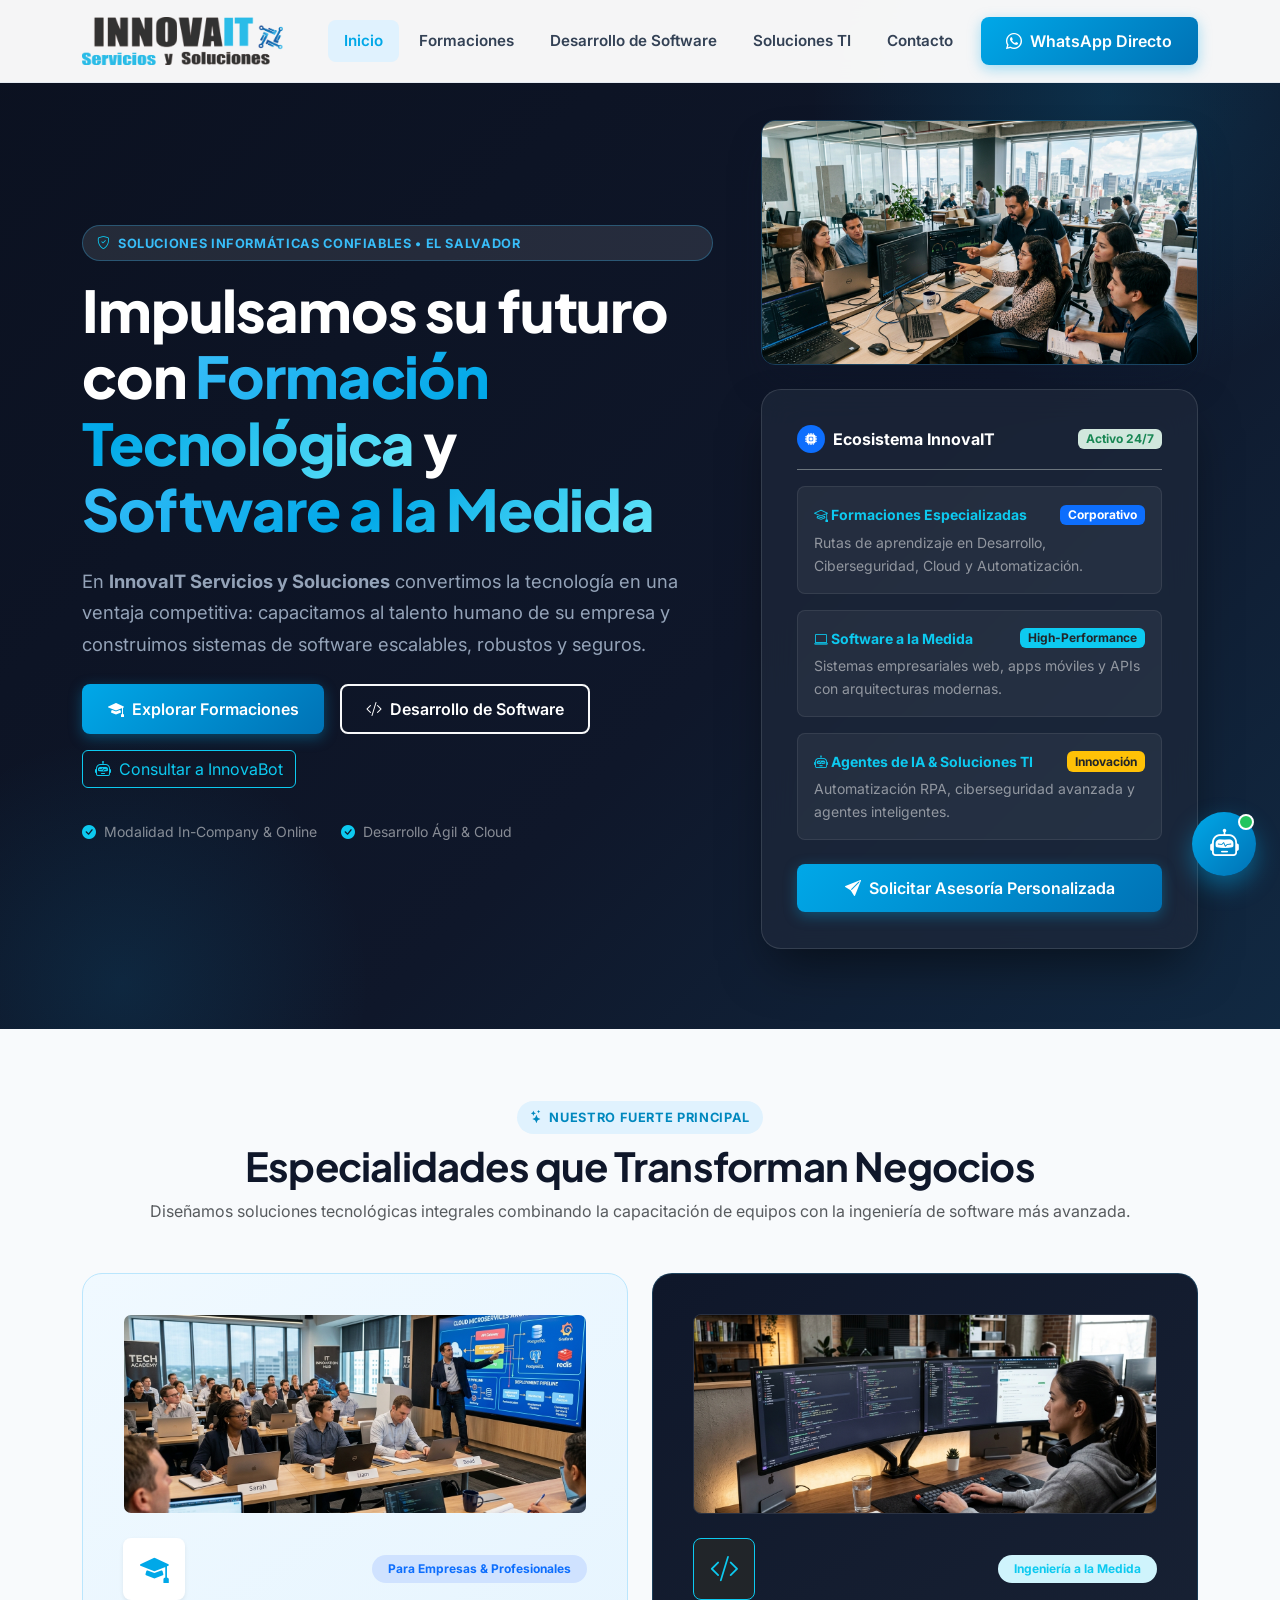
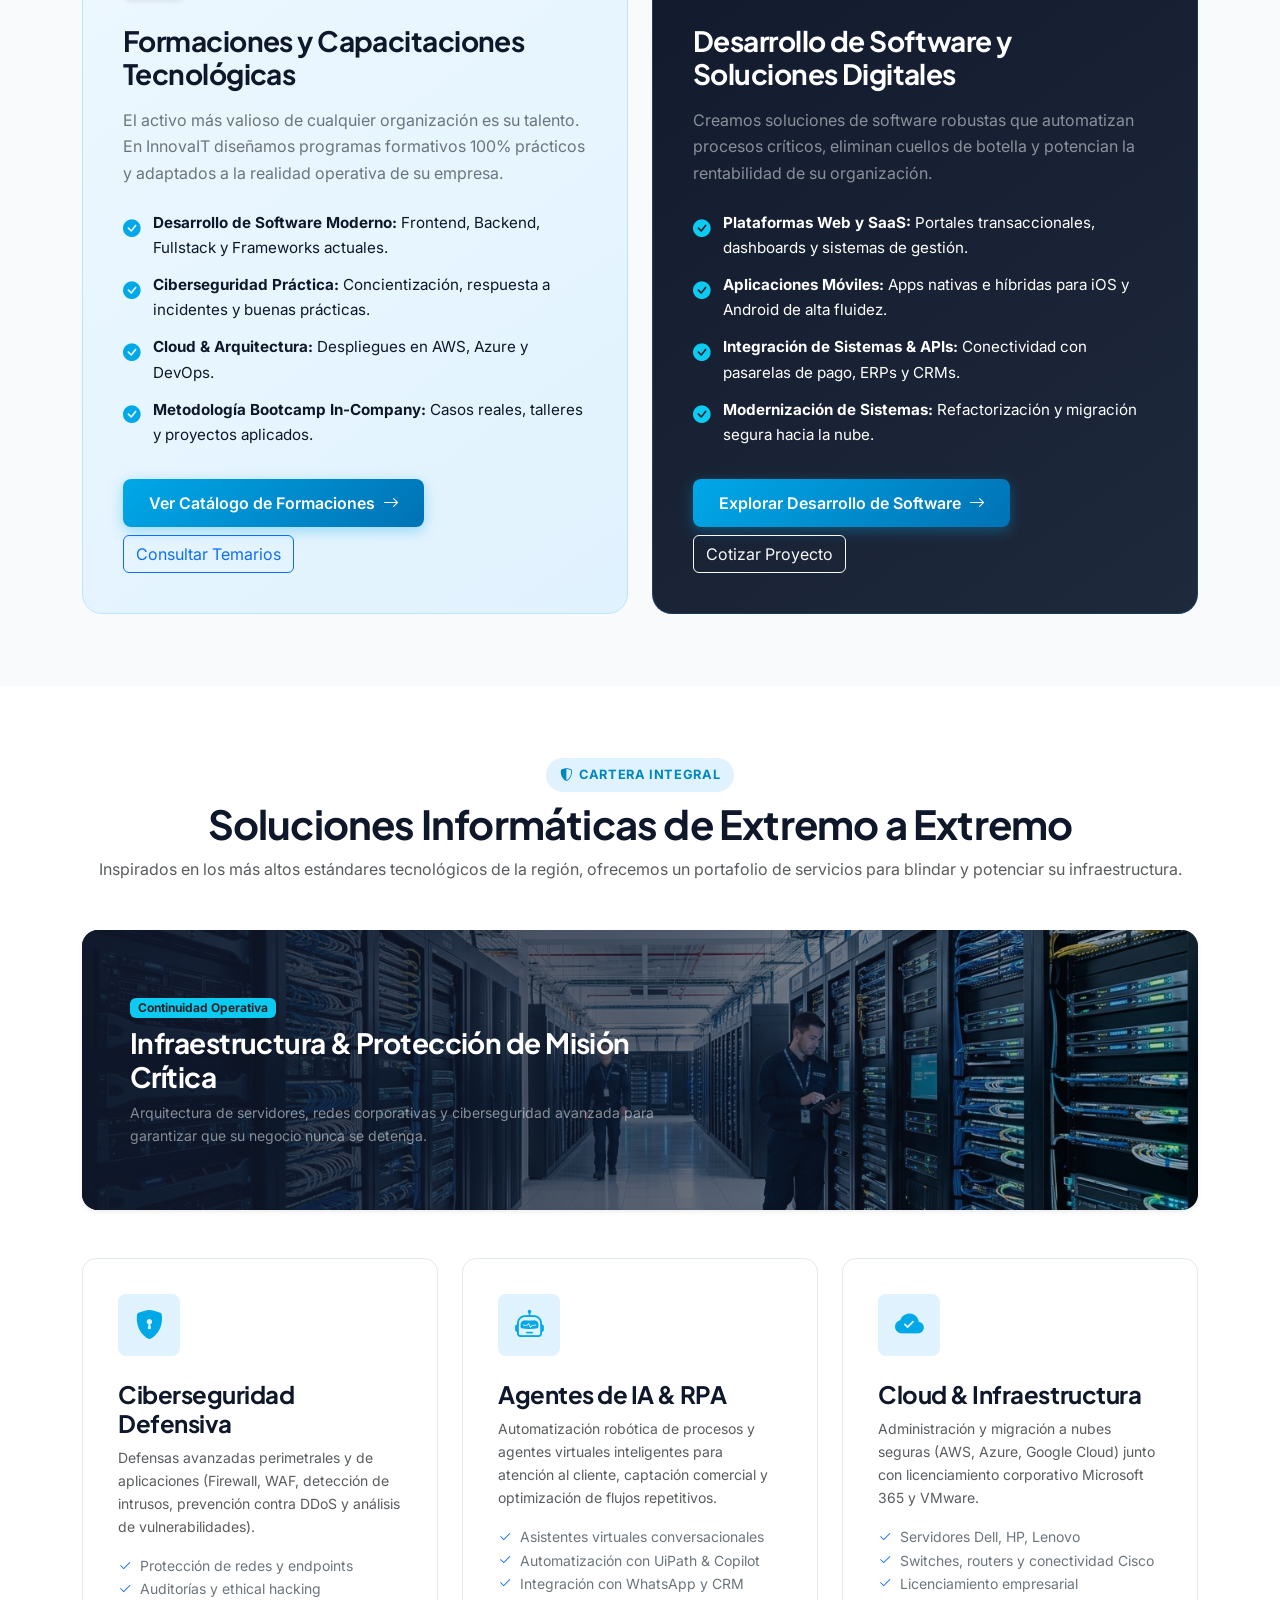
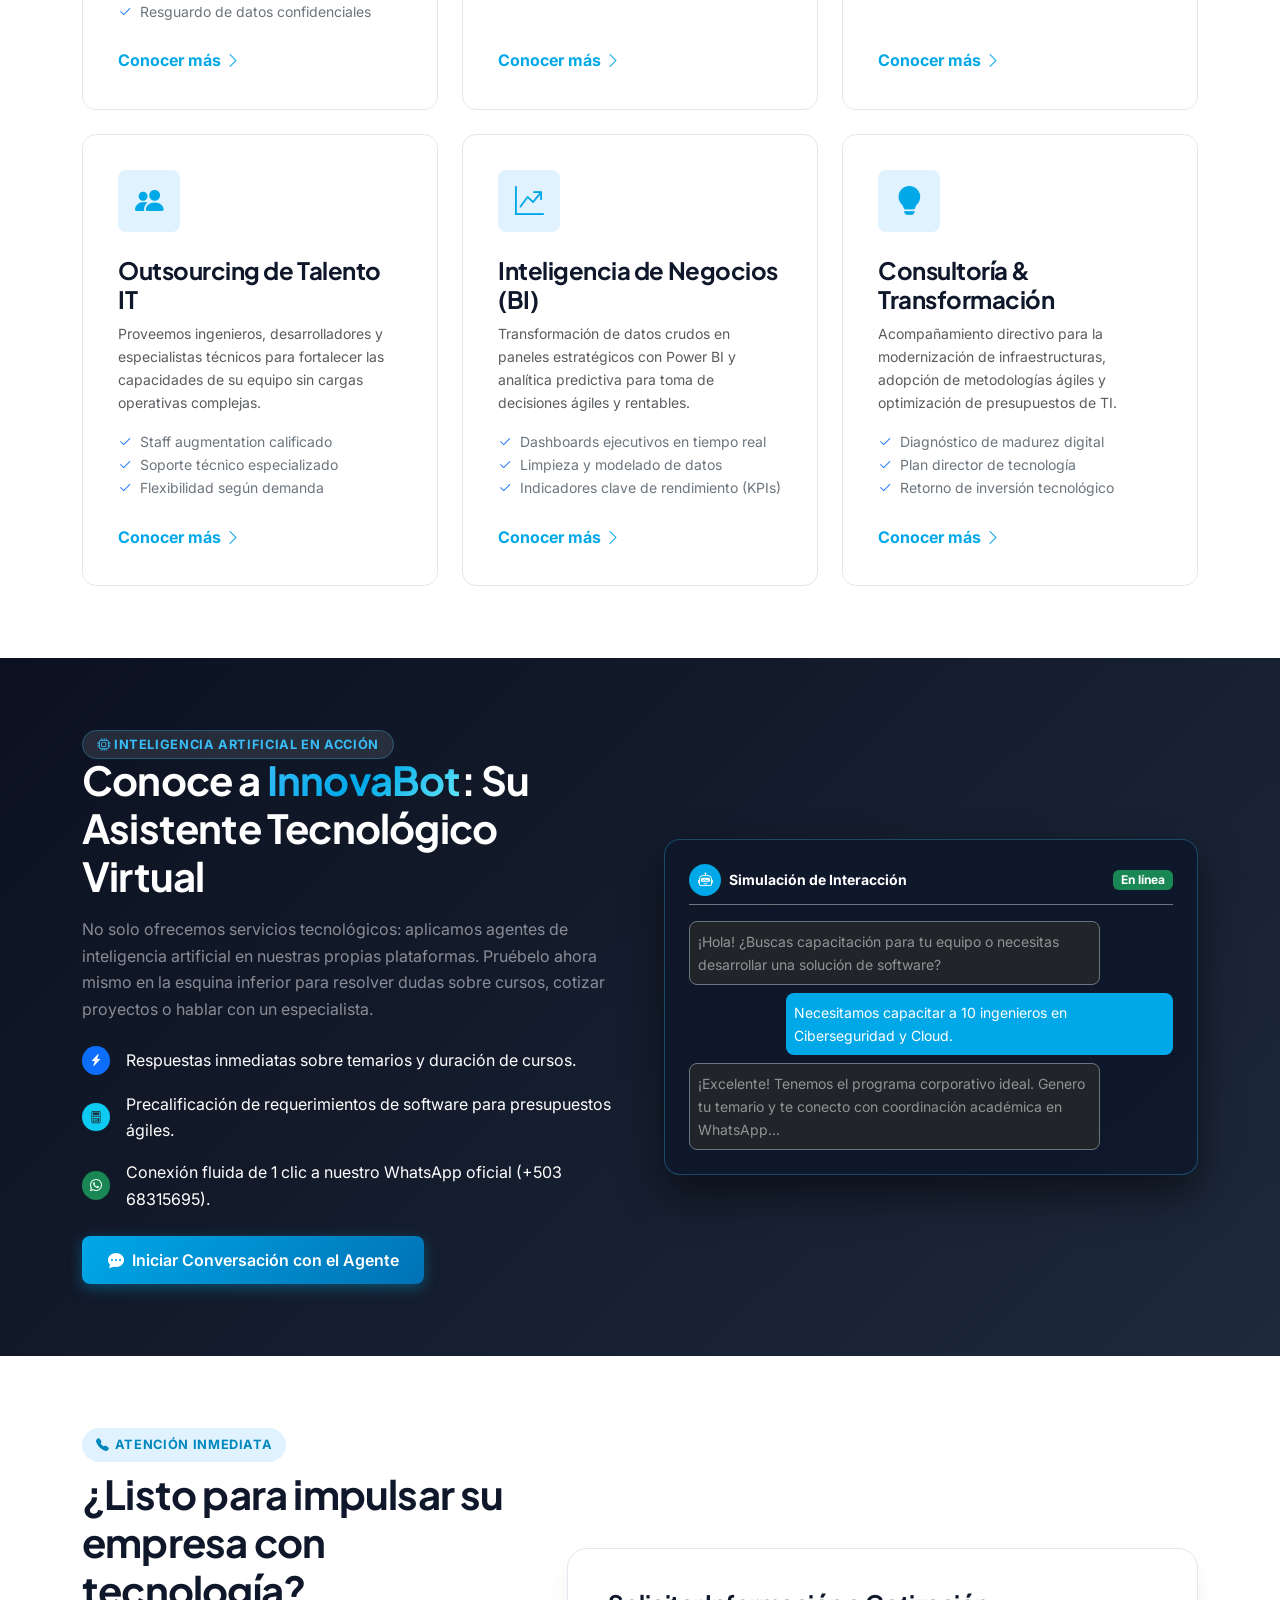
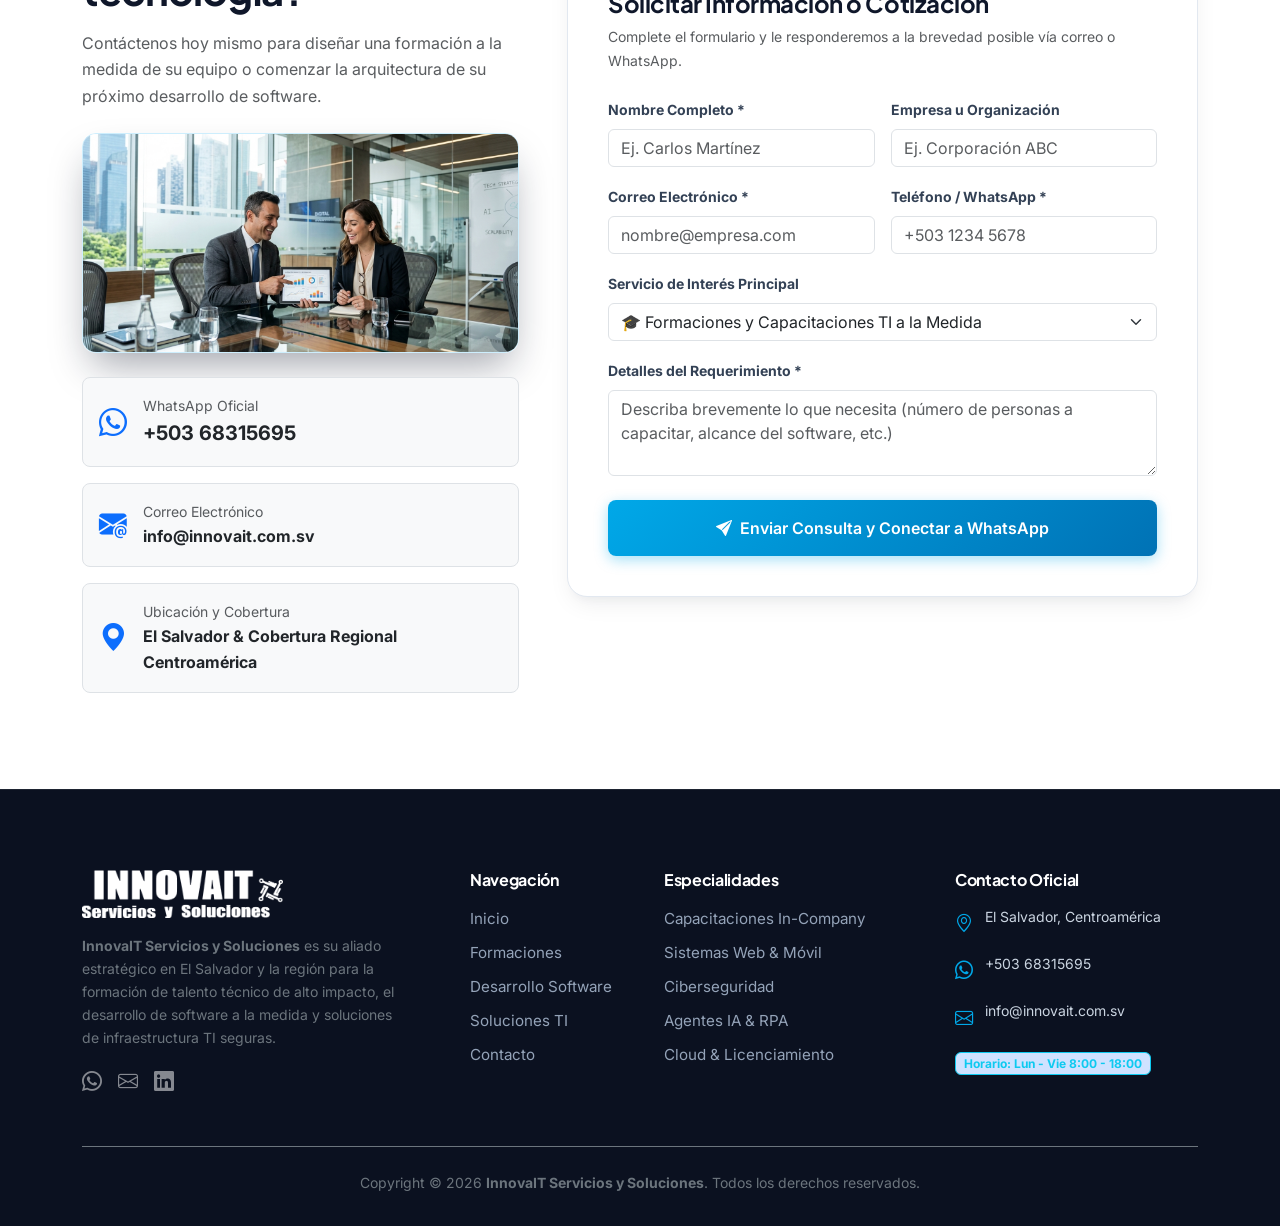
<file: index.html>
<!DOCTYPE html>
<html lang="es">
<head>
  <meta charset="UTF-8">
  <meta name="viewport" content="width=device-width, initial-scale=1.0">
  <meta name="description" content="InnovaIT Servicios y Soluciones - Especialistas en Formaciones Tecnológicas a la Medida, Desarrollo de Software, Ciberseguridad y Agentes de IA en El Salvador y Centroamérica.">
  <meta name="keywords" content="InnovaIT, desarrollo de software El Salvador, formaciones empresariales, capacitaciones tecnologia, ciberseguridad, agentes de IA, soluciones informaticas">
  <title>InnovaIT Servicios y Soluciones | Formaciones & Desarrollo de Software</title>

  <!-- Google Fonts: Inter & Plus Jakarta Sans -->
  <link rel="preconnect" href="https://fonts.googleapis.com">
  <link rel="preconnect" href="https://fonts.gstatic.com" crossorigin>
  <link href="https://fonts.googleapis.com/css2?family=Inter:wght@400;500;600;700&family=Plus+Jakarta+Sans:wght@600;700;800&display=swap" rel="stylesheet">

  <!-- Bootstrap 5.3 CSS -->
  <link href="https://cdn.jsdelivr.net/npm/bootstrap@5.3.3/dist/css/bootstrap.min.css" rel="stylesheet" integrity="sha384-QWTKZyjpPEjISv5WaRU9OFeRpok6YctnYmDr5pNlyT2bRjXh0JMhjY6hW+ALEwIH" crossorigin="anonymous">
  <!-- Bootstrap Icons -->
  <link rel="stylesheet" href="https://cdn.jsdelivr.net/npm/bootstrap-icons@1.11.3/font/bootstrap-icons.min.css">

  <!-- Custom CSS -->
  <link rel="stylesheet" href="assets/css/style.css">
</head>
<body>

  <!-- ==========================================================================
       Navigation Bar
       ========================================================================== -->
  <nav class="navbar navbar-expand-lg site-navbar fixed-top">
    <div class="container">
      <a class="navbar-brand d-flex align-items-center" href="index.html">
        <img src="assets/img/logo-innovait.png" alt="InnovaIT Servicios y Soluciones" class="brand-logo-img">
      </a>
      <button class="navbar-toggler border-0" type="button" data-bs-toggle="collapse" data-bs-target="#navbarContent" aria-controls="navbarContent" aria-expanded="false" aria-label="Abrir navegación">
        <span class="navbar-toggler-icon"></span>
      </button>

      <div class="collapse navbar-collapse" id="navbarContent">
        <ul class="navbar-nav ms-auto align-items-lg-center gap-lg-1">
          <li class="nav-item">
            <a class="nav-link active" aria-current="page" href="index.html">Inicio</a>
          </li>
          <li class="nav-item">
            <a class="nav-link" href="formaciones.html">Formaciones</a>
          </li>
          <li class="nav-item">
            <a class="nav-link" href="desarrollo-software.html">Desarrollo de Software</a>
          </li>
          <li class="nav-item">
            <a class="nav-link" href="soluciones-ti.html">Soluciones TI</a>
          </li>
          <li class="nav-item">
            <a class="nav-link" href="contacto.html">Contacto</a>
          </li>
          <li class="nav-item ms-lg-2 mt-2 mt-lg-0">
            <a href="https://wa.me/50368315695?text=Hola%20InnovaIT%2C%20quisiera%20solicitar%20asesor%C3%ADa%20en%20sus%20servicios." target="_blank" rel="noopener noreferrer" class="btn btn-innova-primary">
              <i class="bi bi-whatsapp"></i> WhatsApp Directo
            </a>
          </li>
        </ul>
      </div>
    </div>
  </nav>

  <!-- ==========================================================================
       Hero Section
       ========================================================================== -->
  <header class="hero-wrapper">
    <div class="container position-relative" style="z-index: 2;">
      <div class="row align-items-center g-5 pt-4">
        <div class="col-lg-7">
          <div class="badge-innova-dark mb-3">
            <i class="bi bi-shield-check text-info me-1"></i> Soluciones Informáticas Confiables • El Salvador
          </div>
          <h1 class="hero-title mb-4">
            Impulsamos su futuro con <span class="text-gradient-cyan">Formación Tecnológica</span> y <span class="text-gradient-cyan">Software a la Medida</span>
          </h1>
          <p class="hero-subtitle mb-4">
            En <strong>InnovaIT Servicios y Soluciones</strong> convertimos la tecnología en una ventaja competitiva: capacitamos al talento humano de su empresa y construimos sistemas de software escalables, robustos y seguros.
          </p>
          <div class="d-flex flex-wrap gap-3 mb-4">
            <a href="formaciones.html" class="btn btn-innova-primary">
              <i class="bi bi-mortarboard-fill"></i> Explorar Formaciones
            </a>
            <a href="desarrollo-software.html" class="btn btn-innova-outline text-white border-light">
              <i class="bi bi-code-slash"></i> Desarrollo de Software
            </a>
            <button onclick="window.openInnovaBot()" class="btn btn-outline-info d-inline-flex align-items-center gap-2">
              <i class="bi bi-robot"></i> Consultar a InnovaBot
            </button>
          </div>
          <div class="d-flex align-items-center gap-4 pt-2 text-white-50 small">
            <div><i class="bi bi-check-circle-fill text-info me-1"></i> Modalidad In-Company & Online</div>
            <div><i class="bi bi-check-circle-fill text-info me-1"></i> Desarrollo Ágil & Cloud</div>
          </div>
        </div>

        <div class="col-lg-5">
          <div class="position-relative">
            <img src="assets/img/hero-tech-team.jpg" alt="Equipo de Ingeniería y Desarrollo InnovaIT" class="img-tech-frame mb-4">
            <div class="hero-card">
              <div class="d-flex align-items-center justify-content-between mb-3 border-bottom border-secondary pb-3">
                <div class="d-flex align-items-center gap-2">
                  <span class="badge bg-primary p-2 rounded-circle"><i class="bi bi-cpu-fill"></i></span>
                  <span class="fw-bold text-white">Ecosistema InnovaIT</span>
                </div>
                <span class="badge bg-success-subtle text-success">Activo 24/7</span>
              </div>

              <div class="mb-3 p-3 rounded-3" style="background: rgba(255,255,255,0.05); border: 1px solid rgba(255,255,255,0.08);">
                <div class="d-flex justify-content-between align-items-center mb-1">
                  <span class="text-info fw-bold small"><i class="bi bi-mortarboard"></i> Formaciones Especializadas</span>
                  <span class="badge bg-primary">Corporativo</span>
                </div>
                <p class="text-white-50 small mb-0">Rutas de aprendizaje en Desarrollo, Ciberseguridad, Cloud y Automatización.</p>
              </div>

              <div class="mb-3 p-3 rounded-3" style="background: rgba(255,255,255,0.05); border: 1px solid rgba(255,255,255,0.08);">
                <div class="d-flex justify-content-between align-items-center mb-1">
                  <span class="text-info fw-bold small"><i class="bi bi-laptop"></i> Software a la Medida</span>
                  <span class="badge bg-info text-dark">High-Performance</span>
                </div>
                <p class="text-white-50 small mb-0">Sistemas empresariales web, apps móviles y APIs con arquitecturas modernas.</p>
              </div>

              <div class="p-3 rounded-3" style="background: rgba(255,255,255,0.05); border: 1px solid rgba(255,255,255,0.08);">
                <div class="d-flex justify-content-between align-items-center mb-1">
                  <span class="text-info fw-bold small"><i class="bi bi-robot"></i> Agentes de IA & Soluciones TI</span>
                  <span class="badge bg-warning text-dark">Innovación</span>
                </div>
                <p class="text-white-50 small mb-0">Automatización RPA, ciberseguridad avanzada y agentes inteligentes.</p>
              </div>

              <div class="mt-4 text-center">
                <a href="contacto.html" class="btn btn-innova-primary w-100">
                  <i class="bi bi-send-fill"></i> Solicitar Asesoría Personalizada
                </a>
              </div>
            </div>
          </div>
        </div>
      </div>
    </div>
  </header>

  <!-- ==========================================================================
       Dual Core Pillars: Formaciones & Desarrollo de Software
       ========================================================================== -->
  <section class="py-5" style="background-color: #f8fafc;">
    <div class="container py-4">
      <div class="text-center max-w-700 mx-auto mb-5">
        <span class="badge-innova mb-2"><i class="bi bi-stars"></i> Nuestro Fuerte Principal</span>
        <h2 class="display-6 fw-bold">Especialidades que Transforman Negocios</h2>
        <p class="text-muted">Diseñamos soluciones tecnológicas integrales combinando la capacitación de equipos con la ingeniería de software más avanzada.</p>
      </div>

      <div class="row g-4">
        <!-- Pillar 1: Formaciones -->
        <div class="col-lg-6">
          <div class="pillar-highlight-card pillar-training">
            <img src="assets/img/training-classroom.jpg" alt="Capacitaciones Tecnológicas In-Company InnovaIT" class="pillar-img-header">
            <div class="d-flex align-items-center justify-content-between mb-4">
              <div class="service-icon-box bg-white text-primary shadow-sm mb-0">
                <i class="bi bi-mortarboard-fill" style="color: #00a8e8;"></i>
              </div>
              <span class="badge bg-primary-subtle text-primary fw-bold px-3 py-2 rounded-pill">Para Empresas & Profesionales</span>
            </div>
            <h3 class="fw-bold mb-3">Formaciones y Capacitaciones Tecnológicas</h3>
            <p class="text-secondary mb-4">
              El activo más valioso de cualquier organización es su talento. En InnovaIT diseñamos programas formativos 100% prácticos y adaptados a la realidad operativa de su empresa.
            </p>
            <div class="mb-4">
              <div class="check-item"><i class="bi bi-check-circle-fill"></i> <span><strong>Desarrollo de Software Moderno:</strong> Frontend, Backend, Fullstack y Frameworks actuales.</span></div>
              <div class="check-item"><i class="bi bi-check-circle-fill"></i> <span><strong>Ciberseguridad Práctica:</strong> Concientización, respuesta a incidentes y buenas prácticas.</span></div>
              <div class="check-item"><i class="bi bi-check-circle-fill"></i> <span><strong>Cloud & Arquitectura:</strong> Despliegues en AWS, Azure y DevOps.</span></div>
              <div class="check-item"><i class="bi bi-check-circle-fill"></i> <span><strong>Metodología Bootcamp In-Company:</strong> Casos reales, talleres y proyectos aplicados.</span></div>
            </div>
            <div class="d-flex flex-wrap gap-2 pt-2">
              <a href="formaciones.html" class="btn btn-innova-primary">
                Ver Catálogo de Formaciones <i class="bi bi-arrow-right"></i>
              </a>
              <button onclick="window.openInnovaBot('training')" class="btn btn-outline-primary">
                Consultar Temarios
              </button>
            </div>
          </div>
        </div>

        <!-- Pillar 2: Desarrollo de Software -->
        <div class="col-lg-6">
          <div class="pillar-highlight-card pillar-software">
            <img src="assets/img/software-development.jpg" alt="Desarrollo de Software a la Medida InnovaIT" class="pillar-img-header">
            <div class="d-flex align-items-center justify-content-between mb-4">
              <div class="service-icon-box bg-dark text-info border border-info mb-0">
                <i class="bi bi-code-slash text-info"></i>
              </div>
              <span class="badge bg-info-subtle text-info fw-bold px-3 py-2 rounded-pill">Ingeniería a la Medida</span>
            </div>
            <h3 class="fw-bold mb-3 text-white">Desarrollo de Software y Soluciones Digitales</h3>
            <p class="text-white-50 mb-4">
              Creamos soluciones de software robustas que automatizan procesos críticos, eliminan cuellos de botella y potencian la rentabilidad de su organización.
            </p>
            <div class="mb-4">
              <div class="check-item"><i class="bi bi-check-circle-fill text-info"></i> <span class="text-white"><strong>Plataformas Web y SaaS:</strong> Portales transaccionales, dashboards y sistemas de gestión.</span></div>
              <div class="check-item"><i class="bi bi-check-circle-fill text-info"></i> <span class="text-white"><strong>Aplicaciones Móviles:</strong> Apps nativas e híbridas para iOS y Android de alta fluidez.</span></div>
              <div class="check-item"><i class="bi bi-check-circle-fill text-info"></i> <span class="text-white"><strong>Integración de Sistemas & APIs:</strong> Conectividad con pasarelas de pago, ERPs y CRMs.</span></div>
              <div class="check-item"><i class="bi bi-check-circle-fill text-info"></i> <span class="text-white"><strong>Modernización de Sistemas:</strong> Refactorización y migración segura hacia la nube.</span></div>
            </div>
            <div class="d-flex flex-wrap gap-2 pt-2">
              <a href="desarrollo-software.html" class="btn btn-innova-primary">
                Explorar Desarrollo de Software <i class="bi bi-arrow-right"></i>
              </a>
              <button onclick="window.openInnovaBot('software')" class="btn btn-outline-light">
                Cotizar Proyecto
              </button>
            </div>
          </div>
        </div>
      </div>
    </div>
  </section>

  <!-- ==========================================================================
       Soluciones TI Complementarias (Estilo Setesa)
       ========================================================================== -->
  <section class="py-5">
    <div class="container py-4">
      <div class="text-center max-w-700 mx-auto mb-5">
        <span class="badge-innova mb-2"><i class="bi bi-shield-shaded"></i> Cartera Integral</span>
        <h2 class="display-6 fw-bold">Soluciones Informáticas de Extremo a Extremo</h2>
        <p class="text-muted">Inspirados en los más altos estándares tecnológicos de la región, ofrecemos un portafolio de servicios para blindar y potenciar su infraestructura.</p>
      </div>

      <!-- Banner Visual de Infraestructura y Ciberseguridad -->
      <div class="row mb-5">
        <div class="col-12">
          <div class="position-relative rounded-4 overflow-hidden shadow-sm" style="max-height: 280px;">
            <img src="assets/img/cyber-datacenter.jpg" alt="Infraestructura y Centro de Datos Corporativo" class="w-100" style="height: 280px; object-fit: cover;">
            <div class="position-absolute top-0 start-0 w-100 h-100 d-flex align-items-center" style="background: linear-gradient(90deg, rgba(15,23,42,0.92) 0%, rgba(15,23,42,0.6) 60%, rgba(0,0,0,0.2) 100%);">
              <div class="p-4 p-md-5 text-white" style="max-width: 650px;">
                <span class="badge bg-info text-dark fw-bold mb-2">Continuidad Operativa</span>
                <h3 class="fw-bold mb-2 text-white">Infraestructura & Protección de Misión Crítica</h3>
                <p class="text-white-50 small mb-0">Arquitectura de servidores, redes corporativas y ciberseguridad avanzada para garantizar que su negocio nunca se detenga.</p>
              </div>
            </div>
          </div>
        </div>
      </div>

      <div class="row g-4">
        <!-- Servicio 1: Ciberseguridad -->
        <div class="col-md-6 col-lg-4">
          <div class="card-service">
            <div class="service-icon-box">
              <i class="bi bi-shield-lock-fill"></i>
            </div>
            <h4 class="fw-bold mb-2">Ciberseguridad Defensiva</h4>
            <p class="text-muted small mb-3">
              Defensas avanzadas perimetrales y de aplicaciones (Firewall, WAF, detección de intrusos, prevención contra DDoS y análisis de vulnerabilidades).
            </p>
            <ul class="list-unstyled small text-secondary mb-4">
              <li><i class="bi bi-check2 text-primary me-1"></i> Protección de redes y endpoints</li>
              <li><i class="bi bi-check2 text-primary me-1"></i> Auditorías y ethical hacking</li>
              <li><i class="bi bi-check2 text-primary me-1"></i> Resguardo de datos confidenciales</li>
            </ul>
            <a href="soluciones-ti.html#ciberseguridad" class="mt-auto fw-bold text-decoration-none" style="color: #00a8e8;">
              Conocer más <i class="bi bi-chevron-right"></i>
            </a>
          </div>
        </div>

        <!-- Servicio 2: Agentes IA & RPA -->
        <div class="col-md-6 col-lg-4">
          <div class="card-service">
            <div class="service-icon-box">
              <i class="bi bi-robot"></i>
            </div>
            <h4 class="fw-bold mb-2">Agentes de IA & RPA</h4>
            <p class="text-muted small mb-3">
              Automatización robótica de procesos y agentes virtuales inteligentes para atención al cliente, captación comercial y optimización de flujos repetitivos.
            </p>
            <ul class="list-unstyled small text-secondary mb-4">
              <li><i class="bi bi-check2 text-primary me-1"></i> Asistentes virtuales conversacionales</li>
              <li><i class="bi bi-check2 text-primary me-1"></i> Automatización con UiPath & Copilot</li>
              <li><i class="bi bi-check2 text-primary me-1"></i> Integración con WhatsApp y CRM</li>
            </ul>
            <a href="soluciones-ti.html#ia-rpa" class="mt-auto fw-bold text-decoration-none" style="color: #00a8e8;">
              Conocer más <i class="bi bi-chevron-right"></i>
            </a>
          </div>
        </div>

        <!-- Servicio 3: Cloud & Infraestructura -->
        <div class="col-md-6 col-lg-4">
          <div class="card-service">
            <div class="service-icon-box">
              <i class="bi bi-cloud-check-fill"></i>
            </div>
            <h4 class="fw-bold mb-2">Cloud & Infraestructura</h4>
            <p class="text-muted small mb-3">
              Administración y migración a nubes seguras (AWS, Azure, Google Cloud) junto con licenciamiento corporativo Microsoft 365 y VMware.
            </p>
            <ul class="list-unstyled small text-secondary mb-4">
              <li><i class="bi bi-check2 text-primary me-1"></i> Servidores Dell, HP, Lenovo</li>
              <li><i class="bi bi-check2 text-primary me-1"></i> Switches, routers y conectividad Cisco</li>
              <li><i class="bi bi-check2 text-primary me-1"></i> Licenciamiento empresarial</li>
            </ul>
            <a href="soluciones-ti.html#infraestructura" class="mt-auto fw-bold text-decoration-none" style="color: #00a8e8;">
              Conocer más <i class="bi bi-chevron-right"></i>
            </a>
          </div>
        </div>

        <!-- Servicio 4: Outsourcing IT -->
        <div class="col-md-6 col-lg-4">
          <div class="card-service">
            <div class="service-icon-box">
              <i class="bi bi-people-fill"></i>
            </div>
            <h4 class="fw-bold mb-2">Outsourcing de Talento IT</h4>
            <p class="text-muted small mb-3">
              Proveemos ingenieros, desarrolladores y especialistas técnicos para fortalecer las capacidades de su equipo sin cargas operativas complejas.
            </p>
            <ul class="list-unstyled small text-secondary mb-4">
              <li><i class="bi bi-check2 text-primary me-1"></i> Staff augmentation calificado</li>
              <li><i class="bi bi-check2 text-primary me-1"></i> Soporte técnico especializado</li>
              <li><i class="bi bi-check2 text-primary me-1"></i> Flexibilidad según demanda</li>
            </ul>
            <a href="soluciones-ti.html#outsourcing" class="mt-auto fw-bold text-decoration-none" style="color: #00a8e8;">
              Conocer más <i class="bi bi-chevron-right"></i>
            </a>
          </div>
        </div>

        <!-- Servicio 5: Inteligencia de Negocios (BI) -->
        <div class="col-md-6 col-lg-4">
          <div class="card-service">
            <div class="service-icon-box">
              <i class="bi bi-graph-up-arrow"></i>
            </div>
            <h4 class="fw-bold mb-2">Inteligencia de Negocios (BI)</h4>
            <p class="text-muted small mb-3">
              Transformación de datos crudos en paneles estratégicos con Power BI y analítica predictiva para toma de decisiones ágiles y rentables.
            </p>
            <ul class="list-unstyled small text-secondary mb-4">
              <li><i class="bi bi-check2 text-primary me-1"></i> Dashboards ejecutivos en tiempo real</li>
              <li><i class="bi bi-check2 text-primary me-1"></i> Limpieza y modelado de datos</li>
              <li><i class="bi bi-check2 text-primary me-1"></i> Indicadores clave de rendimiento (KPIs)</li>
            </ul>
            <a href="soluciones-ti.html#bi" class="mt-auto fw-bold text-decoration-none" style="color: #00a8e8;">
              Conocer más <i class="bi bi-chevron-right"></i>
            </a>
          </div>
        </div>

        <!-- Servicio 6: Consultoría Estratégica -->
        <div class="col-md-6 col-lg-4">
          <div class="card-service">
            <div class="service-icon-box">
              <i class="bi bi-lightbulb-fill"></i>
            </div>
            <h4 class="fw-bold mb-2">Consultoría & Transformación</h4>
            <p class="text-muted small mb-3">
              Acompañamiento directivo para la modernización de infraestructuras, adopción de metodologías ágiles y optimización de presupuestos de TI.
            </p>
            <ul class="list-unstyled small text-secondary mb-4">
              <li><i class="bi bi-check2 text-primary me-1"></i> Diagnóstico de madurez digital</li>
              <li><i class="bi bi-check2 text-primary me-1"></i> Plan director de tecnología</li>
              <li><i class="bi bi-check2 text-primary me-1"></i> Retorno de inversión tecnológico</li>
            </ul>
            <a href="soluciones-ti.html" class="mt-auto fw-bold text-decoration-none" style="color: #00a8e8;">
              Conocer más <i class="bi bi-chevron-right"></i>
            </a>
          </div>
        </div>
      </div>
    </div>
  </section>

  <!-- ==========================================================================
       AI Agent Feature Banner: InnovaBot
       ========================================================================== -->
  <section class="py-5" style="background: linear-gradient(135deg, #0b1120 0%, #1e293b 100%); color: #ffffff;">
    <div class="container py-4">
      <div class="row align-items-center g-5">
        <div class="col-lg-6">
          <span class="badge-innova-dark mb-3"><i class="bi bi-cpu"></i> Inteligencia Artificial en Acción</span>
          <h2 class="display-6 fw-bold text-white mb-3">
            Conoce a <span class="text-gradient-cyan">InnovaBot</span>: Su Asistente Tecnológico Virtual
          </h2>
          <p class="text-white-50 mb-4">
            No solo ofrecemos servicios tecnológicos: aplicamos agentes de inteligencia artificial en nuestras propias plataformas. Pruébelo ahora mismo en la esquina inferior para resolver dudas sobre cursos, cotizar proyectos o hablar con un especialista.
          </p>
          <div class="d-flex flex-column gap-3 mb-4">
            <div class="d-flex align-items-center gap-3">
              <span class="badge bg-primary p-2 rounded-circle"><i class="bi bi-lightning-charge-fill"></i></span>
              <span>Respuestas inmediatas sobre temarios y duración de cursos.</span>
            </div>
            <div class="d-flex align-items-center gap-3">
              <span class="badge bg-info text-dark p-2 rounded-circle"><i class="bi bi-calculator"></i></span>
              <span>Precalificación de requerimientos de software para presupuestos ágiles.</span>
            </div>
            <div class="d-flex align-items-center gap-3">
              <span class="badge bg-success p-2 rounded-circle"><i class="bi bi-whatsapp"></i></span>
              <span>Conexión fluida de 1 clic a nuestro WhatsApp oficial (+503 68315695).</span>
            </div>
          </div>
          <button onclick="window.openInnovaBot()" class="btn btn-innova-primary">
            <i class="bi bi-chat-dots-fill"></i> Iniciar Conversación con el Agente
          </button>
        </div>

        <div class="col-lg-6">
          <div class="p-4 rounded-4" style="background: rgba(15, 23, 42, 0.85); border: 1px solid rgba(56, 189, 248, 0.3); box-shadow: 0 20px 40px rgba(0,0,0,0.5);">
            <div class="d-flex align-items-center justify-content-between mb-3 border-bottom border-secondary pb-2">
              <div class="d-flex align-items-center gap-2">
                <div class="chat-avatar" style="width: 32px; height: 32px; font-size: 0.9rem;"><i class="bi bi-robot"></i></div>
                <span class="fw-bold text-white small">Simulación de Interacción</span>
              </div>
              <span class="badge bg-success text-white small">En línea</span>
            </div>
            <div class="d-flex flex-column gap-2 small">
              <div class="p-2 rounded-3 bg-dark border border-secondary text-white-50" style="max-width: 85%;">
                ¡Hola! ¿Buscas capacitación para tu equipo o necesitas desarrollar una solución de software?
              </div>
              <div class="p-2 rounded-3 text-white align-self-end" style="background-color: #00a8e8; max-width: 80%;">
                Necesitamos capacitar a 10 ingenieros en Ciberseguridad y Cloud.
              </div>
              <div class="p-2 rounded-3 bg-dark border border-secondary text-white-50" style="max-width: 85%;">
                ¡Excelente! Tenemos el programa corporativo ideal. Genero tu temario y te conecto con coordinación académica en WhatsApp...
              </div>
            </div>
          </div>
        </div>
      </div>
    </div>
  </section>

  <!-- ==========================================================================
       Quick Contact & Lead Form
       ========================================================================== -->
  <section class="py-5" style="background-color: #ffffff;" id="contacto-rapido">
    <div class="container py-4">
      <div class="row g-5 align-items-center">
        <div class="col-lg-5">
          <span class="badge-innova mb-2"><i class="bi bi-telephone-fill"></i> Atención Inmediata</span>
          <h2 class="display-6 fw-bold mb-3">¿Listo para impulsar su empresa con tecnología?</h2>
          <p class="text-muted mb-4">
            Contáctenos hoy mismo para diseñar una formación a la medida de su equipo o comenzar la arquitectura de su próximo desarrollo de software.
          </p>

          <img src="assets/img/it-consulting.jpg" alt="Consultores de Tecnología InnovaIT" class="img-tech-frame mb-4" style="height: 220px; object-fit: cover;">

          <div class="d-flex flex-column gap-3 mb-4">
            <div class="d-flex align-items-center gap-3 p-3 rounded-3 bg-light border">
              <div class="fs-3 text-primary"><i class="bi bi-whatsapp"></i></div>
              <div>
                <small class="text-muted d-block">WhatsApp Oficial</small>
                <a href="https://wa.me/50368315695" class="fw-bold text-dark text-decoration-none fs-5">+503 68315695</a>
              </div>
            </div>

            <div class="d-flex align-items-center gap-3 p-3 rounded-3 bg-light border">
              <div class="fs-3 text-primary"><i class="bi bi-envelope-at-fill"></i></div>
              <div>
                <small class="text-muted d-block">Correo Electrónico</small>
                <a href="mailto:info@innovait.com.sv" class="fw-bold text-dark text-decoration-none">info@innovait.com.sv</a>
              </div>
            </div>

            <div class="d-flex align-items-center gap-3 p-3 rounded-3 bg-light border">
              <div class="fs-3 text-primary"><i class="bi bi-geo-alt-fill"></i></div>
              <div>
                <small class="text-muted d-block">Ubicación y Cobertura</small>
                <span class="fw-bold text-dark">El Salvador & Cobertura Regional Centroamérica</span>
              </div>
            </div>
          </div>
        </div>

        <div class="col-lg-7">
          <div class="calc-card">
            <h4 class="fw-bold mb-2">Solicitar Información o Cotización</h4>
            <p class="text-muted small mb-4">Complete el formulario y le responderemos a la brevedad posible vía correo o WhatsApp.</p>

            <div id="contactSuccessAlert" class="d-none mb-3"></div>

            <form id="mainContactForm">
              <div class="row g-3">
                <div class="col-md-6">
                  <label for="contactName" class="form-label small fw-bold">Nombre Completo *</label>
                  <input type="text" class="form-control" id="contactName" placeholder="Ej. Carlos Martínez" required>
                </div>
                <div class="col-md-6">
                  <label for="contactCompany" class="form-label small fw-bold">Empresa u Organización</label>
                  <input type="text" class="form-control" id="contactCompany" placeholder="Ej. Corporación ABC">
                </div>
                <div class="col-md-6">
                  <label for="contactEmail" class="form-label small fw-bold">Correo Electrónico *</label>
                  <input type="email" class="form-control" id="contactEmail" placeholder="nombre@empresa.com" required>
                </div>
                <div class="col-md-6">
                  <label for="contactPhone" class="form-label small fw-bold">Teléfono / WhatsApp *</label>
                  <input type="tel" class="form-control" id="contactPhone" placeholder="+503 1234 5678" required>
                </div>
                <div class="col-12">
                  <label for="contactService" class="form-label small fw-bold">Servicio de Interés Principal</label>
                  <select class="form-select" id="contactService">
                    <option value="Formaciones y Capacitaciones TI">🎓 Formaciones y Capacitaciones TI a la Medida</option>
                    <option value="Desarrollo de Software a la Medida">💻 Desarrollo de Software a la Medida</option>
                    <option value="Ciberseguridad y Protección de Redes">🛡️ Ciberseguridad y Protección de Redes</option>
                    <option value="Agentes de IA y Automatización">🤖 Agentes de IA & Automatización de Procesos</option>
                    <option value="Infraestructura Cloud y Licenciamiento">☁️ Infraestructura Cloud & Licenciamiento</option>
                    <option value="Outsourcing de Personal IT">👥 Outsourcing de Personal IT</option>
                    <option value="Otro Requerimiento">Otro Requerimiento</option>
                  </select>
                </div>
                <div class="col-12">
                  <label for="contactMessage" class="form-label small fw-bold">Detalles del Requerimiento *</label>
                  <textarea class="form-control" id="contactMessage" rows="3" placeholder="Describa brevemente lo que necesita (número de personas a capacitar, alcance del software, etc.)" required></textarea>
                </div>
                <div class="col-12 mt-4">
                  <button type="submit" class="btn btn-innova-primary w-100 py-3">
                    <i class="bi bi-send-fill"></i> Enviar Consulta y Conectar a WhatsApp
                  </button>
                </div>
              </div>
            </form>
          </div>
        </div>
      </div>
    </div>
  </section>

  <!-- ==========================================================================
       Footer
       ========================================================================== -->
  <footer class="site-footer">
    <div class="container">
      <div class="row g-5 mb-5">
        <div class="col-lg-4">
          <img src="assets/img/logo-innovait.png" alt="InnovaIT Logo" class="footer-brand-logo mb-3">
          <p class="text-secondary small pe-lg-4">
            <strong>InnovaIT Servicios y Soluciones</strong> es su aliado estratégico en El Salvador y la región para la formación de talento técnico de alto impacto, el desarrollo de software a la medida y soluciones de infraestructura TI seguras.
          </p>
          <div class="d-flex gap-3 text-white fs-5 mt-3">
            <a href="https://wa.me/50368315695" class="text-white-50 text-decoration-none hover-cyan" title="WhatsApp"><i class="bi bi-whatsapp"></i></a>
            <a href="mailto:info@innovait.com.sv" class="text-white-50 text-decoration-none hover-cyan" title="Correo"><i class="bi bi-envelope"></i></a>
            <a href="#" class="text-white-50 text-decoration-none hover-cyan" title="LinkedIn"><i class="bi bi-linkedin"></i></a>
          </div>
        </div>

        <div class="col-sm-6 col-lg-2">
          <h6 class="text-white fw-bold mb-3">Navegación</h6>
          <ul class="list-unstyled">
            <li><a href="index.html" class="footer-link">Inicio</a></li>
            <li><a href="formaciones.html" class="footer-link">Formaciones</a></li>
            <li><a href="desarrollo-software.html" class="footer-link">Desarrollo Software</a></li>
            <li><a href="soluciones-ti.html" class="footer-link">Soluciones TI</a></li>
            <li><a href="contacto.html" class="footer-link">Contacto</a></li>
          </ul>
        </div>

        <div class="col-sm-6 col-lg-3">
          <h6 class="text-white fw-bold mb-3">Especialidades</h6>
          <ul class="list-unstyled">
            <li><a href="formaciones.html" class="footer-link">Capacitaciones In-Company</a></li>
            <li><a href="desarrollo-software.html" class="footer-link">Sistemas Web & Móvil</a></li>
            <li><a href="soluciones-ti.html#ciberseguridad" class="footer-link">Ciberseguridad</a></li>
            <li><a href="soluciones-ti.html#ia-rpa" class="footer-link">Agentes IA & RPA</a></li>
            <li><a href="soluciones-ti.html#infraestructura" class="footer-link">Cloud & Licenciamiento</a></li>
          </ul>
        </div>

        <div class="col-lg-3">
          <h6 class="text-white fw-bold mb-3">Contacto Oficial</h6>
          <div class="footer-contact-item">
            <i class="bi bi-geo-alt"></i>
            <span class="small">El Salvador, Centroamérica</span>
          </div>
          <div class="footer-contact-item">
            <i class="bi bi-whatsapp"></i>
            <span class="small">+503 68315695</span>
          </div>
          <div class="footer-contact-item">
            <i class="bi bi-envelope"></i>
            <span class="small">info@innovait.com.sv</span>
          </div>
          <div class="mt-3">
            <span class="badge bg-primary-subtle text-info border border-info small">Horario: Lun - Vie 8:00 - 18:00</span>
          </div>
        </div>
      </div>

      <div class="border-top border-secondary pt-4 text-center small text-secondary">
        <p class="mb-0">
          Copyright &copy; 2026 <strong>InnovaIT Servicios y Soluciones</strong>. Todos los derechos reservados.
        </p>
      </div>
    </div>
  </footer>

  <!-- Bootstrap 5.3 JS Bundle -->
  <script src="https://cdn.jsdelivr.net/npm/bootstrap@5.3.3/dist/js/bootstrap.bundle.min.js" integrity="sha384-YvpcrYf0tY3lHB60NNkmXc5s9fDVZLESaAA55NDzOxhy9GkcIdslK1eN7N6jIeHz" crossorigin="anonymous"></script>
  <!-- Main Script -->
  <script src="assets/js/main.js"></script>
  <!-- AI Agent Chat Widget -->
  <script src="assets/js/agent-chat.js"></script>
</body>
</html>
</file>
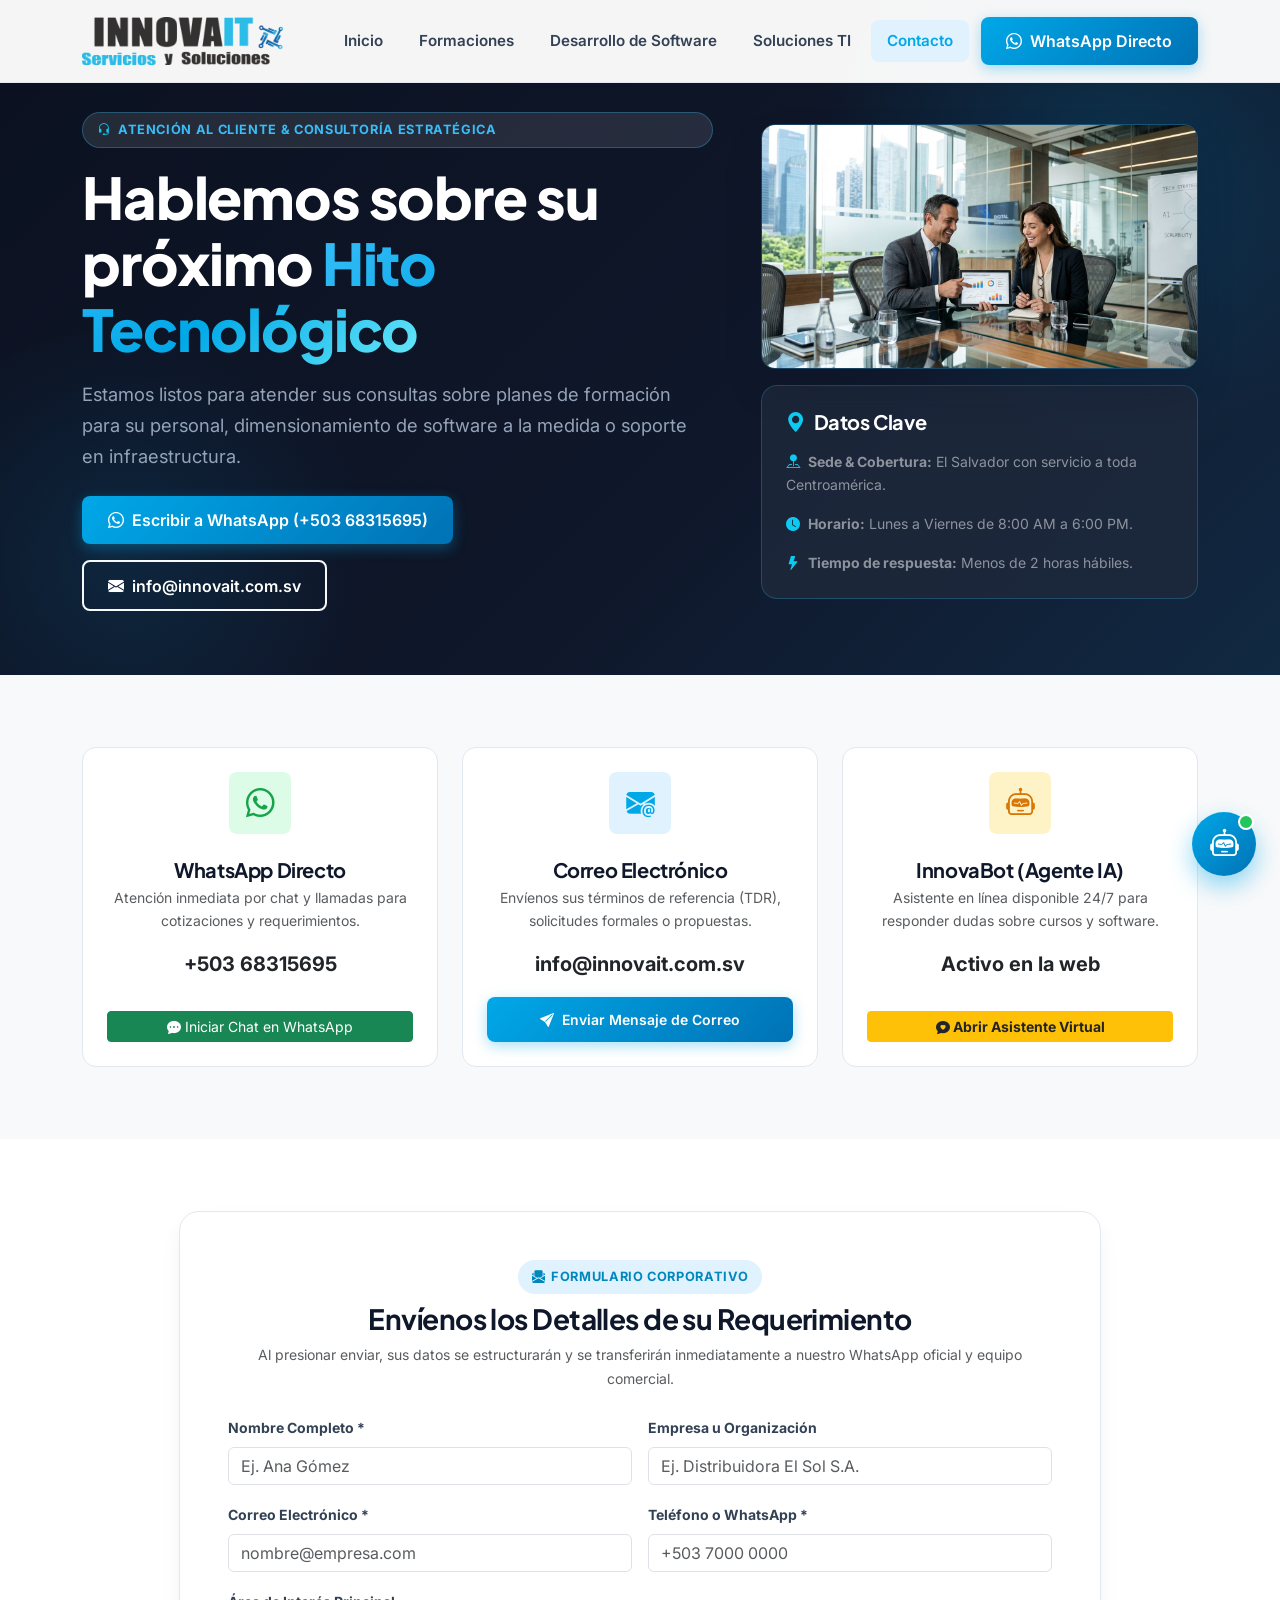
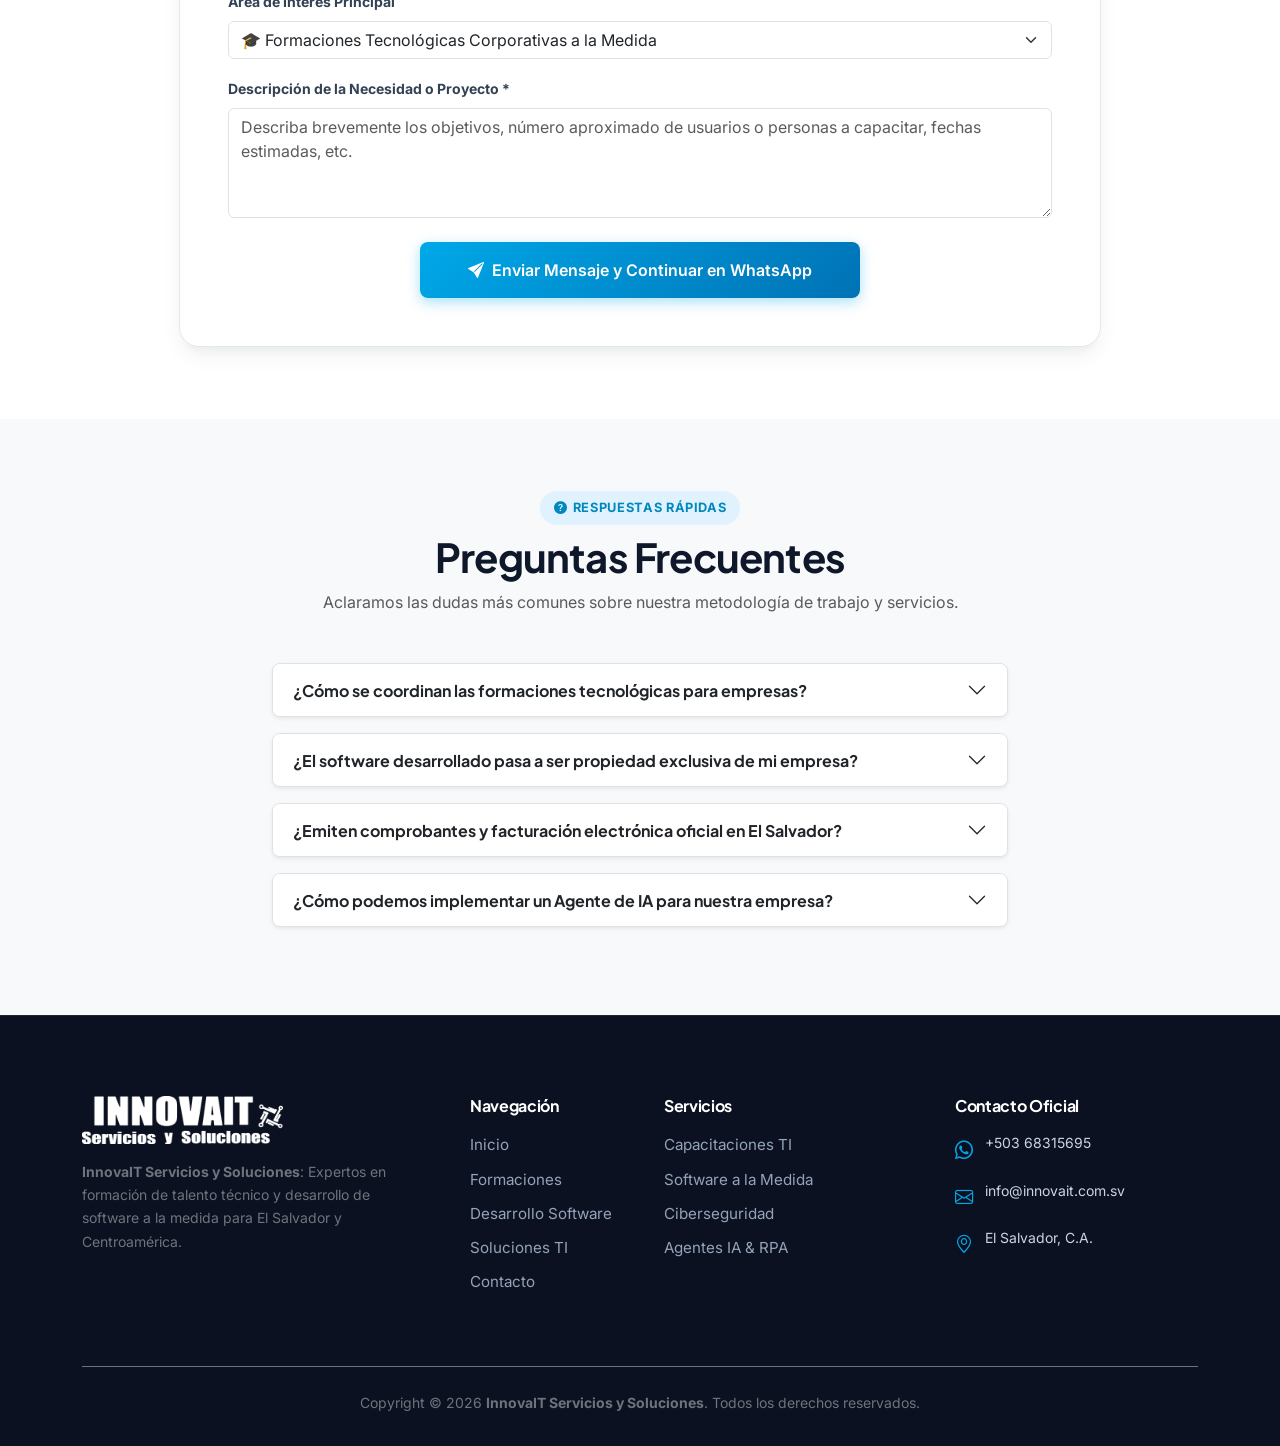
<file: contacto.html>
<!DOCTYPE html>
<html lang="es">
<head>
  <meta charset="UTF-8">
  <meta name="viewport" content="width=device-width, initial-scale=1.0">
  <meta name="description" content="Contáctese con InnovaIT Servicios y Soluciones. WhatsApp: +503 68315695, Correo: info@innovait.com.sv. Formaciones tecnológicas y desarrollo de software en El Salvador.">
  <title>Contacto | InnovaIT Servicios y Soluciones</title>

  <!-- Google Fonts: Inter & Plus Jakarta Sans -->
  <link rel="preconnect" href="https://fonts.googleapis.com">
  <link rel="preconnect" href="https://fonts.gstatic.com" crossorigin>
  <link href="https://fonts.googleapis.com/css2?family=Inter:wght@400;500;600;700&family=Plus+Jakarta+Sans:wght@600;700;800&display=swap" rel="stylesheet">

  <!-- Bootstrap 5.3 CSS -->
  <link href="https://cdn.jsdelivr.net/npm/bootstrap@5.3.3/dist/css/bootstrap.min.css" rel="stylesheet" integrity="sha384-QWTKZyjpPEjISv5WaRU9OFeRpok6YctnYmDr5pNlyT2bRjXh0JMhjY6hW+ALEwIH" crossorigin="anonymous">
  <!-- Bootstrap Icons -->
  <link rel="stylesheet" href="https://cdn.jsdelivr.net/npm/bootstrap-icons@1.11.3/font/bootstrap-icons.min.css">

  <!-- Custom CSS -->
  <link rel="stylesheet" href="assets/css/style.css">
</head>
<body>

  <!-- Navigation Bar -->
  <nav class="navbar navbar-expand-lg site-navbar fixed-top">
    <div class="container">
      <a class="navbar-brand d-flex align-items-center" href="index.html">
        <img src="assets/img/logo-innovait.png" alt="InnovaIT Servicios y Soluciones" class="brand-logo-img">
      </a>
      <button class="navbar-toggler border-0" type="button" data-bs-toggle="collapse" data-bs-target="#navbarContent" aria-controls="navbarContent" aria-expanded="false" aria-label="Abrir navegación">
        <span class="navbar-toggler-icon"></span>
      </button>

      <div class="collapse navbar-collapse" id="navbarContent">
        <ul class="navbar-nav ms-auto align-items-lg-center gap-lg-1">
          <li class="nav-item">
            <a class="nav-link" href="index.html">Inicio</a>
          </li>
          <li class="nav-item">
            <a class="nav-link" href="formaciones.html">Formaciones</a>
          </li>
          <li class="nav-item">
            <a class="nav-link" href="desarrollo-software.html">Desarrollo de Software</a>
          </li>
          <li class="nav-item">
            <a class="nav-link" href="soluciones-ti.html">Soluciones TI</a>
          </li>
          <li class="nav-item">
            <a class="nav-link active" aria-current="page" href="contacto.html">Contacto</a>
          </li>
          <li class="nav-item ms-lg-2 mt-2 mt-lg-0">
            <a href="https://wa.me/50368315695?text=Hola%20InnovaIT%2C%20quisiera%20comunicarme%20con%20un%20asesor." target="_blank" rel="noopener noreferrer" class="btn btn-innova-primary">
              <i class="bi bi-whatsapp"></i> WhatsApp Directo
            </a>
          </li>
        </ul>
      </div>
    </div>
  </nav>

  <!-- Hero Contacto -->
  <header class="hero-wrapper" style="padding: 5.5rem 0 4rem;">
    <div class="container position-relative" style="z-index: 2;">
      <div class="row align-items-center g-5 pt-4">
        <div class="col-lg-7">
          <div class="badge-innova-dark mb-3">
            <i class="bi bi-headset text-info me-1"></i> Atención al Cliente & Consultoría Estratégica
          </div>
          <h1 class="hero-title mb-3">
            Hablemos sobre su próximo <span class="text-gradient-cyan">Hito Tecnológico</span>
          </h1>
          <p class="hero-subtitle mb-4">
            Estamos listos para atender sus consultas sobre planes de formación para su personal, dimensionamiento de software a la medida o soporte en infraestructura.
          </p>
          <div class="d-flex flex-wrap gap-3">
            <a href="https://wa.me/50368315695" target="_blank" class="btn btn-innova-primary">
              <i class="bi bi-whatsapp"></i> Escribir a WhatsApp (+503 68315695)
            </a>
            <a href="mailto:info@innovait.com.sv" class="btn btn-innova-outline text-white border-light">
              <i class="bi bi-envelope-fill"></i> info@innovait.com.sv
            </a>
          </div>
        </div>

        <div class="col-lg-5">
          <div class="position-relative">
            <img src="assets/img/it-consulting.jpg" alt="Consultores de Tecnología InnovaIT" class="img-tech-frame mb-3">
            <div class="p-4 rounded-4" style="background: rgba(30, 41, 59, 0.85); border: 1px solid rgba(56, 189, 248, 0.25);">
              <h5 class="fw-bold text-white mb-3"><i class="bi bi-geo-alt-fill text-info me-2"></i>Datos Clave</h5>
              <ul class="list-unstyled text-white-50 small mb-0 d-flex flex-column gap-3">
                <li><i class="bi bi-pin-map-fill text-info me-2"></i><strong>Sede & Cobertura:</strong> El Salvador con servicio a toda Centroamérica.</li>
                <li><i class="bi bi-clock-fill text-info me-2"></i><strong>Horario:</strong> Lunes a Viernes de 8:00 AM a 6:00 PM.</li>
                <li><i class="bi bi-lightning-fill text-info me-2"></i><strong>Tiempo de respuesta:</strong> Menos de 2 horas hábiles.</li>
              </ul>
            </div>
          </div>
        </div>
      </div>
    </div>
  </header>

  <!-- Canales de Contacto Directo -->
  <section class="py-5 bg-light">
    <div class="container py-4">
      <div class="row g-4">
        <!-- Tarjeta 1: WhatsApp -->
        <div class="col-md-4">
          <div class="card-service text-center p-4">
            <div class="service-icon-box mx-auto" style="background-color: #dcfce7; color: #16a34a;">
              <i class="bi bi-whatsapp"></i>
            </div>
            <h5 class="fw-bold mb-1">WhatsApp Directo</h5>
            <p class="text-muted small mb-3">Atención inmediata por chat y llamadas para cotizaciones y requerimientos.</p>
            <div class="fw-bold text-dark fs-5 mb-3">+503 68315695</div>
            <a href="https://wa.me/50368315695?text=Hola%20InnovaIT%2C%20quisiera%20solicitar%20informaci%C3%B3n." target="_blank" class="btn btn-success btn-sm w-100 mt-auto">
              <i class="bi bi-chat-dots-fill"></i> Iniciar Chat en WhatsApp
            </a>
          </div>
        </div>

        <!-- Tarjeta 2: Correo Corporativo -->
        <div class="col-md-4">
          <div class="card-service text-center p-4">
            <div class="service-icon-box mx-auto" style="background-color: var(--innova-primary-light); color: var(--innova-primary);">
              <i class="bi bi-envelope-at-fill"></i>
            </div>
            <h5 class="fw-bold mb-1">Correo Electrónico</h5>
            <p class="text-muted small mb-3">Envíenos sus términos de referencia (TDR), solicitudes formales o propuestas.</p>
            <div class="fw-bold text-dark fs-5 mb-3">info@innovait.com.sv</div>
            <a href="mailto:info@innovait.com.sv" class="btn btn-innova-primary btn-sm w-100 mt-auto">
              <i class="bi bi-send-fill"></i> Enviar Mensaje de Correo
            </a>
          </div>
        </div>

        <!-- Tarjeta 3: Agente Virtual -->
        <div class="col-md-4">
          <div class="card-service text-center p-4">
            <div class="service-icon-box mx-auto" style="background-color: #fef3c7; color: #d97706;">
              <i class="bi bi-robot"></i>
            </div>
            <h5 class="fw-bold mb-1">InnovaBot (Agente IA)</h5>
            <p class="text-muted small mb-3">Asistente en línea disponible 24/7 para responder dudas sobre cursos y software.</p>
            <div class="fw-bold text-dark fs-5 mb-3">Activo en la web</div>
            <button onclick="window.openInnovaBot()" class="btn btn-warning btn-sm w-100 mt-auto text-dark fw-bold">
              <i class="bi bi-chat-heart-fill"></i> Abrir Asistente Virtual
            </button>
          </div>
        </div>
      </div>
    </div>
  </section>

  <!-- Formulario de Contacto Integral -->
  <section class="py-5">
    <div class="container py-4">
      <div class="row g-5 justify-content-center">
        <div class="col-lg-10">
          <div class="calc-card p-4 p-md-5">
            <div class="text-center mb-4">
              <span class="badge-innova mb-2"><i class="bi bi-envelope-paper-fill"></i> Formulario Corporativo</span>
              <h3 class="fw-bold">Envíenos los Detalles de su Requerimiento</h3>
              <p class="text-muted small">Al presionar enviar, sus datos se estructurarán y se transferirán inmediatamente a nuestro WhatsApp oficial y equipo comercial.</p>
            </div>

            <div id="contactSuccessAlert" class="d-none mb-4"></div>

            <form id="mainContactForm">
              <div class="row g-3">
                <div class="col-md-6">
                  <label for="contactName" class="form-label small fw-bold">Nombre Completo *</label>
                  <input type="text" class="form-control" id="contactName" placeholder="Ej. Ana Gómez" required>
                </div>
                <div class="col-md-6">
                  <label for="contactCompany" class="form-label small fw-bold">Empresa u Organización</label>
                  <input type="text" class="form-control" id="contactCompany" placeholder="Ej. Distribuidora El Sol S.A.">
                </div>
                <div class="col-md-6">
                  <label for="contactEmail" class="form-label small fw-bold">Correo Electrónico *</label>
                  <input type="email" class="form-control" id="contactEmail" placeholder="nombre@empresa.com" required>
                </div>
                <div class="col-md-6">
                  <label for="contactPhone" class="form-label small fw-bold">Teléfono o WhatsApp *</label>
                  <input type="tel" class="form-control" id="contactPhone" placeholder="+503 7000 0000" required>
                </div>
                <div class="col-12">
                  <label for="contactService" class="form-label small fw-bold">Área de Interés Principal</label>
                  <select class="form-select" id="contactService">
                    <option value="Formaciones Tecnológicas Corporativas">🎓 Formaciones Tecnológicas Corporativas a la Medida</option>
                    <option value="Desarrollo de Software a la Medida">💻 Desarrollo de Software & Apps a la Medida</option>
                    <option value="Ciberseguridad y Redes">🛡️ Ciberseguridad, Firewalls y Auditorías</option>
                    <option value="Agentes de IA y RPA">🤖 Agentes de IA y Automatización de Procesos (RPA)</option>
                    <option value="Servidores y Cloud Microsoft">☁️ Infraestructura de Servidores y Cloud Microsoft</option>
                    <option value="Outsourcing de Talento IT">👥 Outsourcing y Staff Augmentation IT</option>
                    <option value="Otro">Otro Asunto</option>
                  </select>
                </div>
                <div class="col-12">
                  <label for="contactMessage" class="form-label small fw-bold">Descripción de la Necesidad o Proyecto *</label>
                  <textarea class="form-control" id="contactMessage" rows="4" placeholder="Describa brevemente los objetivos, número aproximado de usuarios o personas a capacitar, fechas estimadas, etc." required></textarea>
                </div>
                <div class="col-12 mt-4 text-center">
                  <button type="submit" class="btn btn-innova-primary px-5 py-3">
                    <i class="bi bi-send-fill"></i> Enviar Mensaje y Continuar en WhatsApp
                  </button>
                </div>
              </div>
            </form>
          </div>
        </div>
      </div>
    </div>
  </section>

  <!-- Preguntas Frecuentes (FAQ) -->
  <section class="py-5 bg-light">
    <div class="container py-4">
      <div class="text-center max-w-700 mx-auto mb-5">
        <span class="badge-innova mb-2"><i class="bi bi-question-circle-fill"></i> Respuestas Rápidas</span>
        <h2 class="display-6 fw-bold">Preguntas Frecuentes</h2>
        <p class="text-muted">Aclaramos las dudas más comunes sobre nuestra metodología de trabajo y servicios.</p>
      </div>

      <div class="row justify-content-center">
        <div class="col-lg-8">
          <div class="accordion" id="faqAccordion">
            <!-- FAQ 1 -->
            <div class="accordion-item mb-3 border rounded-3 overflow-hidden shadow-sm">
              <h2 class="accordion-header" id="headingOne">
                <button class="accordion-button fw-bold collapsed" type="button" data-bs-toggle="collapse" data-bs-target="#collapseOne" aria-expanded="false" aria-controls="collapseOne">
                  ¿Cómo se coordinan las formaciones tecnológicas para empresas?
                </button>
              </h2>
              <div id="collapseOne" class="accordion-collapse collapse" aria-labelledby="headingOne" data-bs-parent="#faqAccordion">
                <div class="accordion-body text-muted small">
                  Iniciamos con una breve reunión de diagnóstico para identificar el nivel técnico actual y los objetivos de su equipo. A partir de allí, ajustamos el temario oficial, definimos los horarios convenientes (dentro o fuera de jornada) y coordinamos la modalidad (presencial en sus oficinas o virtual en vivo con laboratorios).
                </div>
              </div>
            </div>

            <!-- FAQ 2 -->
            <div class="accordion-item mb-3 border rounded-3 overflow-hidden shadow-sm">
              <h2 class="accordion-header" id="headingTwo">
                <button class="accordion-button fw-bold collapsed" type="button" data-bs-toggle="collapse" data-bs-target="#collapseTwo" aria-expanded="false" aria-controls="collapseTwo">
                  ¿El software desarrollado pasa a ser propiedad exclusiva de mi empresa?
                </button>
              </h2>
              <div id="collapseTwo" class="accordion-collapse collapse" aria-labelledby="headingTwo" data-bs-parent="#faqAccordion">
                <div class="accordion-body text-muted small">
                  Sí, en InnovaIT entregamos el código fuente y todos los derechos de propiedad intelectual al cliente al finalizar el proyecto. Su empresa no queda atada a pagos mensuales forzosos de licencias de uso.
                </div>
              </div>
            </div>

            <!-- FAQ 3 -->
            <div class="accordion-item mb-3 border rounded-3 overflow-hidden shadow-sm">
              <h2 class="accordion-header" id="headingThree">
                <button class="accordion-button fw-bold collapsed" type="button" data-bs-toggle="collapse" data-bs-target="#collapseThree" aria-expanded="false" aria-controls="collapseThree">
                  ¿Emiten comprobantes y facturación electrónica oficial en El Salvador?
                </button>
              </h2>
              <div id="collapseThree" class="accordion-collapse collapse" aria-labelledby="headingThree" data-bs-parent="#faqAccordion">
                <div class="accordion-body text-muted small">
                  Sí, emitimos Documentos Tributarios Electrónicos (DTE) con validez legal tributaria en El Salvador (Facturas de Consumidor Final, Comprobantes de Crédito Fiscal y Sujeto Excluido).
                </div>
              </div>
            </div>

            <!-- FAQ 4 -->
            <div class="accordion-item mb-3 border rounded-3 overflow-hidden shadow-sm">
              <h2 class="accordion-header" id="headingFour">
                <button class="accordion-button fw-bold collapsed" type="button" data-bs-toggle="collapse" data-bs-target="#collapseFour" aria-expanded="false" aria-controls="collapseFour">
                  ¿Cómo podemos implementar un Agente de IA para nuestra empresa?
                </button>
              </h2>
              <div id="collapseFour" class="accordion-collapse collapse" aria-labelledby="headingFour" data-bs-parent="#faqAccordion">
                <div class="accordion-body text-muted small">
                  Evaluamos los canales donde sus clientes o colaboradores interactúan (WhatsApp, sitio web o sistemas internos). Conectamos el modelo a su base de conocimiento corporativa de forma privada y segura, asegurando respuestas exactas y automatización de acciones comerciales.
                </div>
              </div>
            </div>
          </div>
        </div>
      </div>
    </div>
  </section>

  <!-- Footer -->
  <footer class="site-footer">
    <div class="container">
      <div class="row g-5 mb-5">
        <div class="col-lg-4">
          <img src="assets/img/logo-innovait.png" alt="InnovaIT Logo" class="footer-brand-logo mb-3">
          <p class="text-secondary small pe-lg-4">
            <strong>InnovaIT Servicios y Soluciones</strong>: Expertos en formación de talento técnico y desarrollo de software a la medida para El Salvador y Centroamérica.
          </p>
        </div>
        <div class="col-sm-6 col-lg-2">
          <h6 class="text-white fw-bold mb-3">Navegación</h6>
          <ul class="list-unstyled">
            <li><a href="index.html" class="footer-link">Inicio</a></li>
            <li><a href="formaciones.html" class="footer-link">Formaciones</a></li>
            <li><a href="desarrollo-software.html" class="footer-link">Desarrollo Software</a></li>
            <li><a href="soluciones-ti.html" class="footer-link">Soluciones TI</a></li>
            <li><a href="contacto.html" class="footer-link">Contacto</a></li>
          </ul>
        </div>
        <div class="col-sm-6 col-lg-3">
          <h6 class="text-white fw-bold mb-3">Servicios</h6>
          <ul class="list-unstyled">
            <li><a href="formaciones.html" class="footer-link">Capacitaciones TI</a></li>
            <li><a href="desarrollo-software.html" class="footer-link">Software a la Medida</a></li>
            <li><a href="soluciones-ti.html#ciberseguridad" class="footer-link">Ciberseguridad</a></li>
            <li><a href="soluciones-ti.html#ia-rpa" class="footer-link">Agentes IA & RPA</a></li>
          </ul>
        </div>
        <div class="col-lg-3">
          <h6 class="text-white fw-bold mb-3">Contacto Oficial</h6>
          <div class="footer-contact-item">
            <i class="bi bi-whatsapp"></i>
            <span class="small">+503 68315695</span>
          </div>
          <div class="footer-contact-item">
            <i class="bi bi-envelope"></i>
            <span class="small">info@innovait.com.sv</span>
          </div>
          <div class="footer-contact-item">
            <i class="bi bi-geo-alt"></i>
            <span class="small">El Salvador, C.A.</span>
          </div>
        </div>
      </div>
      <div class="border-top border-secondary pt-4 text-center small text-secondary">
        <p class="mb-0">Copyright &copy; 2026 <strong>InnovaIT Servicios y Soluciones</strong>. Todos los derechos reservados.</p>
      </div>
    </div>
  </footer>

  <!-- Bootstrap 5.3 JS Bundle -->
  <script src="https://cdn.jsdelivr.net/npm/bootstrap@5.3.3/dist/js/bootstrap.bundle.min.js" integrity="sha384-YvpcrYf0tY3lHB60NNkmXc5s9fDVZLESaAA55NDzOxhy9GkcIdslK1eN7N6jIeHz" crossorigin="anonymous"></script>
  <!-- Main Script -->
  <script src="assets/js/main.js"></script>
  <!-- AI Agent Chat Widget -->
  <script src="assets/js/agent-chat.js"></script>
</body>
</html>
</file>
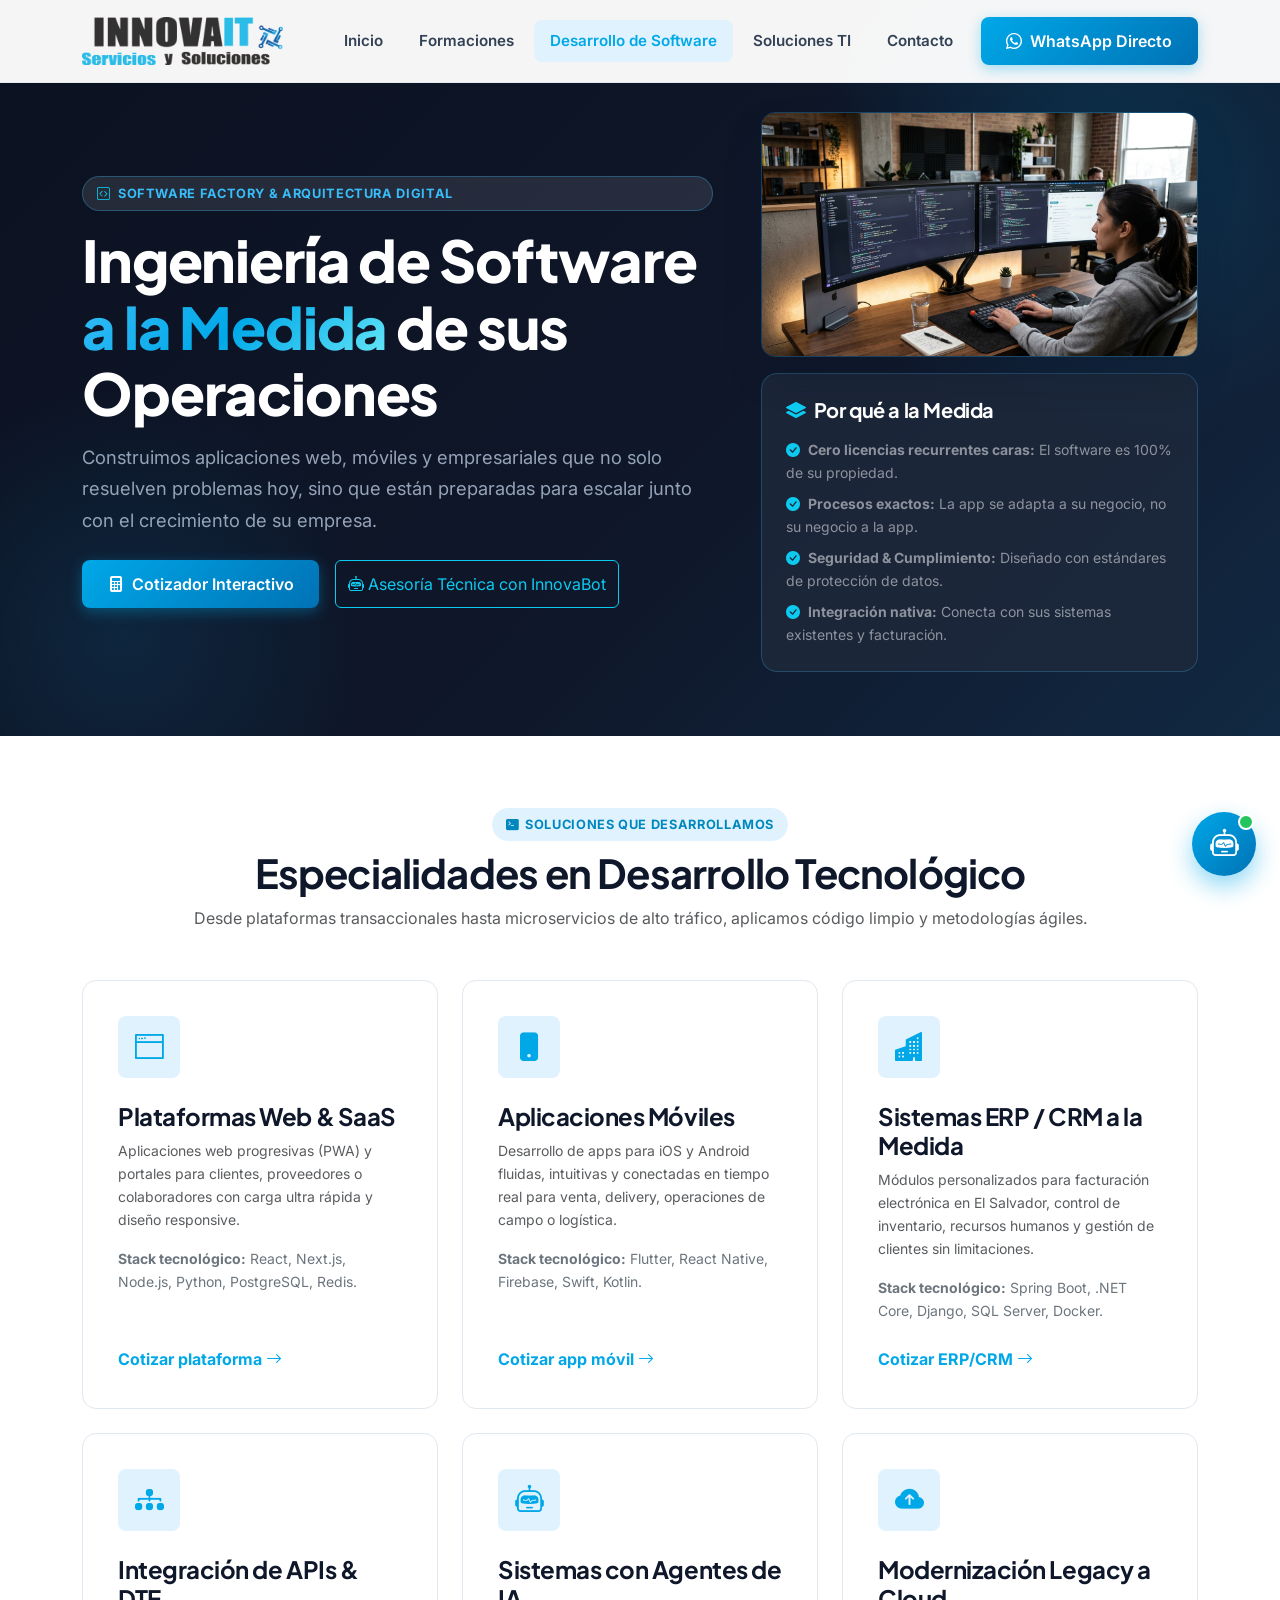
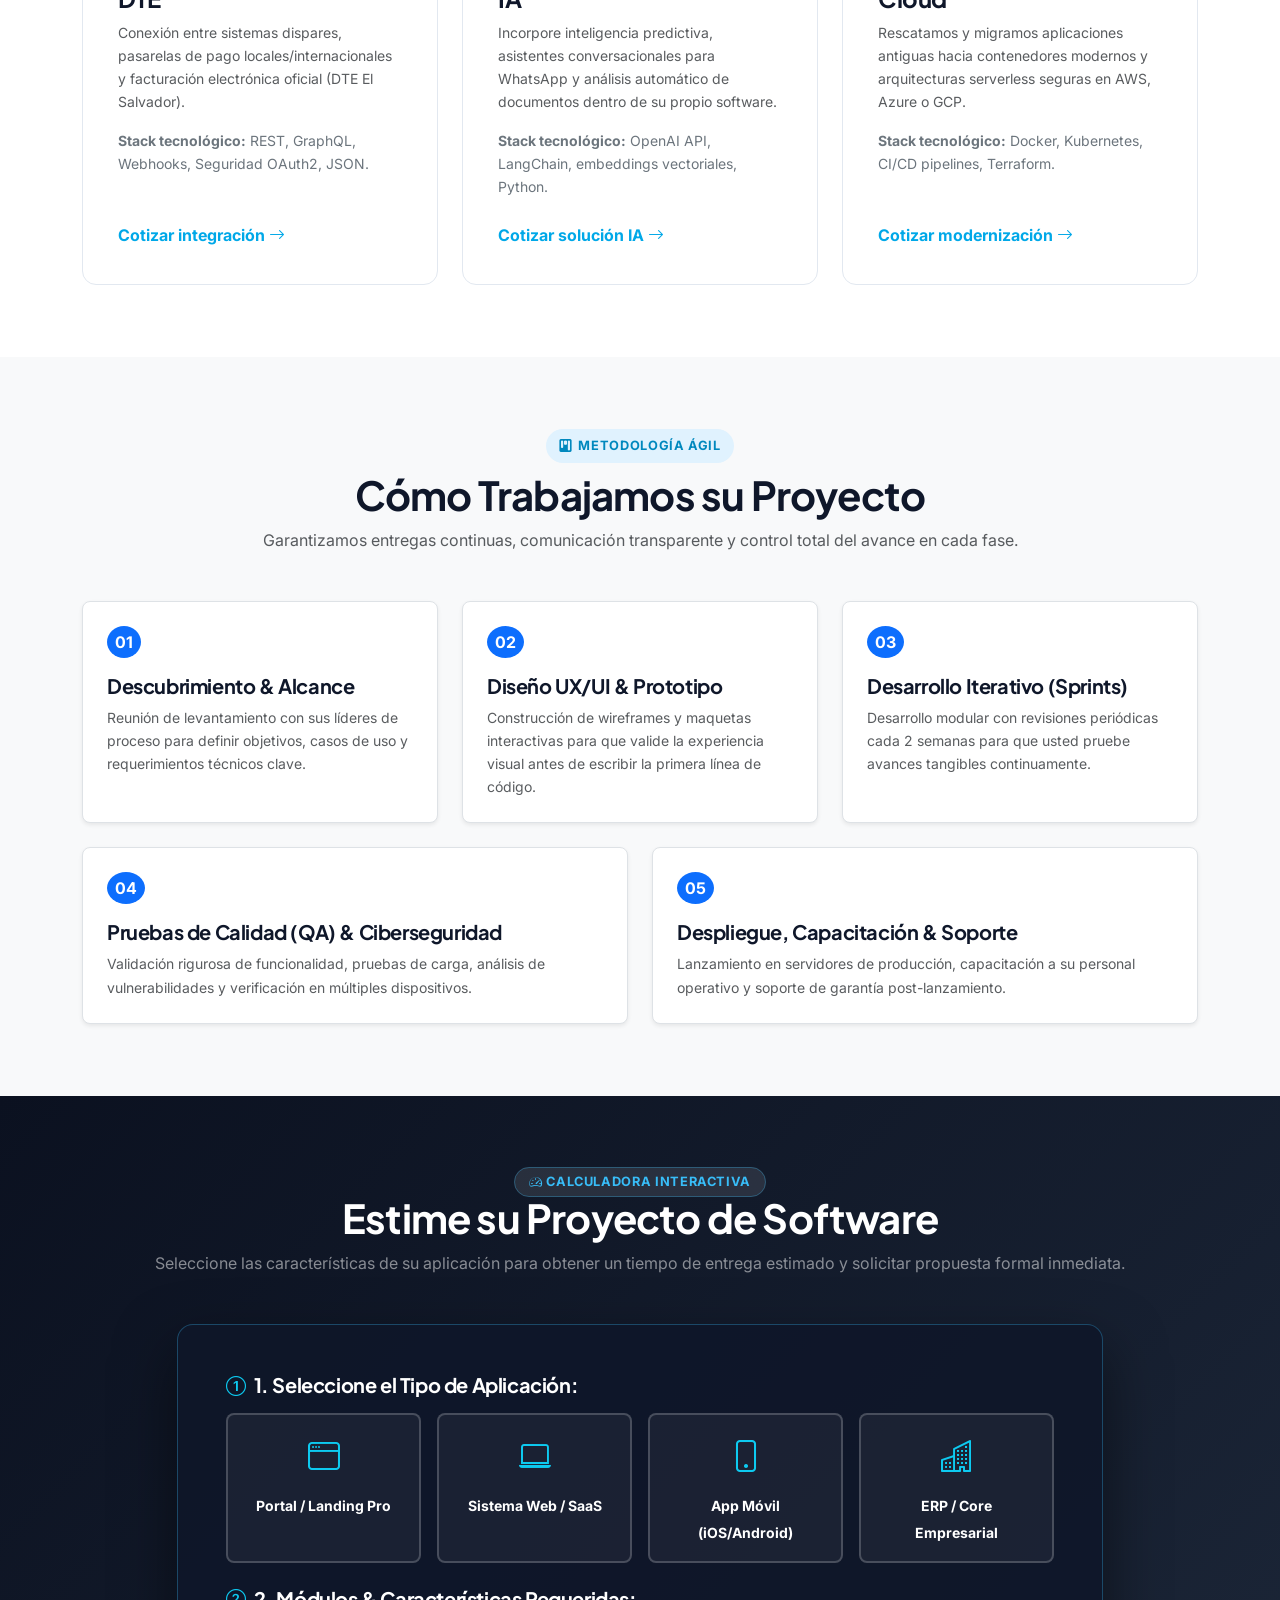
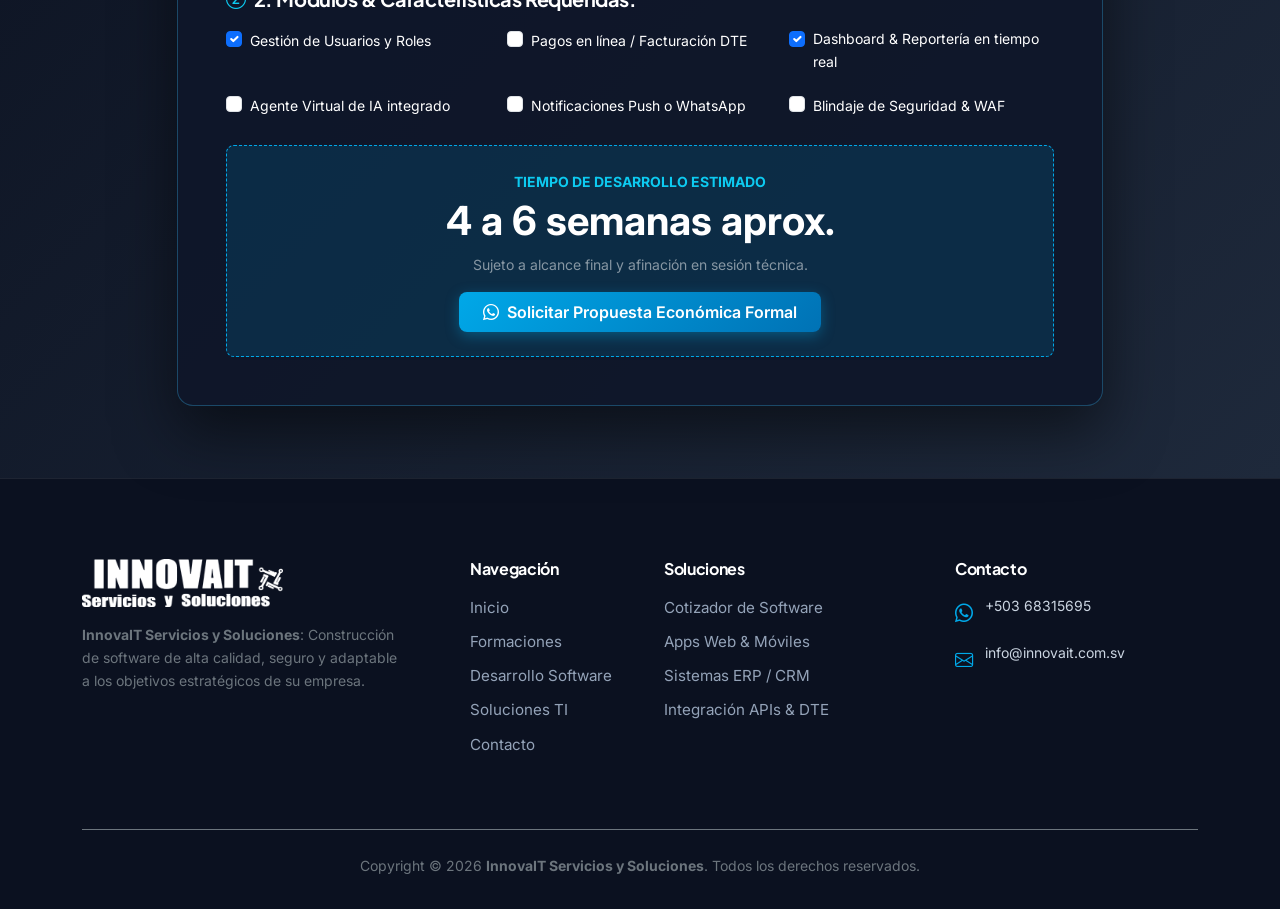
<file: desarrollo-software.html>
<!DOCTYPE html>
<html lang="es">
<head>
  <meta charset="UTF-8">
  <meta name="viewport" content="width=device-width, initial-scale=1.0">
  <meta name="description" content="Desarrollo de Software a la Medida en El Salvador por InnovaIT. Creación de plataformas web, aplicaciones móviles, sistemas empresariales ERP/CRM y microservicios escalables.">
  <title>Desarrollo de Software a la Medida | InnovaIT Servicios y Soluciones</title>

  <!-- Google Fonts: Inter & Plus Jakarta Sans -->
  <link rel="preconnect" href="https://fonts.googleapis.com">
  <link rel="preconnect" href="https://fonts.gstatic.com" crossorigin>
  <link href="https://fonts.googleapis.com/css2?family=Inter:wght@400;500;600;700&family=Plus+Jakarta+Sans:wght@600;700;800&display=swap" rel="stylesheet">

  <!-- Bootstrap 5.3 CSS -->
  <link href="https://cdn.jsdelivr.net/npm/bootstrap@5.3.3/dist/css/bootstrap.min.css" rel="stylesheet" integrity="sha384-QWTKZyjpPEjISv5WaRU9OFeRpok6YctnYmDr5pNlyT2bRjXh0JMhjY6hW+ALEwIH" crossorigin="anonymous">
  <!-- Bootstrap Icons -->
  <link rel="stylesheet" href="https://cdn.jsdelivr.net/npm/bootstrap-icons@1.11.3/font/bootstrap-icons.min.css">

  <!-- Custom CSS -->
  <link rel="stylesheet" href="assets/css/style.css">
</head>
<body>

  <!-- Navigation Bar -->
  <nav class="navbar navbar-expand-lg site-navbar fixed-top">
    <div class="container">
      <a class="navbar-brand d-flex align-items-center" href="index.html">
        <img src="assets/img/logo-innovait.png" alt="InnovaIT Servicios y Soluciones" class="brand-logo-img">
      </a>
      <button class="navbar-toggler border-0" type="button" data-bs-toggle="collapse" data-bs-target="#navbarContent" aria-controls="navbarContent" aria-expanded="false" aria-label="Abrir navegación">
        <span class="navbar-toggler-icon"></span>
      </button>

      <div class="collapse navbar-collapse" id="navbarContent">
        <ul class="navbar-nav ms-auto align-items-lg-center gap-lg-1">
          <li class="nav-item">
            <a class="nav-link" href="index.html">Inicio</a>
          </li>
          <li class="nav-item">
            <a class="nav-link" href="formaciones.html">Formaciones</a>
          </li>
          <li class="nav-item">
            <a class="nav-link active" aria-current="page" href="desarrollo-software.html">Desarrollo de Software</a>
          </li>
          <li class="nav-item">
            <a class="nav-link" href="soluciones-ti.html">Soluciones TI</a>
          </li>
          <li class="nav-item">
            <a class="nav-link" href="contacto.html">Contacto</a>
          </li>
          <li class="nav-item ms-lg-2 mt-2 mt-lg-0">
            <a href="https://wa.me/50368315695?text=Hola%20InnovaIT%2C%20quisiera%20cotizar%20un%20proyecto%20de%20desarrollo%20de%20software." target="_blank" rel="noopener noreferrer" class="btn btn-innova-primary">
              <i class="bi bi-whatsapp"></i> WhatsApp Directo
            </a>
          </li>
        </ul>
      </div>
    </div>
  </nav>

  <!-- Hero Desarrollo de Software -->
  <header class="hero-wrapper" style="padding: 5.5rem 0 4rem;">
    <div class="container position-relative" style="z-index: 2;">
      <div class="row align-items-center g-5 pt-4">
        <div class="col-lg-7">
          <div class="badge-innova-dark mb-3">
            <i class="bi bi-code-square text-info me-1"></i> Software Factory & Arquitectura Digital
          </div>
          <h1 class="hero-title mb-3">
            Ingeniería de Software <span class="text-gradient-cyan">a la Medida</span> de sus Operaciones
          </h1>
          <p class="hero-subtitle mb-4">
            Construimos aplicaciones web, móviles y empresariales que no solo resuelven problemas hoy, sino que están preparadas para escalar junto con el crecimiento de su empresa.
          </p>
          <div class="d-flex flex-wrap gap-3">
            <a href="#cotizador" class="btn btn-innova-primary">
              <i class="bi bi-calculator-fill"></i> Cotizador Interactivo
            </a>
            <button onclick="window.openInnovaBot('software')" class="btn btn-outline-info">
              <i class="bi bi-robot"></i> Asesoría Técnica con InnovaBot
            </button>
          </div>
        </div>

        <div class="col-lg-5">
          <div class="position-relative">
            <img src="assets/img/software-development.jpg" alt="Ingeniería de Software a la Medida InnovaIT" class="img-tech-frame mb-3">
            <div class="p-4 rounded-4" style="background: rgba(30, 41, 59, 0.85); border: 1px solid rgba(56, 189, 248, 0.25);">
              <h5 class="fw-bold text-white mb-3"><i class="bi bi-layers-fill text-info me-2"></i>Por qué a la Medida</h5>
              <ul class="list-unstyled text-white-50 small mb-0 d-flex flex-column gap-2">
                <li><i class="bi bi-check-circle-fill text-info me-2"></i><strong>Cero licencias recurrentes caras:</strong> El software es 100% de su propiedad.</li>
                <li><i class="bi bi-check-circle-fill text-info me-2"></i><strong>Procesos exactos:</strong> La app se adapta a su negocio, no su negocio a la app.</li>
                <li><i class="bi bi-check-circle-fill text-info me-2"></i><strong>Seguridad & Cumplimiento:</strong> Diseñado con estándares de protección de datos.</li>
                <li><i class="bi bi-check-circle-fill text-info me-2"></i><strong>Integración nativa:</strong> Conecta con sus sistemas existentes y facturación.</li>
              </ul>
            </div>
          </div>
        </div>
      </div>
    </div>
  </header>

  <!-- Tipos de Soluciones de Software -->
  <section class="py-5">
    <div class="container py-4">
      <div class="text-center max-w-700 mx-auto mb-5">
        <span class="badge-innova mb-2"><i class="bi bi-terminal-fill"></i> Soluciones que Desarrollamos</span>
        <h2 class="display-6 fw-bold">Especialidades en Desarrollo Tecnológico</h2>
        <p class="text-muted">Desde plataformas transaccionales hasta microservicios de alto tráfico, aplicamos código limpio y metodologías ágiles.</p>
      </div>

      <div class="row g-4">
        <!-- Tipo 1: Web Apps & SaaS -->
        <div class="col-md-6 col-lg-4">
          <div class="card-service">
            <div class="service-icon-box">
              <i class="bi bi-window-fullscreen"></i>
            </div>
            <h4 class="fw-bold mb-2">Plataformas Web & SaaS</h4>
            <p class="text-muted small mb-3">
              Aplicaciones web progresivas (PWA) y portales para clientes, proveedores o colaboradores con carga ultra rápida y diseño responsive.
            </p>
            <div class="small text-secondary mb-4">
              <strong>Stack tecnológico:</strong> React, Next.js, Node.js, Python, PostgreSQL, Redis.
            </div>
            <a href="https://wa.me/50368315695?text=Hola%20InnovaIT%2C%20deseo%20cotizar%20una%20Plataforma%20Web%20o%20SaaS." target="_blank" class="mt-auto fw-bold text-decoration-none" style="color: #00a8e8;">
              Cotizar plataforma <i class="bi bi-arrow-right"></i>
            </a>
          </div>
        </div>

        <!-- Tipo 2: Mobile Apps -->
        <div class="col-md-6 col-lg-4">
          <div class="card-service">
            <div class="service-icon-box">
              <i class="bi bi-phone-fill"></i>
            </div>
            <h4 class="fw-bold mb-2">Aplicaciones Móviles</h4>
            <p class="text-muted small mb-3">
              Desarrollo de apps para iOS y Android fluidas, intuitivas y conectadas en tiempo real para venta, delivery, operaciones de campo o logística.
            </p>
            <div class="small text-secondary mb-4">
              <strong>Stack tecnológico:</strong> Flutter, React Native, Firebase, Swift, Kotlin.
            </div>
            <a href="https://wa.me/50368315695?text=Hola%20InnovaIT%2C%20deseo%20cotizar%20una%20Aplicaci%C3%B3n%20M%C3%B3vil." target="_blank" class="mt-auto fw-bold text-decoration-none" style="color: #00a8e8;">
              Cotizar app móvil <i class="bi bi-arrow-right"></i>
            </a>
          </div>
        </div>

        <!-- Tipo 3: Sistemas ERP / CRM a la Medida -->
        <div class="col-md-6 col-lg-4">
          <div class="card-service">
            <div class="service-icon-box">
              <i class="bi bi-buildings-fill"></i>
            </div>
            <h4 class="fw-bold mb-2">Sistemas ERP / CRM a la Medida</h4>
            <p class="text-muted small mb-3">
              Módulos personalizados para facturación electrónica en El Salvador, control de inventario, recursos humanos y gestión de clientes sin limitaciones.
            </p>
            <div class="small text-secondary mb-4">
              <strong>Stack tecnológico:</strong> Spring Boot, .NET Core, Django, SQL Server, Docker.
            </div>
            <a href="https://wa.me/50368315695?text=Hola%20InnovaIT%2C%20deseo%20cotizar%20un%20Sistema%20Empresarial%20ERP%2FCRM." target="_blank" class="mt-auto fw-bold text-decoration-none" style="color: #00a8e8;">
              Cotizar ERP/CRM <i class="bi bi-arrow-right"></i>
            </a>
          </div>
        </div>

        <!-- Tipo 4: Integración de APIs & Facturación Electrónica -->
        <div class="col-md-6 col-lg-4">
          <div class="card-service">
            <div class="service-icon-box">
              <i class="bi bi-diagram-3-fill"></i>
            </div>
            <h4 class="fw-bold mb-2">Integración de APIs & DTE</h4>
            <p class="text-muted small mb-3">
              Conexión entre sistemas dispares, pasarelas de pago locales/internacionales y facturación electrónica oficial (DTE El Salvador).
            </p>
            <div class="small text-secondary mb-4">
              <strong>Stack tecnológico:</strong> REST, GraphQL, Webhooks, Seguridad OAuth2, JSON.
            </div>
            <a href="https://wa.me/50368315695?text=Hola%20InnovaIT%2C%20deseo%20cotizar%20una%20Integraci%C3%B3n%20de%20APIs%20o%20DTE." target="_blank" class="mt-auto fw-bold text-decoration-none" style="color: #00a8e8;">
              Cotizar integración <i class="bi bi-arrow-right"></i>
            </a>
          </div>
        </div>

        <!-- Tipo 5: Software con Agentes de IA -->
        <div class="col-md-6 col-lg-4">
          <div class="card-service">
            <div class="service-icon-box">
              <i class="bi bi-robot"></i>
            </div>
            <h4 class="fw-bold mb-2">Sistemas con Agentes de IA</h4>
            <p class="text-muted small mb-3">
              Incorpore inteligencia predictiva, asistentes conversacionales para WhatsApp y análisis automático de documentos dentro de su propio software.
            </p>
            <div class="small text-secondary mb-4">
              <strong>Stack tecnológico:</strong> OpenAI API, LangChain, embeddings vectoriales, Python.
            </div>
            <a href="https://wa.me/50368315695?text=Hola%20InnovaIT%2C%20deseo%20integrar%20Agentes%20de%20IA%20en%20nuestro%20software." target="_blank" class="mt-auto fw-bold text-decoration-none" style="color: #00a8e8;">
              Cotizar solución IA <i class="bi bi-arrow-right"></i>
            </a>
          </div>
        </div>

        <!-- Tipo 6: Modernización y Migración Cloud -->
        <div class="col-md-6 col-lg-4">
          <div class="card-service">
            <div class="service-icon-box">
              <i class="bi bi-cloud-arrow-up-fill"></i>
            </div>
            <h4 class="fw-bold mb-2">Modernización Legacy a Cloud</h4>
            <p class="text-muted small mb-3">
              Rescatamos y migramos aplicaciones antiguas hacia contenedores modernos y arquitecturas serverless seguras en AWS, Azure o GCP.
            </p>
            <div class="small text-secondary mb-4">
              <strong>Stack tecnológico:</strong> Docker, Kubernetes, CI/CD pipelines, Terraform.
            </div>
            <a href="https://wa.me/50368315695?text=Hola%20InnovaIT%2C%20deseo%20modernizar%20un%20software%20legacy." target="_blank" class="mt-auto fw-bold text-decoration-none" style="color: #00a8e8;">
              Cotizar modernización <i class="bi bi-arrow-right"></i>
            </a>
          </div>
        </div>
      </div>
    </div>
  </section>

  <!-- Metodología de Desarrollo en 5 Pasos -->
  <section class="py-5 bg-light">
    <div class="container py-4">
      <div class="text-center max-w-700 mx-auto mb-5">
        <span class="badge-innova mb-2"><i class="bi bi-kanban-fill"></i> Metodología Ágil</span>
        <h2 class="display-6 fw-bold">Cómo Trabajamos su Proyecto</h2>
        <p class="text-muted">Garantizamos entregas continuas, comunicación transparente y control total del avance en cada fase.</p>
      </div>

      <div class="row g-4">
        <div class="col-md-4">
          <div class="p-4 bg-white rounded-3 border h-100 shadow-sm">
            <div class="badge bg-primary fs-6 p-2 rounded-circle mb-3">01</div>
            <h5 class="fw-bold">Descubrimiento & Alcance</h5>
            <p class="text-muted small mb-0">Reunión de levantamiento con sus líderes de proceso para definir objetivos, casos de uso y requerimientos técnicos clave.</p>
          </div>
        </div>
        <div class="col-md-4">
          <div class="p-4 bg-white rounded-3 border h-100 shadow-sm">
            <div class="badge bg-primary fs-6 p-2 rounded-circle mb-3">02</div>
            <h5 class="fw-bold">Diseño UX/UI & Prototipo</h5>
            <p class="text-muted small mb-0">Construcción de wireframes y maquetas interactivas para que valide la experiencia visual antes de escribir la primera línea de código.</p>
          </div>
        </div>
        <div class="col-md-4">
          <div class="p-4 bg-white rounded-3 border h-100 shadow-sm">
            <div class="badge bg-primary fs-6 p-2 rounded-circle mb-3">03</div>
            <h5 class="fw-bold">Desarrollo Iterativo (Sprints)</h5>
            <p class="text-muted small mb-0">Desarrollo modular con revisiones periódicas cada 2 semanas para que usted pruebe avances tangibles continuamente.</p>
          </div>
        </div>
        <div class="col-md-6">
          <div class="p-4 bg-white rounded-3 border h-100 shadow-sm">
            <div class="badge bg-primary fs-6 p-2 rounded-circle mb-3">04</div>
            <h5 class="fw-bold">Pruebas de Calidad (QA) & Ciberseguridad</h5>
            <p class="text-muted small mb-0">Validación rigurosa de funcionalidad, pruebas de carga, análisis de vulnerabilidades y verificación en múltiples dispositivos.</p>
          </div>
        </div>
        <div class="col-md-6">
          <div class="p-4 bg-white rounded-3 border h-100 shadow-sm">
            <div class="badge bg-primary fs-6 p-2 rounded-circle mb-3">05</div>
            <h5 class="fw-bold">Despliegue, Capacitación & Soporte</h5>
            <p class="text-muted small mb-0">Lanzamiento en servidores de producción, capacitación a su personal operativo y soporte de garantía post-lanzamiento.</p>
          </div>
        </div>
      </div>
    </div>
  </section>

  <!-- Interactive Project Estimator / Cotizador de Software -->
  <section class="py-5" id="cotizador" style="background: linear-gradient(135deg, #0b1120 0%, #1e293b 100%); color: #ffffff;">
    <div class="container py-4">
      <div class="text-center max-w-700 mx-auto mb-5">
        <span class="badge-innova-dark mb-2"><i class="bi bi-speedometer2"></i> Calculadora Interactiva</span>
        <h2 class="display-6 fw-bold text-white">Estime su Proyecto de Software</h2>
        <p class="text-white-50">Seleccione las características de su aplicación para obtener un tiempo de entrega estimado y solicitar propuesta formal inmediata.</p>
      </div>

      <div class="row justify-content-center">
        <div class="col-lg-10">
          <div class="p-4 p-md-5 rounded-4" style="background: rgba(15, 23, 42, 0.9); border: 1px solid rgba(56, 189, 248, 0.3); box-shadow: 0 25px 60px rgba(0,0,0,0.5);">
            <form id="projectEstimatorForm">
              <!-- Paso 1: Tipo de Proyecto -->
              <h5 class="fw-bold text-white mb-3"><i class="bi bi-1-circle text-info me-2"></i>1. Seleccione el Tipo de Aplicación:</h5>
              <div class="row g-3 mb-4">
                <div class="col-md-3 col-6">
                  <label class="form-check-card d-block h-100 text-center text-white" style="background: rgba(255,255,255,0.05); border-color: rgba(255,255,255,0.2);">
                    <input class="form-check-input d-none" type="radio" name="projectType" value="web_landing" checked>
                    <i class="bi bi-window fs-2 text-info d-block mb-2"></i>
                    <span class="small fw-bold">Portal / Landing Pro</span>
                  </label>
                </div>
                <div class="col-md-3 col-6">
                  <label class="form-check-card d-block h-100 text-center text-white" style="background: rgba(255,255,255,0.05); border-color: rgba(255,255,255,0.2);">
                    <input class="form-check-input d-none" type="radio" name="projectType" value="web_system">
                    <i class="bi bi-laptop fs-2 text-info d-block mb-2"></i>
                    <span class="small fw-bold">Sistema Web / SaaS</span>
                  </label>
                </div>
                <div class="col-md-3 col-6">
                  <label class="form-check-card d-block h-100 text-center text-white" style="background: rgba(255,255,255,0.05); border-color: rgba(255,255,255,0.2);">
                    <input class="form-check-input d-none" type="radio" name="projectType" value="mobile_app">
                    <i class="bi bi-phone fs-2 text-info d-block mb-2"></i>
                    <span class="small fw-bold">App Móvil (iOS/Android)</span>
                  </label>
                </div>
                <div class="col-md-3 col-6">
                  <label class="form-check-card d-block h-100 text-center text-white" style="background: rgba(255,255,255,0.05); border-color: rgba(255,255,255,0.2);">
                    <input class="form-check-input d-none" type="radio" name="projectType" value="enterprise_erp">
                    <i class="bi bi-buildings fs-2 text-info d-block mb-2"></i>
                    <span class="small fw-bold">ERP / Core Empresarial</span>
                  </label>
                </div>
              </div>

              <!-- Paso 2: Módulos Adicionales -->
              <h5 class="fw-bold text-white mb-3"><i class="bi bi-2-circle text-info me-2"></i>2. Módulos & Características Requeridas:</h5>
              <div class="row g-3 mb-4">
                <div class="col-md-4 col-sm-6">
                  <div class="form-check">
                    <input class="form-check-input" type="checkbox" name="projectFeature" value="Usuarios y Roles" data-weeks="1" id="f1" checked>
                    <label class="form-check-label text-white small" for="f1">Gestión de Usuarios y Roles</label>
                  </div>
                </div>
                <div class="col-md-4 col-sm-6">
                  <div class="form-check">
                    <input class="form-check-input" type="checkbox" name="projectFeature" value="Pasarela de Pagos / DTE" data-weeks="2" id="f2">
                    <label class="form-check-label text-white small" for="f2">Pagos en línea / Facturación DTE</label>
                  </div>
                </div>
                <div class="col-md-4 col-sm-6">
                  <div class="form-check">
                    <input class="form-check-input" type="checkbox" name="projectFeature" value="Panel de Reportería / BI" data-weeks="1.5" id="f3" checked>
                    <label class="form-check-label text-white small" for="f3">Dashboard & Reportería en tiempo real</label>
                  </div>
                </div>
                <div class="col-md-4 col-sm-6">
                  <div class="form-check">
                    <input class="form-check-input" type="checkbox" name="projectFeature" value="Agente de IA / Bot Integrado" data-weeks="2" id="f4">
                    <label class="form-check-label text-white small" for="f4">Agente Virtual de IA integrado</label>
                  </div>
                </div>
                <div class="col-md-4 col-sm-6">
                  <div class="form-check">
                    <input class="form-check-input" type="checkbox" name="projectFeature" value="Notificaciones Push / WhatsApp" data-weeks="1" id="f5">
                    <label class="form-check-label text-white small" for="f5">Notificaciones Push o WhatsApp</label>
                  </div>
                </div>
                <div class="col-md-4 col-sm-6">
                  <div class="form-check">
                    <input class="form-check-input" type="checkbox" name="projectFeature" value="Seguridad Avanzada & WAF" data-weeks="1.5" id="f6">
                    <label class="form-check-label text-white small" for="f6">Blindaje de Seguridad & WAF</label>
                  </div>
                </div>
              </div>

              <!-- Resultado Estimado -->
              <div class="p-3 p-md-4 rounded-3 text-center" style="background: rgba(0, 168, 232, 0.15); border: 1px dashed #00a8e8;">
                <div class="small text-info text-uppercase fw-bold mb-1">Tiempo de Desarrollo Estimado</div>
                <div class="display-6 fw-bold text-white mb-2" id="calcTimelineDelivery">4 a 6 semanas aprox.</div>
                <p class="text-white-50 small mb-3">Sujeto a alcance final y afinación en sesión técnica.</p>
                <a id="sendEstimateWhatsAppBtn" href="https://wa.me/50368315695" target="_blank" class="btn btn-innova-primary px-4 py-2">
                  <i class="bi bi-whatsapp"></i> Solicitar Propuesta Económica Formal
                </a>
              </div>
            </form>
          </div>
        </div>
      </div>
    </div>
  </section>

  <!-- Footer -->
  <footer class="site-footer">
    <div class="container">
      <div class="row g-5 mb-5">
        <div class="col-lg-4">
          <img src="assets/img/logo-innovait.png" alt="InnovaIT Logo" class="footer-brand-logo mb-3">
          <p class="text-secondary small pe-lg-4">
            <strong>InnovaIT Servicios y Soluciones</strong>: Construcción de software de alta calidad, seguro y adaptable a los objetivos estratégicos de su empresa.
          </p>
        </div>
        <div class="col-sm-6 col-lg-2">
          <h6 class="text-white fw-bold mb-3">Navegación</h6>
          <ul class="list-unstyled">
            <li><a href="index.html" class="footer-link">Inicio</a></li>
            <li><a href="formaciones.html" class="footer-link">Formaciones</a></li>
            <li><a href="desarrollo-software.html" class="footer-link">Desarrollo Software</a></li>
            <li><a href="soluciones-ti.html" class="footer-link">Soluciones TI</a></li>
            <li><a href="contacto.html" class="footer-link">Contacto</a></li>
          </ul>
        </div>
        <div class="col-sm-6 col-lg-3">
          <h6 class="text-white fw-bold mb-3">Soluciones</h6>
          <ul class="list-unstyled">
            <li><a href="#cotizador" class="footer-link">Cotizador de Software</a></li>
            <li><a href="desarrollo-software.html" class="footer-link">Apps Web & Móviles</a></li>
            <li><a href="desarrollo-software.html" class="footer-link">Sistemas ERP / CRM</a></li>
            <li><a href="desarrollo-software.html" class="footer-link">Integración APIs & DTE</a></li>
          </ul>
        </div>
        <div class="col-lg-3">
          <h6 class="text-white fw-bold mb-3">Contacto</h6>
          <div class="footer-contact-item">
            <i class="bi bi-whatsapp"></i>
            <span class="small">+503 68315695</span>
          </div>
          <div class="footer-contact-item">
            <i class="bi bi-envelope"></i>
            <span class="small">info@innovait.com.sv</span>
          </div>
        </div>
      </div>
      <div class="border-top border-secondary pt-4 text-center small text-secondary">
        <p class="mb-0">Copyright &copy; 2026 <strong>InnovaIT Servicios y Soluciones</strong>. Todos los derechos reservados.</p>
      </div>
    </div>
  </footer>

  <!-- Bootstrap 5.3 JS Bundle -->
  <script src="https://cdn.jsdelivr.net/npm/bootstrap@5.3.3/dist/js/bootstrap.bundle.min.js" integrity="sha384-YvpcrYf0tY3lHB60NNkmXc5s9fDVZLESaAA55NDzOxhy9GkcIdslK1eN7N6jIeHz" crossorigin="anonymous"></script>
  <!-- Main Script -->
  <script src="assets/js/main.js"></script>
  <!-- AI Agent Chat Widget -->
  <script src="assets/js/agent-chat.js"></script>
</body>
</html>
</file>
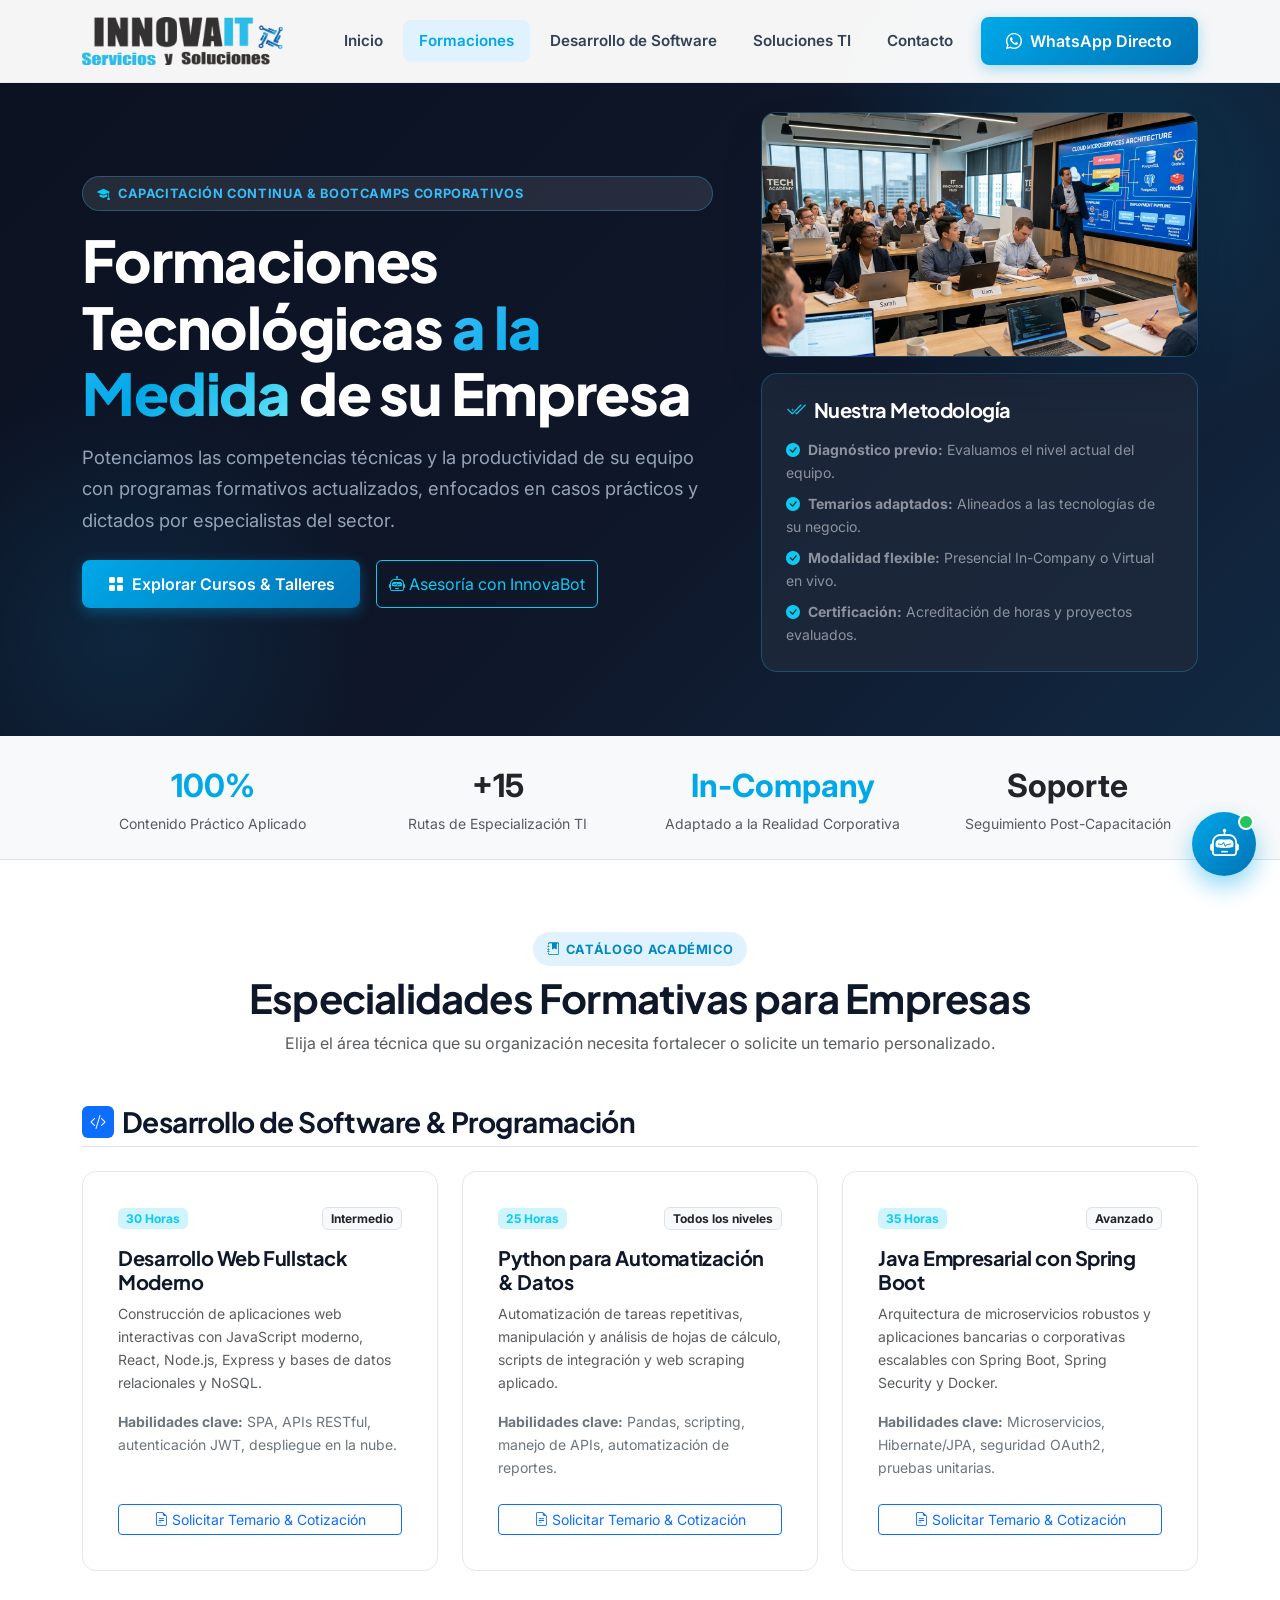
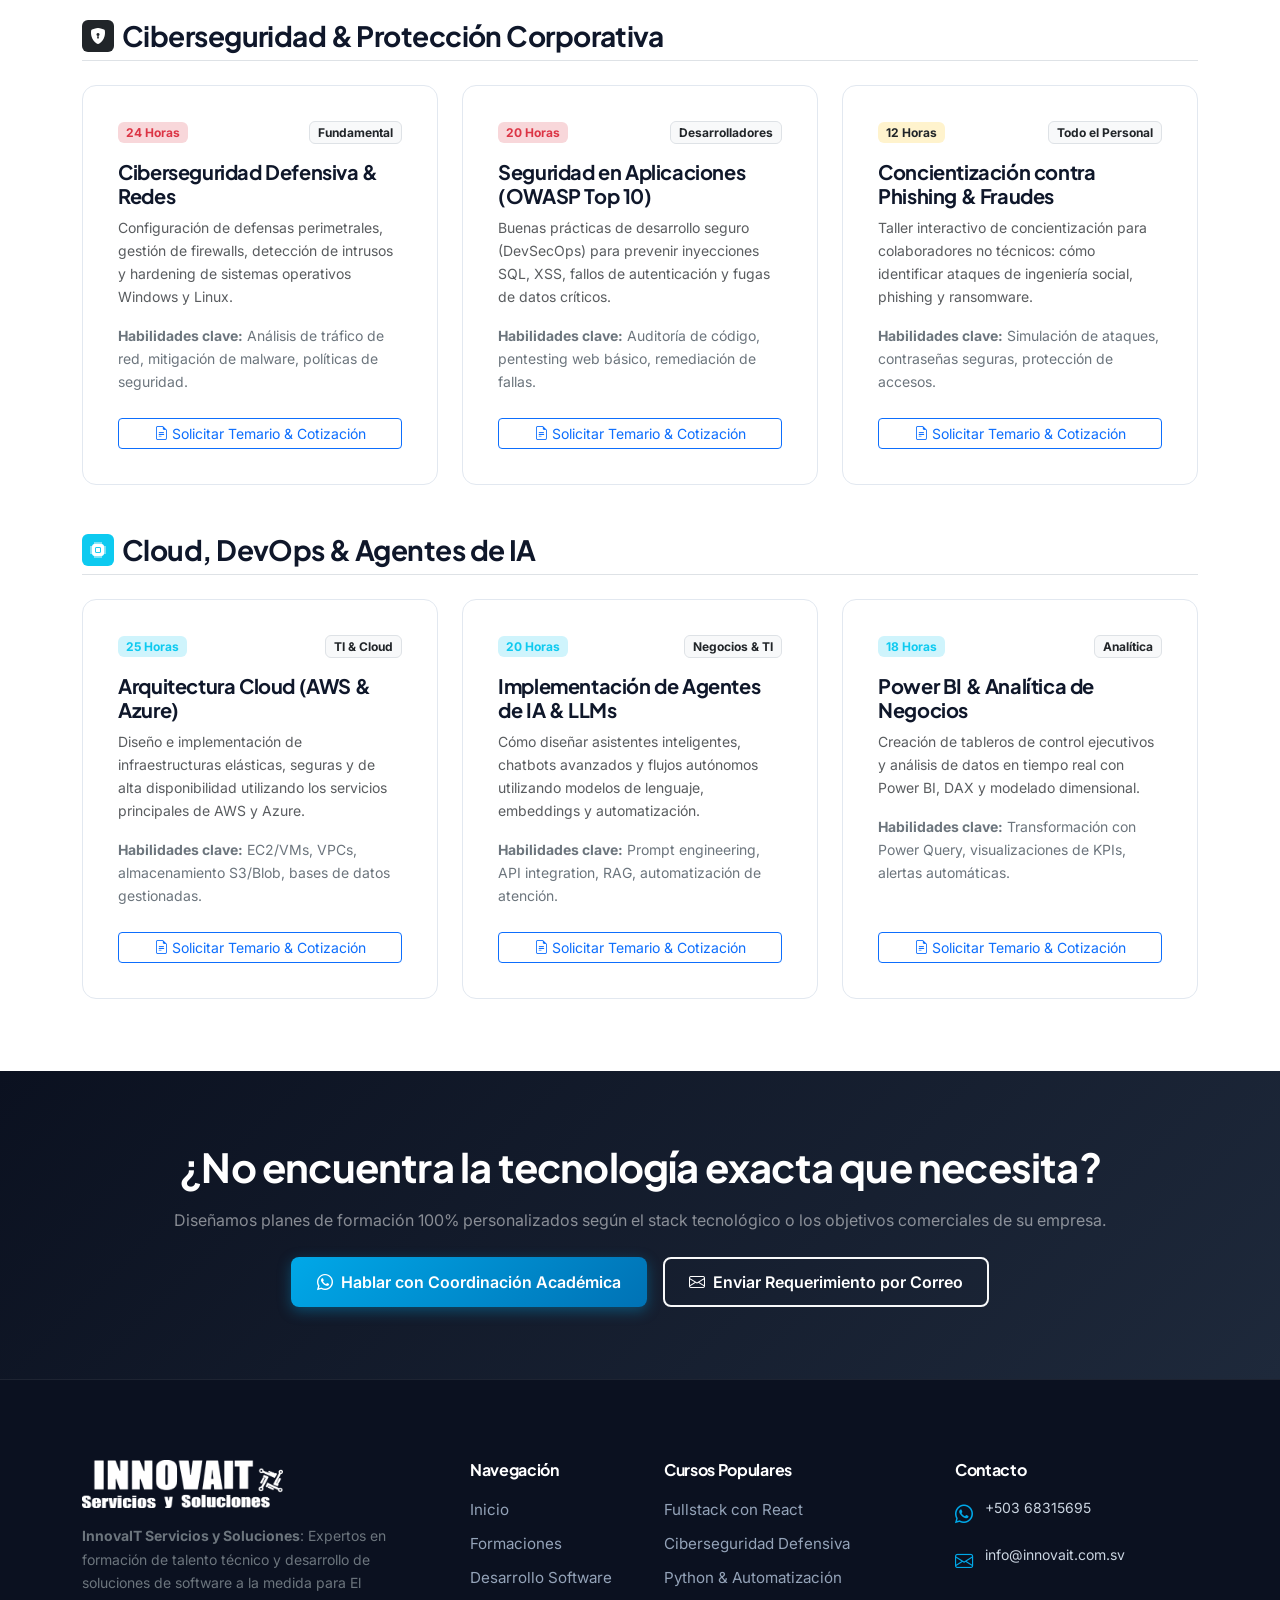
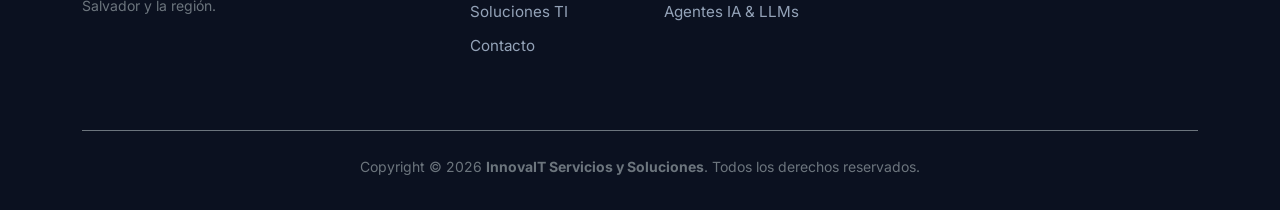
<file: formaciones.html>
<!DOCTYPE html>
<html lang="es">
<head>
  <meta charset="UTF-8">
  <meta name="viewport" content="width=device-width, initial-scale=1.0">
  <meta name="description" content="Catálogo de Formaciones y Capacitaciones Tecnológicas a la Medida de InnovaIT. Cursos en Desarrollo de Software, Ciberseguridad, Cloud Computing y Agentes de IA en El Salvador.">
  <title>Formaciones Tecnológicas a la Medida | InnovaIT Servicios y Soluciones</title>

  <!-- Google Fonts: Inter & Plus Jakarta Sans -->
  <link rel="preconnect" href="https://fonts.googleapis.com">
  <link rel="preconnect" href="https://fonts.gstatic.com" crossorigin>
  <link href="https://fonts.googleapis.com/css2?family=Inter:wght@400;500;600;700&family=Plus+Jakarta+Sans:wght@600;700;800&display=swap" rel="stylesheet">

  <!-- Bootstrap 5.3 CSS -->
  <link href="https://cdn.jsdelivr.net/npm/bootstrap@5.3.3/dist/css/bootstrap.min.css" rel="stylesheet" integrity="sha384-QWTKZyjpPEjISv5WaRU9OFeRpok6YctnYmDr5pNlyT2bRjXh0JMhjY6hW+ALEwIH" crossorigin="anonymous">
  <!-- Bootstrap Icons -->
  <link rel="stylesheet" href="https://cdn.jsdelivr.net/npm/bootstrap-icons@1.11.3/font/bootstrap-icons.min.css">

  <!-- Custom CSS -->
  <link rel="stylesheet" href="assets/css/style.css">
</head>
<body>

  <!-- Navigation Bar -->
  <nav class="navbar navbar-expand-lg site-navbar fixed-top">
    <div class="container">
      <a class="navbar-brand d-flex align-items-center" href="index.html">
        <img src="assets/img/logo-innovait.png" alt="InnovaIT Servicios y Soluciones" class="brand-logo-img">
      </a>
      <button class="navbar-toggler border-0" type="button" data-bs-toggle="collapse" data-bs-target="#navbarContent" aria-controls="navbarContent" aria-expanded="false" aria-label="Abrir navegación">
        <span class="navbar-toggler-icon"></span>
      </button>

      <div class="collapse navbar-collapse" id="navbarContent">
        <ul class="navbar-nav ms-auto align-items-lg-center gap-lg-1">
          <li class="nav-item">
            <a class="nav-link" href="index.html">Inicio</a>
          </li>
          <li class="nav-item">
            <a class="nav-link active" aria-current="page" href="formaciones.html">Formaciones</a>
          </li>
          <li class="nav-item">
            <a class="nav-link" href="desarrollo-software.html">Desarrollo de Software</a>
          </li>
          <li class="nav-item">
            <a class="nav-link" href="soluciones-ti.html">Soluciones TI</a>
          </li>
          <li class="nav-item">
            <a class="nav-link" href="contacto.html">Contacto</a>
          </li>
          <li class="nav-item ms-lg-2 mt-2 mt-lg-0">
            <a href="https://wa.me/50368315695?text=Hola%20InnovaIT%2C%20quisiera%20cotizar%20una%20formaci%C3%B3n%20para%20mi%20empresa." target="_blank" rel="noopener noreferrer" class="btn btn-innova-primary">
              <i class="bi bi-whatsapp"></i> WhatsApp Directo
            </a>
          </li>
        </ul>
      </div>
    </div>
  </nav>

  <!-- Hero Formaciones -->
  <header class="hero-wrapper" style="padding: 5.5rem 0 4rem;">
    <div class="container position-relative" style="z-index: 2;">
      <div class="row align-items-center g-5 pt-4">
        <div class="col-lg-7">
          <div class="badge-innova-dark mb-3">
            <i class="bi bi-mortarboard-fill text-info me-1"></i> Capacitación Continua & Bootcamps Corporativos
          </div>
          <h1 class="hero-title mb-3">
            Formaciones Tecnológicas <span class="text-gradient-cyan">a la Medida</span> de su Empresa
          </h1>
          <p class="hero-subtitle mb-4">
            Potenciamos las competencias técnicas y la productividad de su equipo con programas formativos actualizados, enfocados en casos prácticos y dictados por especialistas del sector.
          </p>
          <div class="d-flex flex-wrap gap-3">
            <a href="#catalogo" class="btn btn-innova-primary">
              <i class="bi bi-grid-fill"></i> Explorar Cursos & Talleres
            </a>
            <button onclick="window.openInnovaBot('training')" class="btn btn-outline-info">
              <i class="bi bi-robot"></i> Asesoría con InnovaBot
            </button>
          </div>
        </div>

        <div class="col-lg-5">
          <div class="position-relative">
            <img src="assets/img/training-classroom.jpg" alt="Capacitaciones Tecnológicas In-Company" class="img-tech-frame mb-3">
            <div class="p-4 rounded-4" style="background: rgba(30, 41, 59, 0.85); border: 1px solid rgba(56, 189, 248, 0.25);">
              <h5 class="fw-bold text-white mb-3"><i class="bi bi-check2-all text-info me-2"></i>Nuestra Metodología</h5>
              <ul class="list-unstyled text-white-50 small mb-0 d-flex flex-column gap-2">
                <li><i class="bi bi-check-circle-fill text-info me-2"></i><strong>Diagnóstico previo:</strong> Evaluamos el nivel actual del equipo.</li>
                <li><i class="bi bi-check-circle-fill text-info me-2"></i><strong>Temarios adaptados:</strong> Alineados a las tecnologías de su negocio.</li>
                <li><i class="bi bi-check-circle-fill text-info me-2"></i><strong>Modalidad flexible:</strong> Presencial In-Company o Virtual en vivo.</li>
                <li><i class="bi bi-check-circle-fill text-info me-2"></i><strong>Certificación:</strong> Acreditación de horas y proyectos evaluados.</li>
              </ul>
            </div>
          </div>
        </div>
      </div>
    </div>
  </header>

  <!-- Métricas de Impacto -->
  <section class="py-4 bg-light border-bottom">
    <div class="container">
      <div class="row g-4 text-center">
        <div class="col-6 col-md-3">
          <div class="fs-2 fw-bold" style="color: #00a8e8;">100%</div>
          <p class="text-muted small mb-0">Contenido Práctico Aplicado</p>
        </div>
        <div class="col-6 col-md-3">
          <div class="fs-2 fw-bold text-dark">+15</div>
          <p class="text-muted small mb-0">Rutas de Especialización TI</p>
        </div>
        <div class="col-6 col-md-3">
          <div class="fs-2 fw-bold" style="color: #00a8e8;">In-Company</div>
          <p class="text-muted small mb-0">Adaptado a la Realidad Corporativa</p>
        </div>
        <div class="col-6 col-md-3">
          <div class="fs-2 fw-bold text-dark">Soporte</div>
          <p class="text-muted small mb-0">Seguimiento Post-Capacitación</p>
        </div>
      </div>
    </div>
  </section>

  <!-- Catálogo de Cursos & Rutas -->
  <section class="py-5" id="catalogo">
    <div class="container py-4">
      <div class="text-center max-w-700 mx-auto mb-5">
        <span class="badge-innova mb-2"><i class="bi bi-journal-bookmark-fill"></i> Catálogo Académico</span>
        <h2 class="display-6 fw-bold">Especialidades Formativas para Empresas</h2>
        <p class="text-muted">Elija el área técnica que su organización necesita fortalecer o solicite un temario personalizado.</p>
      </div>

      <!-- Area 1: Desarrollo de Software -->
      <div class="mb-5">
        <div class="d-flex align-items-center gap-2 mb-4 pb-2 border-bottom">
          <span class="badge bg-primary fs-6 p-2"><i class="bi bi-code-slash"></i></span>
          <h3 class="fw-bold mb-0">Desarrollo de Software & Programación</h3>
        </div>

        <div class="row g-4">
          <!-- Curso 1 -->
          <div class="col-md-6 col-lg-4">
            <div class="card-service">
              <div class="d-flex justify-content-between align-items-center mb-3">
                <span class="badge bg-info-subtle text-info fw-bold">30 Horas</span>
                <span class="badge bg-light text-dark border">Intermedio</span>
              </div>
              <h5 class="fw-bold mb-2">Desarrollo Web Fullstack Moderno</h5>
              <p class="text-muted small mb-3">
                Construcción de aplicaciones web interactivas con JavaScript moderno, React, Node.js, Express y bases de datos relacionales y NoSQL.
              </p>
              <div class="small text-secondary mb-4">
                <strong>Habilidades clave:</strong> SPA, APIs RESTful, autenticación JWT, despliegue en la nube.
              </div>
              <button onclick="solicitarTemario('Desarrollo Web Fullstack Moderno')" class="btn btn-outline-primary btn-sm w-100 mt-auto">
                <i class="bi bi-file-earmark-text"></i> Solicitar Temario & Cotización
              </button>
            </div>
          </div>

          <!-- Curso 2 -->
          <div class="col-md-6 col-lg-4">
            <div class="card-service">
              <div class="d-flex justify-content-between align-items-center mb-3">
                <span class="badge bg-info-subtle text-info fw-bold">25 Horas</span>
                <span class="badge bg-light text-dark border">Todos los niveles</span>
              </div>
              <h5 class="fw-bold mb-2">Python para Automatización & Datos</h5>
              <p class="text-muted small mb-3">
                Automatización de tareas repetitivas, manipulación y análisis de hojas de cálculo, scripts de integración y web scraping aplicado.
              </p>
              <div class="small text-secondary mb-4">
                <strong>Habilidades clave:</strong> Pandas, scripting, manejo de APIs, automatización de reportes.
              </div>
              <button onclick="solicitarTemario('Python para Automatización & Datos')" class="btn btn-outline-primary btn-sm w-100 mt-auto">
                <i class="bi bi-file-earmark-text"></i> Solicitar Temario & Cotización
              </button>
            </div>
          </div>

          <!-- Curso 3 -->
          <div class="col-md-6 col-lg-4">
            <div class="card-service">
              <div class="d-flex justify-content-between align-items-center mb-3">
                <span class="badge bg-info-subtle text-info fw-bold">35 Horas</span>
                <span class="badge bg-light text-dark border">Avanzado</span>
              </div>
              <h5 class="fw-bold mb-2">Java Empresarial con Spring Boot</h5>
              <p class="text-muted small mb-3">
                Arquitectura de microservicios robustos y aplicaciones bancarias o corporativas escalables con Spring Boot, Spring Security y Docker.
              </p>
              <div class="small text-secondary mb-4">
                <strong>Habilidades clave:</strong> Microservicios, Hibernate/JPA, seguridad OAuth2, pruebas unitarias.
              </div>
              <button onclick="solicitarTemario('Java Empresarial con Spring Boot')" class="btn btn-outline-primary btn-sm w-100 mt-auto">
                <i class="bi bi-file-earmark-text"></i> Solicitar Temario & Cotización
              </button>
            </div>
          </div>
        </div>
      </div>

      <!-- Area 2: Ciberseguridad -->
      <div class="mb-5">
        <div class="d-flex align-items-center gap-2 mb-4 pb-2 border-bottom">
          <span class="badge bg-dark fs-6 p-2"><i class="bi bi-shield-lock-fill"></i></span>
          <h3 class="fw-bold mb-0">Ciberseguridad & Protección Corporativa</h3>
        </div>

        <div class="row g-4">
          <!-- Curso 4 -->
          <div class="col-md-6 col-lg-4">
            <div class="card-service">
              <div class="d-flex justify-content-between align-items-center mb-3">
                <span class="badge bg-danger-subtle text-danger fw-bold">24 Horas</span>
                <span class="badge bg-light text-dark border">Fundamental</span>
              </div>
              <h5 class="fw-bold mb-2">Ciberseguridad Defensiva & Redes</h5>
              <p class="text-muted small mb-3">
                Configuración de defensas perimetrales, gestión de firewalls, detección de intrusos y hardening de sistemas operativos Windows y Linux.
              </p>
              <div class="small text-secondary mb-4">
                <strong>Habilidades clave:</strong> Análisis de tráfico de red, mitigación de malware, políticas de seguridad.
              </div>
              <button onclick="solicitarTemario('Ciberseguridad Defensiva & Redes')" class="btn btn-outline-primary btn-sm w-100 mt-auto">
                <i class="bi bi-file-earmark-text"></i> Solicitar Temario & Cotización
              </button>
            </div>
          </div>

          <!-- Curso 5 -->
          <div class="col-md-6 col-lg-4">
            <div class="card-service">
              <div class="d-flex justify-content-between align-items-center mb-3">
                <span class="badge bg-danger-subtle text-danger fw-bold">20 Horas</span>
                <span class="badge bg-light text-dark border">Desarrolladores</span>
              </div>
              <h5 class="fw-bold mb-2">Seguridad en Aplicaciones (OWASP Top 10)</h5>
              <p class="text-muted small mb-3">
                Buenas prácticas de desarrollo seguro (DevSecOps) para prevenir inyecciones SQL, XSS, fallos de autenticación y fugas de datos críticos.
              </p>
              <div class="small text-secondary mb-4">
                <strong>Habilidades clave:</strong> Auditoría de código, pentesting web básico, remediación de fallas.
              </div>
              <button onclick="solicitarTemario('Seguridad en Aplicaciones (OWASP Top 10)')" class="btn btn-outline-primary btn-sm w-100 mt-auto">
                <i class="bi bi-file-earmark-text"></i> Solicitar Temario & Cotización
              </button>
            </div>
          </div>

          <!-- Curso 6 -->
          <div class="col-md-6 col-lg-4">
            <div class="card-service">
              <div class="d-flex justify-content-between align-items-center mb-3">
                <span class="badge bg-warning-subtle text-dark fw-bold">12 Horas</span>
                <span class="badge bg-light text-dark border">Todo el Personal</span>
              </div>
              <h5 class="fw-bold mb-2">Concientización contra Phishing & Fraudes</h5>
              <p class="text-muted small mb-3">
                Taller interactivo de concientización para colaboradores no técnicos: cómo identificar ataques de ingeniería social, phishing y ransomware.
              </p>
              <div class="small text-secondary mb-4">
                <strong>Habilidades clave:</strong> Simulación de ataques, contraseñas seguras, protección de accesos.
              </div>
              <button onclick="solicitarTemario('Concientización contra Phishing & Fraudes')" class="btn btn-outline-primary btn-sm w-100 mt-auto">
                <i class="bi bi-file-earmark-text"></i> Solicitar Temario & Cotización
              </button>
            </div>
          </div>
        </div>
      </div>

      <!-- Area 3: Cloud & Agentes IA -->
      <div>
        <div class="d-flex align-items-center gap-2 mb-4 pb-2 border-bottom">
          <span class="badge bg-info fs-6 p-2"><i class="bi bi-cpu-fill"></i></span>
          <h3 class="fw-bold mb-0">Cloud, DevOps & Agentes de IA</h3>
        </div>

        <div class="row g-4">
          <!-- Curso 7 -->
          <div class="col-md-6 col-lg-4">
            <div class="card-service">
              <div class="d-flex justify-content-between align-items-center mb-3">
                <span class="badge bg-info-subtle text-info fw-bold">25 Horas</span>
                <span class="badge bg-light text-dark border">TI & Cloud</span>
              </div>
              <h5 class="fw-bold mb-2">Arquitectura Cloud (AWS & Azure)</h5>
              <p class="text-muted small mb-3">
                Diseño e implementación de infraestructuras elásticas, seguras y de alta disponibilidad utilizando los servicios principales de AWS y Azure.
              </p>
              <div class="small text-secondary mb-4">
                <strong>Habilidades clave:</strong> EC2/VMs, VPCs, almacenamiento S3/Blob, bases de datos gestionadas.
              </div>
              <button onclick="solicitarTemario('Arquitectura Cloud (AWS & Azure)')" class="btn btn-outline-primary btn-sm w-100 mt-auto">
                <i class="bi bi-file-earmark-text"></i> Solicitar Temario & Cotización
              </button>
            </div>
          </div>

          <!-- Curso 8 -->
          <div class="col-md-6 col-lg-4">
            <div class="card-service">
              <div class="d-flex justify-content-between align-items-center mb-3">
                <span class="badge bg-info-subtle text-info fw-bold">20 Horas</span>
                <span class="badge bg-light text-dark border">Negocios & TI</span>
              </div>
              <h5 class="fw-bold mb-2">Implementación de Agentes de IA & LLMs</h5>
              <p class="text-muted small mb-3">
                Cómo diseñar asistentes inteligentes, chatbots avanzados y flujos autónomos utilizando modelos de lenguaje, embeddings y automatización.
              </p>
              <div class="small text-secondary mb-4">
                <strong>Habilidades clave:</strong> Prompt engineering, API integration, RAG, automatización de atención.
              </div>
              <button onclick="solicitarTemario('Implementación de Agentes de IA & LLMs')" class="btn btn-outline-primary btn-sm w-100 mt-auto">
                <i class="bi bi-file-earmark-text"></i> Solicitar Temario & Cotización
              </button>
            </div>
          </div>

          <!-- Curso 9 -->
          <div class="col-md-6 col-lg-4">
            <div class="card-service">
              <div class="d-flex justify-content-between align-items-center mb-3">
                <span class="badge bg-info-subtle text-info fw-bold">18 Horas</span>
                <span class="badge bg-light text-dark border">Analítica</span>
              </div>
              <h5 class="fw-bold mb-2">Power BI & Analítica de Negocios</h5>
              <p class="text-muted small mb-3">
                Creación de tableros de control ejecutivos y análisis de datos en tiempo real con Power BI, DAX y modelado dimensional.
              </p>
              <div class="small text-secondary mb-4">
                <strong>Habilidades clave:</strong> Transformación con Power Query, visualizaciones de KPIs, alertas automáticas.
              </div>
              <button onclick="solicitarTemario('Power BI & Analítica de Negocios')" class="btn btn-outline-primary btn-sm w-100 mt-auto">
                <i class="bi bi-file-earmark-text"></i> Solicitar Temario & Cotización
              </button>
            </div>
          </div>
        </div>
      </div>
    </div>
  </section>

  <!-- CTA Banner Formación a la Medida -->
  <section class="py-5" style="background: linear-gradient(135deg, #0b1120 0%, #1e293b 100%); color: #ffffff;">
    <div class="container text-center py-4">
      <h2 class="display-6 fw-bold text-white mb-3">¿No encuentra la tecnología exacta que necesita?</h2>
      <p class="text-white-50 max-w-700 mx-auto mb-4">
        Diseñamos planes de formación 100% personalizados según el stack tecnológico o los objetivos comerciales de su empresa.
      </p>
      <div class="d-flex justify-content-center gap-3 flex-wrap">
        <a href="https://wa.me/50368315695?text=Hola%20InnovaIT%2C%20requiero%20una%20capacitaci%C3%B3n%20personalizada%20para%20mi%20equipo." target="_blank" class="btn btn-innova-primary">
          <i class="bi bi-whatsapp"></i> Hablar con Coordinación Académica
        </a>
        <a href="contacto.html" class="btn btn-innova-outline text-white border-light">
          <i class="bi bi-envelope"></i> Enviar Requerimiento por Correo
        </a>
      </div>
    </div>
  </section>

  <!-- Modal para Solicitar Temario -->
  <div class="modal fade" id="syllabusModal" tabindex="-1" aria-labelledby="syllabusModalLabel" aria-hidden="true">
    <div class="modal-dialog modal-dialog-centered">
      <div class="modal-content border-0 shadow-lg">
        <div class="modal-header bg-dark text-white">
          <h5 class="modal-title" id="syllabusModalLabel"><i class="bi bi-file-earmark-pdf-fill text-info me-2"></i>Solicitar Temario & Precios</h5>
          <button type="button" class="btn-close btn-close-white" data-bs-dismiss="modal" aria-label="Close"></button>
        </div>
        <div class="modal-body p-4">
          <form id="syllabusRequestForm">
            <div class="mb-3">
              <label class="form-label small fw-bold">Curso Seleccionado</label>
              <input type="text" class="form-control" id="syllabusCourseName" readonly>
            </div>
            <div class="mb-3">
              <label class="form-label small fw-bold">Empresa u Organización</label>
              <input type="text" class="form-control" id="syllabusCompany" placeholder="Ej. Mi Empresa S.A." required>
            </div>
            <div class="mb-3">
              <label class="form-label small fw-bold">Cantidad estimada de participantes</label>
              <select class="form-select" id="syllabusAttendees">
                <option value="1 a 3">1 a 3 personas (Individual / Equipo pequeño)</option>
                <option value="4 a 10" selected>4 a 10 personas (Grupo estándar)</option>
                <option value="11 a 25">11 a 25 personas (Área completa)</option>
                <option value="+25">Más de 25 personas (Plan corporativo masivo)</option>
              </select>
            </div>
            <button type="submit" class="btn btn-innova-primary w-100 py-2 mt-2">
              <i class="bi bi-whatsapp"></i> Enviar Solicitud a WhatsApp (+503 68315695)
            </button>
          </form>
        </div>
      </div>
    </div>
  </div>

  <!-- Footer -->
  <footer class="site-footer">
    <div class="container">
      <div class="row g-5 mb-5">
        <div class="col-lg-4">
          <img src="assets/img/logo-innovait.png" alt="InnovaIT Logo" class="footer-brand-logo mb-3">
          <p class="text-secondary small pe-lg-4">
            <strong>InnovaIT Servicios y Soluciones</strong>: Expertos en formación de talento técnico y desarrollo de soluciones de software a la medida para El Salvador y la región.
          </p>
        </div>
        <div class="col-sm-6 col-lg-2">
          <h6 class="text-white fw-bold mb-3">Navegación</h6>
          <ul class="list-unstyled">
            <li><a href="index.html" class="footer-link">Inicio</a></li>
            <li><a href="formaciones.html" class="footer-link">Formaciones</a></li>
            <li><a href="desarrollo-software.html" class="footer-link">Desarrollo Software</a></li>
            <li><a href="soluciones-ti.html" class="footer-link">Soluciones TI</a></li>
            <li><a href="contacto.html" class="footer-link">Contacto</a></li>
          </ul>
        </div>
        <div class="col-sm-6 col-lg-3">
          <h6 class="text-white fw-bold mb-3">Cursos Populares</h6>
          <ul class="list-unstyled">
            <li><a href="#catalogo" class="footer-link">Fullstack con React</a></li>
            <li><a href="#catalogo" class="footer-link">Ciberseguridad Defensiva</a></li>
            <li><a href="#catalogo" class="footer-link">Python & Automatización</a></li>
            <li><a href="#catalogo" class="footer-link">Agentes IA & LLMs</a></li>
          </ul>
        </div>
        <div class="col-lg-3">
          <h6 class="text-white fw-bold mb-3">Contacto</h6>
          <div class="footer-contact-item">
            <i class="bi bi-whatsapp"></i>
            <span class="small">+503 68315695</span>
          </div>
          <div class="footer-contact-item">
            <i class="bi bi-envelope"></i>
            <span class="small">info@innovait.com.sv</span>
          </div>
        </div>
      </div>
      <div class="border-top border-secondary pt-4 text-center small text-secondary">
        <p class="mb-0">Copyright &copy; 2026 <strong>InnovaIT Servicios y Soluciones</strong>. Todos los derechos reservados.</p>
      </div>
    </div>
  </footer>

  <!-- Helper JS function for modal -->
  <script>
    function solicitarTemario(curso) {
      document.getElementById('syllabusCourseName').value = curso;
      const modal = new bootstrap.Modal(document.getElementById('syllabusModal'));
      modal.show();
    }
  </script>

  <!-- Bootstrap 5.3 JS Bundle -->
  <script src="https://cdn.jsdelivr.net/npm/bootstrap@5.3.3/dist/js/bootstrap.bundle.min.js" integrity="sha384-YvpcrYf0tY3lHB60NNkmXc5s9fDVZLESaAA55NDzOxhy9GkcIdslK1eN7N6jIeHz" crossorigin="anonymous"></script>
  <!-- Main Script -->
  <script src="assets/js/main.js"></script>
  <!-- AI Agent Chat Widget -->
  <script src="assets/js/agent-chat.js"></script>
</body>
</html>
</file>
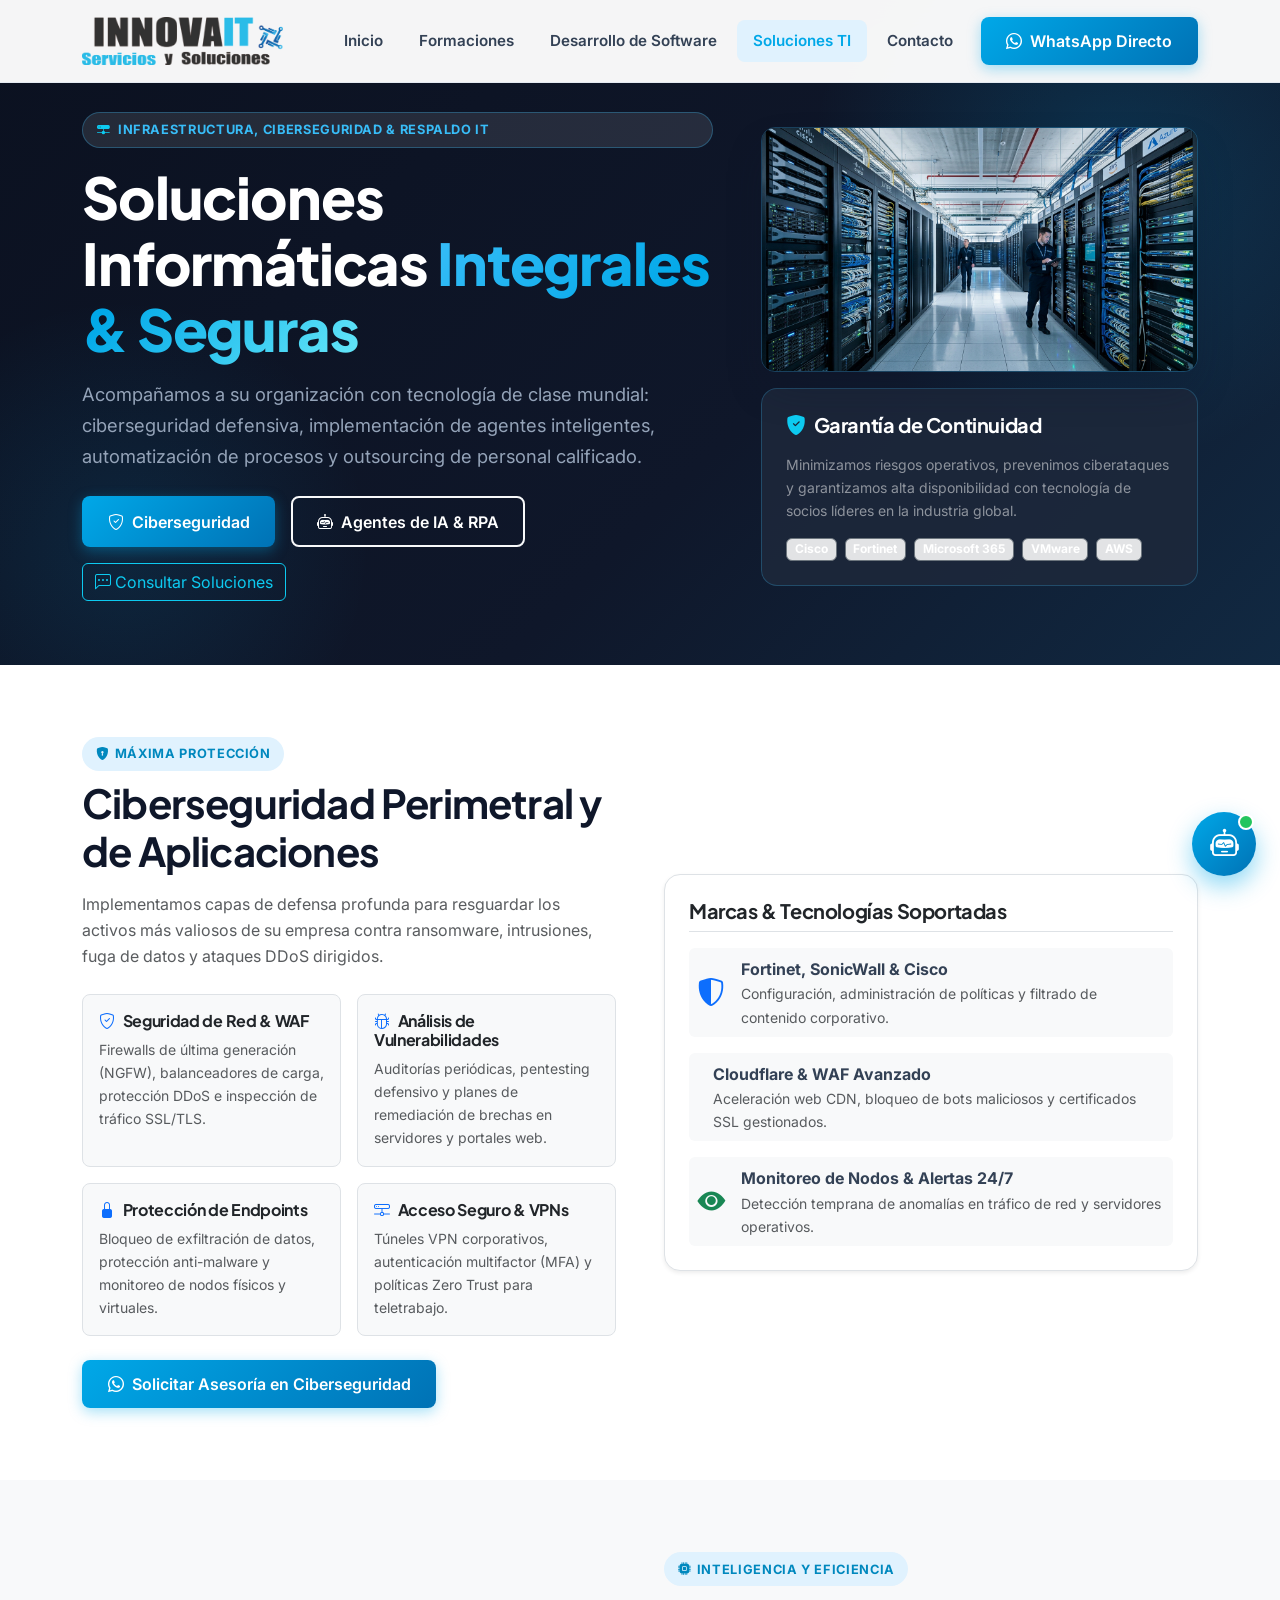
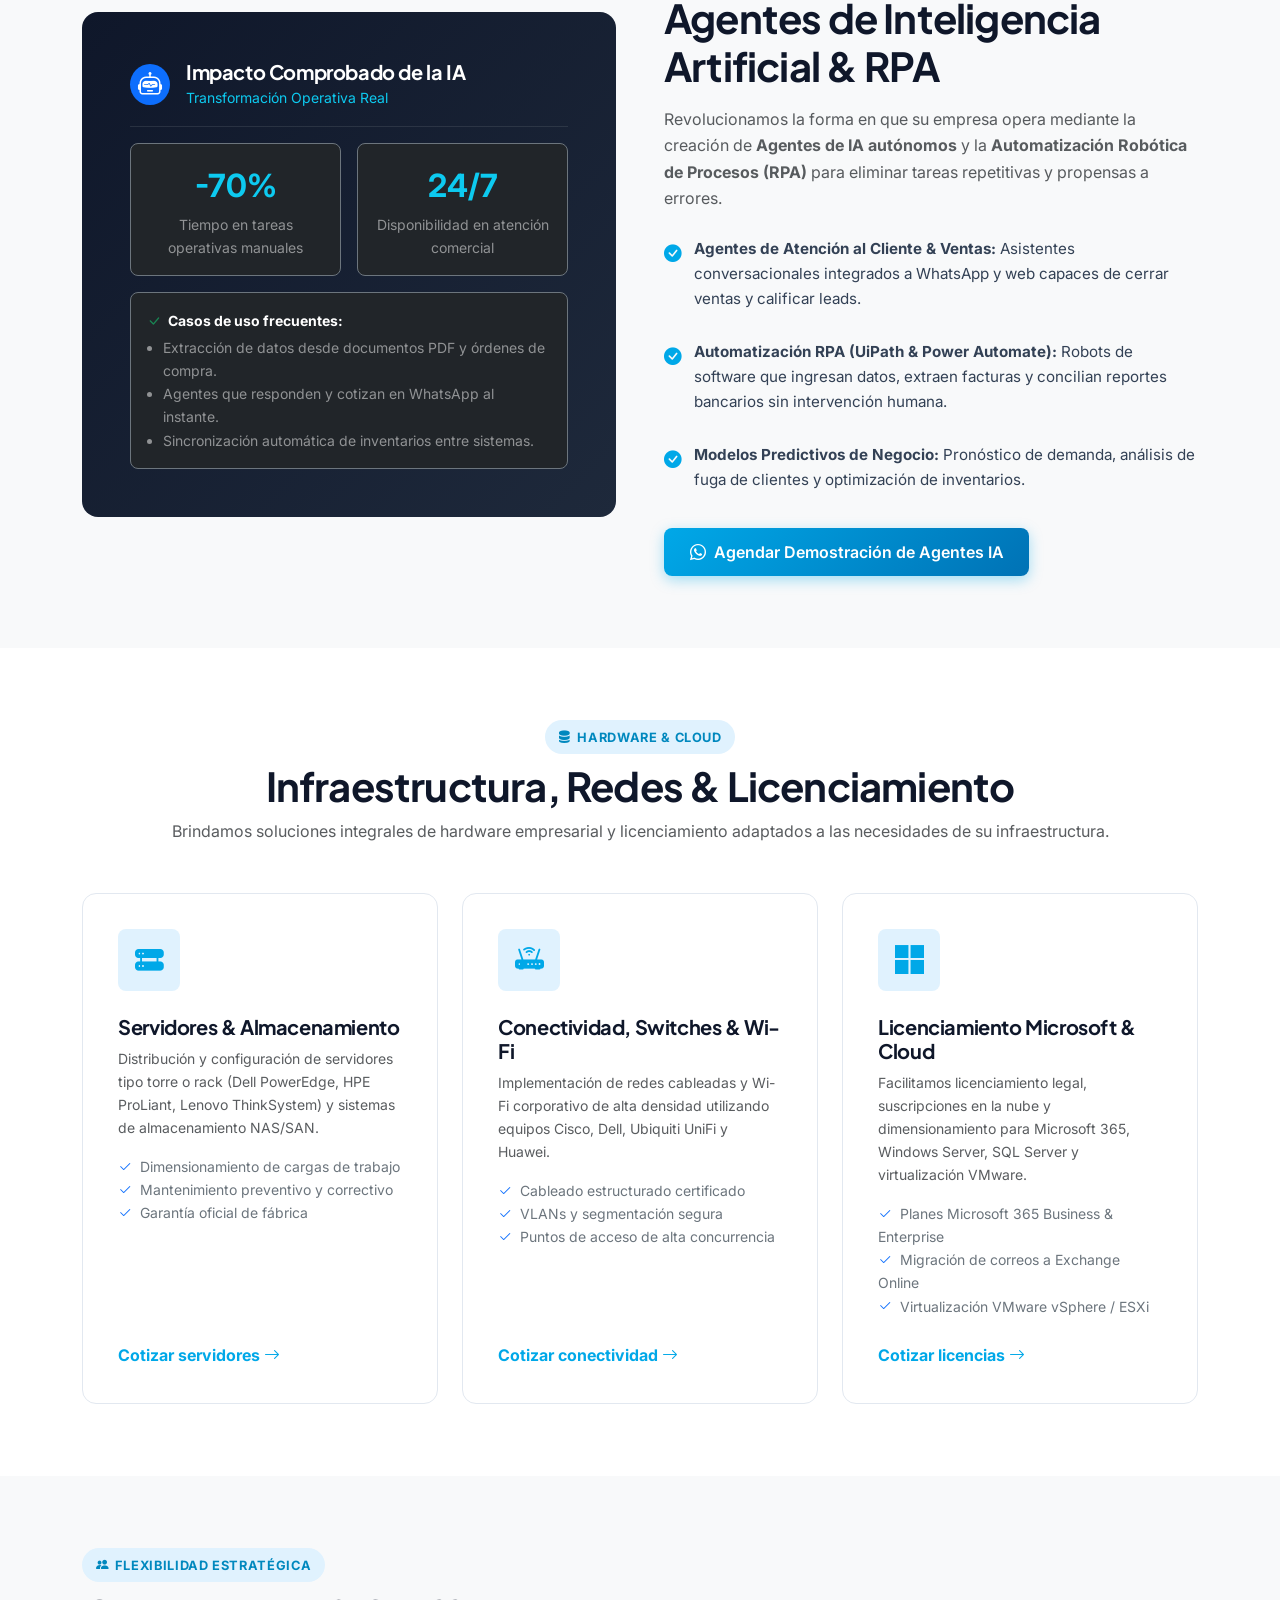
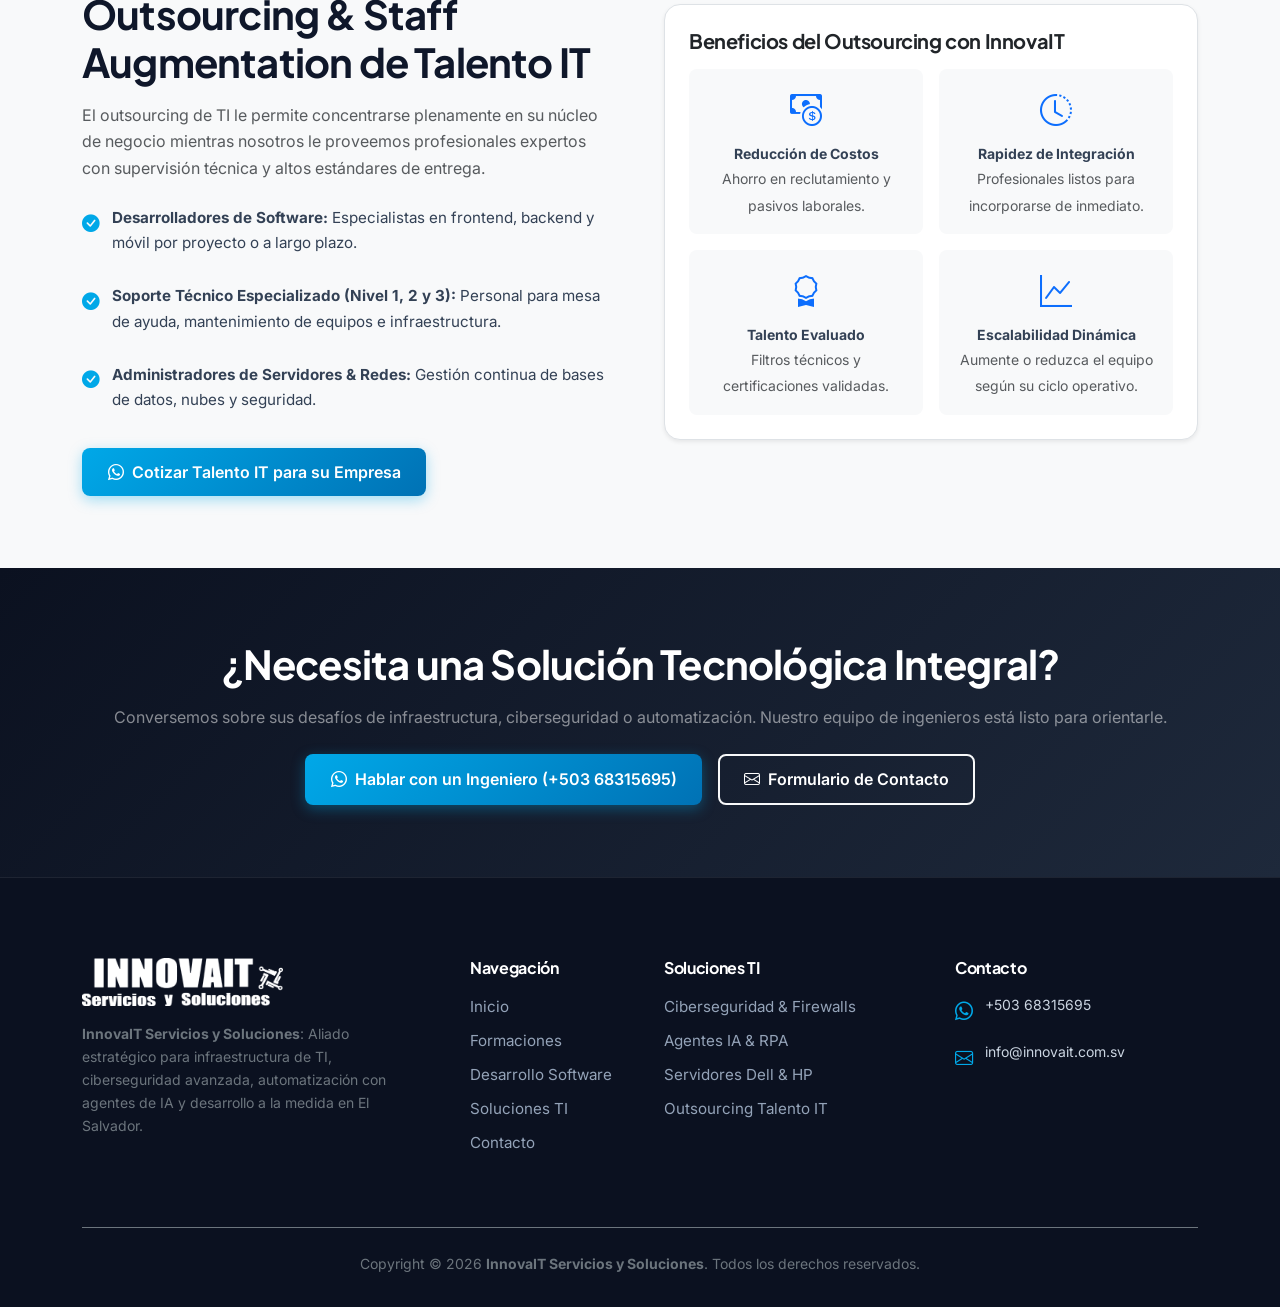
<file: soluciones-ti.html>
<!DOCTYPE html>
<html lang="es">
<head>
  <meta charset="UTF-8">
  <meta name="viewport" content="width=device-width, initial-scale=1.0">
  <meta name="description" content="Soluciones informáticas integrales de InnovaIT: Ciberseguridad, Agentes de IA, Automatización RPA, Infraestructura Cloud, Servidores y Outsourcing de talento IT en El Salvador.">
  <title>Soluciones Informáticas & Ciberseguridad | InnovaIT Servicios y Soluciones</title>

  <!-- Google Fonts: Inter & Plus Jakarta Sans -->
  <link rel="preconnect" href="https://fonts.googleapis.com">
  <link rel="preconnect" href="https://fonts.gstatic.com" crossorigin>
  <link href="https://fonts.googleapis.com/css2?family=Inter:wght@400;500;600;700&family=Plus+Jakarta+Sans:wght@600;700;800&display=swap" rel="stylesheet">

  <!-- Bootstrap 5.3 CSS -->
  <link href="https://cdn.jsdelivr.net/npm/bootstrap@5.3.3/dist/css/bootstrap.min.css" rel="stylesheet" integrity="sha384-QWTKZyjpPEjISv5WaRU9OFeRpok6YctnYmDr5pNlyT2bRjXh0JMhjY6hW+ALEwIH" crossorigin="anonymous">
  <!-- Bootstrap Icons -->
  <link rel="stylesheet" href="https://cdn.jsdelivr.net/npm/bootstrap-icons@1.11.3/font/bootstrap-icons.min.css">

  <!-- Custom CSS -->
  <link rel="stylesheet" href="assets/css/style.css">
</head>
<body>

  <!-- Navigation Bar -->
  <nav class="navbar navbar-expand-lg site-navbar fixed-top">
    <div class="container">
      <a class="navbar-brand d-flex align-items-center" href="index.html">
        <img src="assets/img/logo-innovait.png" alt="InnovaIT Servicios y Soluciones" class="brand-logo-img">
      </a>
      <button class="navbar-toggler border-0" type="button" data-bs-toggle="collapse" data-bs-target="#navbarContent" aria-controls="navbarContent" aria-expanded="false" aria-label="Abrir navegación">
        <span class="navbar-toggler-icon"></span>
      </button>

      <div class="collapse navbar-collapse" id="navbarContent">
        <ul class="navbar-nav ms-auto align-items-lg-center gap-lg-1">
          <li class="nav-item">
            <a class="nav-link" href="index.html">Inicio</a>
          </li>
          <li class="nav-item">
            <a class="nav-link" href="formaciones.html">Formaciones</a>
          </li>
          <li class="nav-item">
            <a class="nav-link" href="desarrollo-software.html">Desarrollo de Software</a>
          </li>
          <li class="nav-item">
            <a class="nav-link active" aria-current="page" href="soluciones-ti.html">Soluciones TI</a>
          </li>
          <li class="nav-item">
            <a class="nav-link" href="contacto.html">Contacto</a>
          </li>
          <li class="nav-item ms-lg-2 mt-2 mt-lg-0">
            <a href="https://wa.me/50368315695?text=Hola%20InnovaIT%2C%20quisiera%20asesor%C3%ADa%20en%20sus%20Soluciones%20TI." target="_blank" rel="noopener noreferrer" class="btn btn-innova-primary">
              <i class="bi bi-whatsapp"></i> WhatsApp Directo
            </a>
          </li>
        </ul>
      </div>
    </div>
  </nav>

  <!-- Hero Soluciones TI -->
  <header class="hero-wrapper" style="padding: 5.5rem 0 4rem;">
    <div class="container position-relative" style="z-index: 2;">
      <div class="row align-items-center g-5 pt-4">
        <div class="col-lg-7">
          <div class="badge-innova-dark mb-3">
            <i class="bi bi-hdd-network-fill text-info me-1"></i> Infraestructura, Ciberseguridad & Respaldo IT
          </div>
          <h1 class="hero-title mb-3">
            Soluciones Informáticas <span class="text-gradient-cyan">Integrales & Seguras</span>
          </h1>
          <p class="hero-subtitle mb-4">
            Acompañamos a su organización con tecnología de clase mundial: ciberseguridad defensiva, implementación de agentes inteligentes, automatización de procesos y outsourcing de personal calificado.
          </p>
          <div class="d-flex flex-wrap gap-3">
            <a href="#ciberseguridad" class="btn btn-innova-primary">
              <i class="bi bi-shield-check"></i> Ciberseguridad
            </a>
            <a href="#ia-rpa" class="btn btn-innova-outline text-white border-light">
              <i class="bi bi-robot"></i> Agentes de IA & RPA
            </a>
            <button onclick="window.openInnovaBot('solutions')" class="btn btn-outline-info">
              <i class="bi bi-chat-left-dots"></i> Consultar Soluciones
            </button>
          </div>
        </div>

        <div class="col-lg-5">
          <div class="position-relative">
            <img src="assets/img/cyber-datacenter.jpg" alt="Centro de Datos y Ciberseguridad InnovaIT" class="img-tech-frame mb-3">
            <div class="p-4 rounded-4" style="background: rgba(30, 41, 59, 0.85); border: 1px solid rgba(56, 189, 248, 0.25);">
              <h5 class="fw-bold text-white mb-3"><i class="bi bi-shield-fill-check text-info me-2"></i>Garantía de Continuidad</h5>
              <p class="text-white-50 small mb-3">
                Minimizamos riesgos operativos, prevenimos ciberataques y garantizamos alta disponibilidad con tecnología de socios líderes en la industria global.
              </p>
              <div class="d-flex flex-wrap gap-2">
                <span class="badge bg-secondary-subtle text-white border border-secondary small">Cisco</span>
                <span class="badge bg-secondary-subtle text-white border border-secondary small">Fortinet</span>
                <span class="badge bg-secondary-subtle text-white border border-secondary small">Microsoft 365</span>
                <span class="badge bg-secondary-subtle text-white border border-secondary small">VMware</span>
                <span class="badge bg-secondary-subtle text-white border border-secondary small">AWS</span>
              </div>
            </div>
          </div>
        </div>
      </div>
    </div>
  </header>

  <!-- Sección 1: Ciberseguridad -->
  <section class="py-5" id="ciberseguridad">
    <div class="container py-4">
      <div class="row align-items-center g-5">
        <div class="col-lg-6">
          <span class="badge-innova mb-2"><i class="bi bi-shield-lock-fill"></i> Máxima Protección</span>
          <h2 class="display-6 fw-bold mb-3">Ciberseguridad Perimetral y de Aplicaciones</h2>
          <p class="text-muted mb-4">
            Implementamos capas de defensa profunda para resguardar los activos más valiosos de su empresa contra ransomware, intrusiones, fuga de datos y ataques DDoS dirigidos.
          </p>
          <div class="row g-3 mb-4">
            <div class="col-sm-6">
              <div class="p-3 bg-light rounded-3 border h-100">
                <h6 class="fw-bold text-dark"><i class="bi bi-shield-check text-primary me-2"></i>Seguridad de Red & WAF</h6>
                <p class="text-muted small mb-0">Firewalls de última generación (NGFW), balanceadores de carga, protección DDoS e inspección de tráfico SSL/TLS.</p>
              </div>
            </div>
            <div class="col-sm-6">
              <div class="p-3 bg-light rounded-3 border h-100">
                <h6 class="fw-bold text-dark"><i class="bi bi-bug text-primary me-2"></i>Análisis de Vulnerabilidades</h6>
                <p class="text-muted small mb-0">Auditorías periódicas, pentesting defensivo y planes de remediación de brechas en servidores y portales web.</p>
              </div>
            </div>
            <div class="col-sm-6">
              <div class="p-3 bg-light rounded-3 border h-100">
                <h6 class="fw-bold text-dark"><i class="bi bi-lock-fill text-primary me-2"></i>Protección de Endpoints</h6>
                <p class="text-muted small mb-0">Bloqueo de exfiltración de datos, protección anti-malware y monitoreo de nodos físicos y virtuales.</p>
              </div>
            </div>
            <div class="col-sm-6">
              <div class="p-3 bg-light rounded-3 border h-100">
                <h6 class="fw-bold text-dark"><i class="bi bi-hdd-network text-primary me-2"></i>Acceso Seguro & VPNs</h6>
                <p class="text-muted small mb-0">Túneles VPN corporativos, autenticación multifactor (MFA) y políticas Zero Trust para teletrabajo.</p>
              </div>
            </div>
          </div>
          <a href="https://wa.me/50368315695?text=Hola%20InnovaIT%2C%20requiero%20una%20evaluaci%C3%B3n%20o%20soluci%C3%B3n%20en%20Ciberseguridad." target="_blank" class="btn btn-innova-primary">
            <i class="bi bi-whatsapp"></i> Solicitar Asesoría en Ciberseguridad
          </a>
        </div>

        <div class="col-lg-6">
          <div class="p-4 rounded-4 shadow-sm border bg-white">
            <h5 class="fw-bold mb-3 text-dark border-bottom pb-2">Marcas & Tecnologías Soportadas</h5>
            <div class="d-flex flex-column gap-3">
              <div class="d-flex align-items-center gap-3 p-2 rounded-2 bg-light">
                <i class="bi bi-shield-shaded fs-3 text-primary"></i>
                <div>
                  <strong>Fortinet, SonicWall & Cisco</strong>
                  <p class="text-muted small mb-0">Configuración, administración de políticas y filtrado de contenido corporativo.</p>
                </div>
              </div>
              <div class="d-flex align-items-center gap-3 p-2 rounded-2 bg-light">
                <i class="bi bi-cloud-lock fs-3 text-info"></i>
                <div>
                  <strong>Cloudflare & WAF Avanzado</strong>
                  <p class="text-muted small mb-0">Aceleración web CDN, bloqueo de bots maliciosos y certificados SSL gestionados.</p>
                </div>
              </div>
              <div class="d-flex align-items-center gap-3 p-2 rounded-2 bg-light">
                <i class="bi bi-eye-fill fs-3 text-success"></i>
                <div>
                  <strong>Monitoreo de Nodos & Alertas 24/7</strong>
                  <p class="text-muted small mb-0">Detección temprana de anomalías en tráfico de red y servidores operativos.</p>
                </div>
              </div>
            </div>
          </div>
        </div>
      </div>
    </div>
  </section>

  <!-- Sección 2: Agentes IA & Automatización RPA -->
  <section class="py-5 bg-light" id="ia-rpa">
    <div class="container py-4">
      <div class="row align-items-center g-5 flex-lg-row-reverse">
        <div class="col-lg-6">
          <span class="badge-innova mb-2"><i class="bi bi-cpu-fill"></i> Inteligencia y Eficiencia</span>
          <h2 class="display-6 fw-bold mb-3">Agentes de Inteligencia Artificial & RPA</h2>
          <p class="text-muted mb-4">
            Revolucionamos la forma en que su empresa opera mediante la creación de <strong>Agentes de IA autónomos</strong> y la <strong>Automatización Robótica de Procesos (RPA)</strong> para eliminar tareas repetitivas y propensas a errores.
          </p>
          <div class="d-flex flex-column gap-3 mb-4">
            <div class="check-item"><i class="bi bi-check-circle-fill"></i> <span><strong>Agentes de Atención al Cliente & Ventas:</strong> Asistentes conversacionales integrados a WhatsApp y web capaces de cerrar ventas y calificar leads.</span></div>
            <div class="check-item"><i class="bi bi-check-circle-fill"></i> <span><strong>Automatización RPA (UiPath & Power Automate):</strong> Robots de software que ingresan datos, extraen facturas y concilian reportes bancarios sin intervención humana.</span></div>
            <div class="check-item"><i class="bi bi-check-circle-fill"></i> <span><strong>Modelos Predictivos de Negocio:</strong> Pronóstico de demanda, análisis de fuga de clientes y optimización de inventarios.</span></div>
          </div>
          <a href="https://wa.me/50368315695?text=Hola%20InnovaIT%2C%20quisiera%20implementar%20Agentes%20de%20IA%20y%20Automatizaci%C3%B3n%20en%20mi%20empresa." target="_blank" class="btn btn-innova-primary">
            <i class="bi bi-whatsapp"></i> Agendar Demostración de Agentes IA
          </a>
        </div>

        <div class="col-lg-6">
          <div class="p-4 p-md-5 rounded-4" style="background: linear-gradient(135deg, #0f172a 0%, #1e293b 100%); color: #ffffff;">
            <div class="d-flex align-items-center gap-3 mb-3">
              <span class="badge bg-primary p-2 rounded-circle fs-4"><i class="bi bi-robot"></i></span>
              <div>
                <h5 class="fw-bold mb-0 text-white">Impacto Comprobado de la IA</h5>
                <small class="text-info">Transformación Operativa Real</small>
              </div>
            </div>
            <hr class="border-secondary">
            <div class="row g-3 text-center">
              <div class="col-6">
                <div class="p-3 rounded-3 bg-dark border border-secondary">
                  <div class="fs-2 fw-bold text-info">-70%</div>
                  <div class="small text-white-50">Tiempo en tareas operativas manuales</div>
                </div>
              </div>
              <div class="col-6">
                <div class="p-3 rounded-3 bg-dark border border-secondary">
                  <div class="fs-2 fw-bold text-info">24/7</div>
                  <div class="small text-white-50">Disponibilidad en atención comercial</div>
                </div>
              </div>
              <div class="col-12">
                <div class="p-3 rounded-3 bg-dark border border-secondary text-start">
                  <div class="small text-white fw-bold mb-1"><i class="bi bi-check-lg text-success me-1"></i> Casos de uso frecuentes:</div>
                  <ul class="text-white-50 small mb-0 ps-3">
                    <li>Extracción de datos desde documentos PDF y órdenes de compra.</li>
                    <li>Agentes que responden y cotizan en WhatsApp al instante.</li>
                    <li>Sincronización automática de inventarios entre sistemas.</li>
                  </ul>
                </div>
              </div>
            </div>
          </div>
        </div>
      </div>
    </div>
  </section>

  <!-- Sección 3: Infraestructura, Servidores & Licenciamiento -->
  <section class="py-5" id="infraestructura">
    <div class="container py-4">
      <div class="text-center max-w-700 mx-auto mb-5">
        <span class="badge-innova mb-2"><i class="bi bi-server"></i> Hardware & Cloud</span>
        <h2 class="display-6 fw-bold">Infraestructura, Redes & Licenciamiento</h2>
        <p class="text-muted">Brindamos soluciones integrales de hardware empresarial y licenciamiento adaptados a las necesidades de su infraestructura.</p>
      </div>

      <div class="row g-4">
        <!-- Hardware y Servidores -->
        <div class="col-md-6 col-lg-4">
          <div class="card-service">
            <div class="service-icon-box">
              <i class="bi bi-hdd-rack-fill"></i>
            </div>
            <h5 class="fw-bold mb-2">Servidores & Almacenamiento</h5>
            <p class="text-muted small mb-3">
              Distribución y configuración de servidores tipo torre o rack (Dell PowerEdge, HPE ProLiant, Lenovo ThinkSystem) y sistemas de almacenamiento NAS/SAN.
            </p>
            <ul class="list-unstyled small text-secondary mb-4">
              <li><i class="bi bi-check2 text-primary me-1"></i> Dimensionamiento de cargas de trabajo</li>
              <li><i class="bi bi-check2 text-primary me-1"></i> Mantenimiento preventivo y correctivo</li>
              <li><i class="bi bi-check2 text-primary me-1"></i> Garantía oficial de fábrica</li>
            </ul>
            <a href="https://wa.me/50368315695?text=Hola%20InnovaIT%2C%20solicito%20cotizaci%C3%B3n%20de%20Servidores." target="_blank" class="mt-auto fw-bold text-decoration-none" style="color: #00a8e8;">
              Cotizar servidores <i class="bi bi-arrow-right"></i>
            </a>
          </div>
        </div>

        <!-- Conectividad y Redes -->
        <div class="col-md-6 col-lg-4">
          <div class="card-service">
            <div class="service-icon-box">
              <i class="bi bi-router-fill"></i>
            </div>
            <h5 class="fw-bold mb-2">Conectividad, Switches & Wi-Fi</h5>
            <p class="text-muted small mb-3">
              Implementación de redes cableadas y Wi-Fi corporativo de alta densidad utilizando equipos Cisco, Dell, Ubiquiti UniFi y Huawei.
            </p>
            <ul class="list-unstyled small text-secondary mb-4">
              <li><i class="bi bi-check2 text-primary me-1"></i> Cableado estructurado certificado</li>
              <li><i class="bi bi-check2 text-primary me-1"></i> VLANs y segmentación segura</li>
              <li><i class="bi bi-check2 text-primary me-1"></i> Puntos de acceso de alta concurrencia</li>
            </ul>
            <a href="https://wa.me/50368315695?text=Hola%20InnovaIT%2C%20solicito%20cotizaci%C3%B3n%20de%20Redes%20y%20Switches." target="_blank" class="mt-auto fw-bold text-decoration-none" style="color: #00a8e8;">
              Cotizar conectividad <i class="bi bi-arrow-right"></i>
            </a>
          </div>
        </div>

        <!-- Licenciamiento Microsoft & VMware -->
        <div class="col-md-6 col-lg-4">
          <div class="card-service">
            <div class="service-icon-box">
              <i class="bi bi-microsoft"></i>
            </div>
            <h5 class="fw-bold mb-2">Licenciamiento Microsoft & Cloud</h5>
            <p class="text-muted small mb-3">
              Facilitamos licenciamiento legal, suscripciones en la nube y dimensionamiento para Microsoft 365, Windows Server, SQL Server y virtualización VMware.
            </p>
            <ul class="list-unstyled small text-secondary mb-4">
              <li><i class="bi bi-check2 text-primary me-1"></i> Planes Microsoft 365 Business & Enterprise</li>
              <li><i class="bi bi-check2 text-primary me-1"></i> Migración de correos a Exchange Online</li>
              <li><i class="bi bi-check2 text-primary me-1"></i> Virtualización VMware vSphere / ESXi</li>
            </ul>
            <a href="https://wa.me/50368315695?text=Hola%20InnovaIT%2C%20solicito%20asesor%C3%ADa%20en%20Licenciamiento%20Microsoft." target="_blank" class="mt-auto fw-bold text-decoration-none" style="color: #00a8e8;">
              Cotizar licencias <i class="bi bi-arrow-right"></i>
            </a>
          </div>
        </div>
      </div>
    </div>
  </section>

  <!-- Sección 4: Outsourcing de Personal IT -->
  <section class="py-5 bg-light" id="outsourcing">
    <div class="container py-4">
      <div class="row align-items-center g-5">
        <div class="col-lg-6">
          <span class="badge-innova mb-2"><i class="bi bi-people-fill"></i> Flexibilidad Estratégica</span>
          <h2 class="display-6 fw-bold mb-3">Outsourcing & Staff Augmentation de Talento IT</h2>
          <p class="text-muted mb-4">
            El outsourcing de TI le permite concentrarse plenamente en su núcleo de negocio mientras nosotros le proveemos profesionales expertos con supervisión técnica y altos estándares de entrega.
          </p>
          <div class="d-flex flex-column gap-3 mb-4">
            <div class="check-item"><i class="bi bi-check-circle-fill"></i> <span><strong>Desarrolladores de Software:</strong> Especialistas en frontend, backend y móvil por proyecto o a largo plazo.</span></div>
            <div class="check-item"><i class="bi bi-check-circle-fill"></i> <span><strong>Soporte Técnico Especializado (Nivel 1, 2 y 3):</strong> Personal para mesa de ayuda, mantenimiento de equipos e infraestructura.</span></div>
            <div class="check-item"><i class="bi bi-check-circle-fill"></i> <span><strong>Administradores de Servidores & Redes:</strong> Gestión continua de bases de datos, nubes y seguridad.</span></div>
          </div>
          <a href="https://wa.me/50368315695?text=Hola%20InnovaIT%2C%20quisiera%20informaci%C3%B3n%20sobre%20Outsourcing%20de%20Personal%20IT." target="_blank" class="btn btn-innova-primary">
            <i class="bi bi-whatsapp"></i> Cotizar Talento IT para su Empresa
          </a>
        </div>

        <div class="col-lg-6">
          <div class="p-4 rounded-4 bg-white border shadow-sm">
            <h5 class="fw-bold mb-3 text-dark">Beneficios del Outsourcing con InnovaIT</h5>
            <div class="row g-3">
              <div class="col-6">
                <div class="p-3 bg-light rounded-3 text-center">
                  <i class="bi bi-cash-coin fs-2 text-primary d-block mb-1"></i>
                  <span class="fw-bold small d-block">Reducción de Costos</span>
                  <small class="text-muted">Ahorro en reclutamiento y pasivos laborales.</small>
                </div>
              </div>
              <div class="col-6">
                <div class="p-3 bg-light rounded-3 text-center">
                  <i class="bi bi-clock-history fs-2 text-primary d-block mb-1"></i>
                  <span class="fw-bold small d-block">Rapidez de Integración</span>
                  <small class="text-muted">Profesionales listos para incorporarse de inmediato.</small>
                </div>
              </div>
              <div class="col-6">
                <div class="p-3 bg-light rounded-3 text-center">
                  <i class="bi bi-award fs-2 text-primary d-block mb-1"></i>
                  <span class="fw-bold small d-block">Talento Evaluado</span>
                  <small class="text-muted">Filtros técnicos y certificaciones validadas.</small>
                </div>
              </div>
              <div class="col-6">
                <div class="p-3 bg-light rounded-3 text-center">
                  <i class="bi bi-graph-up fs-2 text-primary d-block mb-1"></i>
                  <span class="fw-bold small d-block">Escalabilidad Dinámica</span>
                  <small class="text-muted">Aumente o reduzca el equipo según su ciclo operativo.</small>
                </div>
              </div>
            </div>
          </div>
        </div>
      </div>
    </div>
  </section>

  <!-- CTA Banner -->
  <section class="py-5" style="background: linear-gradient(135deg, #0b1120 0%, #1e293b 100%); color: #ffffff;">
    <div class="container text-center py-4">
      <h2 class="display-6 fw-bold text-white mb-3">¿Necesita una Solución Tecnológica Integral?</h2>
      <p class="text-white-50 max-w-700 mx-auto mb-4">
        Conversemos sobre sus desafíos de infraestructura, ciberseguridad o automatización. Nuestro equipo de ingenieros está listo para orientarle.
      </p>
      <div class="d-flex justify-content-center gap-3 flex-wrap">
        <a href="https://wa.me/50368315695?text=Hola%20InnovaIT%2C%20solicito%20asesor%C3%ADa%20en%20soluciones%20inform%C3%A1ticas." target="_blank" class="btn btn-innova-primary">
          <i class="bi bi-whatsapp"></i> Hablar con un Ingeniero (+503 68315695)
        </a>
        <a href="contacto.html" class="btn btn-innova-outline text-white border-light">
          <i class="bi bi-envelope"></i> Formulario de Contacto
        </a>
      </div>
    </div>
  </section>

  <!-- Footer -->
  <footer class="site-footer">
    <div class="container">
      <div class="row g-5 mb-5">
        <div class="col-lg-4">
          <img src="assets/img/logo-innovait.png" alt="InnovaIT Logo" class="footer-brand-logo mb-3">
          <p class="text-secondary small pe-lg-4">
            <strong>InnovaIT Servicios y Soluciones</strong>: Aliado estratégico para infraestructura de TI, ciberseguridad avanzada, automatización con agentes de IA y desarrollo a la medida en El Salvador.
          </p>
        </div>
        <div class="col-sm-6 col-lg-2">
          <h6 class="text-white fw-bold mb-3">Navegación</h6>
          <ul class="list-unstyled">
            <li><a href="index.html" class="footer-link">Inicio</a></li>
            <li><a href="formaciones.html" class="footer-link">Formaciones</a></li>
            <li><a href="desarrollo-software.html" class="footer-link">Desarrollo Software</a></li>
            <li><a href="soluciones-ti.html" class="footer-link">Soluciones TI</a></li>
            <li><a href="contacto.html" class="footer-link">Contacto</a></li>
          </ul>
        </div>
        <div class="col-sm-6 col-lg-3">
          <h6 class="text-white fw-bold mb-3">Soluciones TI</h6>
          <ul class="list-unstyled">
            <li><a href="#ciberseguridad" class="footer-link">Ciberseguridad & Firewalls</a></li>
            <li><a href="#ia-rpa" class="footer-link">Agentes IA & RPA</a></li>
            <li><a href="#infraestructura" class="footer-link">Servidores Dell & HP</a></li>
            <li><a href="#outsourcing" class="footer-link">Outsourcing Talento IT</a></li>
          </ul>
        </div>
        <div class="col-lg-3">
          <h6 class="text-white fw-bold mb-3">Contacto</h6>
          <div class="footer-contact-item">
            <i class="bi bi-whatsapp"></i>
            <span class="small">+503 68315695</span>
          </div>
          <div class="footer-contact-item">
            <i class="bi bi-envelope"></i>
            <span class="small">info@innovait.com.sv</span>
          </div>
        </div>
      </div>
      <div class="border-top border-secondary pt-4 text-center small text-secondary">
        <p class="mb-0">Copyright &copy; 2026 <strong>InnovaIT Servicios y Soluciones</strong>. Todos los derechos reservados.</p>
      </div>
    </div>
  </footer>

  <!-- Bootstrap 5.3 JS Bundle -->
  <script src="https://cdn.jsdelivr.net/npm/bootstrap@5.3.3/dist/js/bootstrap.bundle.min.js" integrity="sha384-YvpcrYf0tY3lHB60NNkmXc5s9fDVZLESaAA55NDzOxhy9GkcIdslK1eN7N6jIeHz" crossorigin="anonymous"></script>
  <!-- Main Script -->
  <script src="assets/js/main.js"></script>
  <!-- AI Agent Chat Widget -->
  <script src="assets/js/agent-chat.js"></script>
</body>
</html>
</file>
<file: assets/css/style.css>
/* ==========================================================================
   InnovaIT Servicios y Soluciones - Main Stylesheet
   Color Palette inspired by corporate logo:
   Primary Cyan: #00a8e8 / #0ea5e9
   Dark Slate/Charcoal: #1e293b / #0f172a
   ========================================================================== */

:root {
  --innova-primary: #00a8e8;
  --innova-primary-dark: #0088be;
  --innova-primary-light: #e0f2fe;
  --innova-primary-glow: rgba(0, 168, 232, 0.25);
  --innova-dark: #0f172a;
  --innova-dark-card: #1e293b;
  --innova-slate: #334155;
  --innova-muted: #64748b;
  --innova-light: #f8fafc;
  --innova-white: #ffffff;
  --innova-gradient-primary: linear-gradient(135deg, #00a8e8 0%, #0072b5 100%);
  --innova-gradient-dark: linear-gradient(135deg, #0f172a 0%, #1e293b 100%);
  --innova-gradient-hero: linear-gradient(135deg, #0b1120 0%, #0f172a 60%, #112942 100%);
  --innova-radius-sm: 8px;
  --innova-radius-md: 14px;
  --innova-radius-lg: 20px;
  --innova-shadow-sm: 0 2px 8px rgba(15, 23, 42, 0.06);
  --innova-shadow-md: 0 10px 25px -5px rgba(15, 23, 42, 0.08), 0 8px 10px -6px rgba(15, 23, 42, 0.04);
  --innova-shadow-lg: 0 20px 35px -8px rgba(0, 168, 232, 0.15);
  --innova-shadow-hover: 0 20px 30px -10px rgba(0, 168, 232, 0.25);
  --innova-transition: all 0.3s cubic-bezier(0.16, 1, 0.3, 1);
}

body {
  font-family: 'Inter', system-ui, -apple-system, BlinkMacSystemFont, 'Segoe UI', Roboto, Oxygen, Ubuntu, Cantarell, sans-serif;
  color: #334155;
  background-color: #ffffff;
  line-height: 1.65;
  overflow-x: hidden;
}

h1, h2, h3, h4, h5, h6, .navbar-brand {
  font-family: 'Plus Jakarta Sans', 'Inter', sans-serif;
  color: var(--innova-dark);
  font-weight: 700;
  letter-spacing: -0.02em;
}

/* ==========================================================================
   Header & Navigation
   ========================================================================== */
.site-navbar {
  background-color: rgba(255, 255, 255, 0.96);
  backdrop-filter: blur(12px);
  -webkit-backdrop-filter: blur(12px);
  border-bottom: 1px solid rgba(226, 232, 240, 0.8);
  transition: var(--innova-transition);
  padding: 0.75rem 0;
  z-index: 1030;
}

.site-navbar.scrolled {
  box-shadow: 0 4px 20px rgba(15, 23, 42, 0.08);
  padding: 0.5rem 0;
}

.brand-logo-img {
  height: 48px;
  width: auto;
  object-fit: contain;
  transition: transform 0.2s ease;
}

.brand-logo-img:hover {
  transform: scale(1.02);
}

.nav-link {
  font-size: 0.95rem;
  font-weight: 600;
  color: #334155 !important;
  padding: 0.5rem 1rem !important;
  border-radius: var(--innova-radius-sm);
  transition: var(--innova-transition);
}

.nav-link:hover, .nav-link.active {
  color: var(--innova-primary) !important;
  background-color: var(--innova-primary-light);
}

/* ==========================================================================
   Buttons & Badges
   ========================================================================== */
.btn-innova-primary {
  background: var(--innova-gradient-primary);
  color: #ffffff;
  border: none;
  font-weight: 600;
  padding: 0.75rem 1.6rem;
  border-radius: var(--innova-radius-sm);
  box-shadow: 0 4px 14px rgba(0, 168, 232, 0.35);
  transition: var(--innova-transition);
  display: inline-flex;
  align-items: center;
  justify-content: center;
  gap: 0.5rem;
}

.btn-innova-primary:hover {
  background: linear-gradient(135deg, #0088be 0%, #005a91 100%);
  color: #ffffff;
  transform: translateY(-2px);
  box-shadow: 0 6px 20px rgba(0, 168, 232, 0.45);
}

.btn-innova-outline {
  border: 2px solid var(--innova-primary);
  color: var(--innova-primary);
  background: transparent;
  font-weight: 600;
  padding: 0.7rem 1.5rem;
  border-radius: var(--innova-radius-sm);
  transition: var(--innova-transition);
  display: inline-flex;
  align-items: center;
  justify-content: center;
  gap: 0.5rem;
}

.btn-innova-outline:hover {
  background: var(--innova-primary);
  color: #ffffff;
  transform: translateY(-2px);
  box-shadow: 0 6px 18px rgba(0, 168, 232, 0.25);
}

.btn-innova-dark {
  background: var(--innova-dark);
  color: #ffffff;
  border: none;
  font-weight: 600;
  padding: 0.75rem 1.6rem;
  border-radius: var(--innova-radius-sm);
  transition: var(--innova-transition);
  display: inline-flex;
  align-items: center;
  gap: 0.5rem;
}

.btn-innova-dark:hover {
  background: #1e293b;
  color: #ffffff;
  transform: translateY(-2px);
}

.badge-innova {
  background-color: var(--innova-primary-light);
  color: var(--innova-primary-dark);
  font-weight: 700;
  padding: 0.4rem 0.85rem;
  border-radius: 9999px;
  font-size: 0.8rem;
  letter-spacing: 0.05em;
  text-transform: uppercase;
  display: inline-flex;
  align-items: center;
  gap: 0.35rem;
}

.badge-innova-dark {
  background-color: rgba(255, 255, 255, 0.1);
  color: #38bdf8;
  border: 1px solid rgba(56, 189, 248, 0.3);
  font-weight: 700;
  padding: 0.4rem 0.85rem;
  border-radius: 9999px;
  font-size: 0.8rem;
  letter-spacing: 0.05em;
  text-transform: uppercase;
}

/* ==========================================================================
   Hero Section
   ========================================================================== */
.hero-wrapper {
  background: var(--innova-gradient-hero);
  position: relative;
  overflow: hidden;
  padding: 6rem 0 5rem;
  color: #ffffff;
}

.hero-wrapper::before {
  content: '';
  position: absolute;
  top: -20%;
  right: -10%;
  width: 600px;
  height: 600px;
  border-radius: 50%;
  background: radial-gradient(circle, rgba(0, 168, 232, 0.18) 0%, rgba(0,0,0,0) 70%);
  pointer-events: none;
}

.hero-wrapper::after {
  content: '';
  position: absolute;
  bottom: -20%;
  left: -10%;
  width: 500px;
  height: 500px;
  border-radius: 50%;
  background: radial-gradient(circle, rgba(14, 165, 233, 0.12) 0%, rgba(0,0,0,0) 70%);
  pointer-events: none;
}

.hero-title {
  font-size: clamp(2.3rem, 4.5vw, 3.8rem);
  font-weight: 800;
  line-height: 1.15;
  color: #ffffff;
}

.text-gradient-cyan {
  background: linear-gradient(135deg, #38bdf8 0%, #00a8e8 50%, #67e8f9 100%);
  -webkit-background-clip: text;
  -webkit-text-fill-color: transparent;
}

.hero-subtitle {
  font-size: 1.15rem;
  color: #94a3b8;
  max-width: 620px;
  line-height: 1.7;
}

/* ==========================================================================
   Image Frames & Media Elements
   ========================================================================== */
.img-tech-frame {
  border-radius: var(--innova-radius-md);
  border: 1px solid rgba(56, 189, 248, 0.25);
  box-shadow: 0 20px 40px -10px rgba(15, 23, 42, 0.4);
  width: 100%;
  height: auto;
  object-fit: cover;
  transition: var(--innova-transition);
}

.img-tech-frame:hover {
  transform: translateY(-4px) scale(1.01);
  box-shadow: 0 25px 50px -10px rgba(0, 168, 232, 0.35);
  border-color: rgba(56, 189, 248, 0.5);
}

.pillar-img-header {
  width: 100%;
  height: 200px;
  object-fit: cover;
  border-radius: var(--innova-radius-sm);
  margin-bottom: 1.5rem;
  border: 1px solid rgba(255, 255, 255, 0.1);
}

.hero-card {
  background: rgba(30, 41, 59, 0.7);
  backdrop-filter: blur(16px);
  -webkit-backdrop-filter: blur(16px);
  border: 1px solid rgba(255, 255, 255, 0.12);
  border-radius: var(--innova-radius-lg);
  padding: 2.2rem;
  box-shadow: 0 25px 50px -12px rgba(0, 0, 0, 0.5);
  position: relative;
  z-index: 1;
}

/* ==========================================================================
   Pillars & Services Cards
   ========================================================================== */
.card-service {
  background: #ffffff;
  border: 1px solid #e2e8f0;
  border-radius: var(--innova-radius-md);
  padding: 2.2rem;
  transition: var(--innova-transition);
  height: 100%;
  display: flex;
  flex-direction: column;
  position: relative;
  overflow: hidden;
}

.card-service::after {
  content: '';
  position: absolute;
  top: 0;
  left: 0;
  right: 0;
  height: 4px;
  background: transparent;
  transition: var(--innova-transition);
}

.card-service:hover {
  transform: translateY(-8px);
  border-color: #bae6fd;
  box-shadow: var(--innova-shadow-hover);
}

.card-service:hover::after {
  background: var(--innova-gradient-primary);
}

.service-icon-box {
  width: 62px;
  height: 62px;
  border-radius: var(--innova-radius-sm);
  background: var(--innova-primary-light);
  color: var(--innova-primary);
  display: flex;
  align-items: center;
  justify-content: center;
  font-size: 1.8rem;
  margin-bottom: 1.5rem;
  transition: var(--innova-transition);
}

.card-service:hover .service-icon-box {
  background: var(--innova-primary);
  color: #ffffff;
  transform: scale(1.08) rotate(3deg);
}

/* ==========================================================================
   Pillar Highlights (Dual Pillars: Formación & Software)
   ========================================================================== */
.pillar-highlight-card {
  border-radius: var(--innova-radius-lg);
  padding: 2.5rem;
  position: relative;
  overflow: hidden;
  height: 100%;
}

.pillar-software {
  background: linear-gradient(145deg, #0f172a 0%, #1e293b 100%);
  color: #ffffff;
  border: 1px solid rgba(56, 189, 248, 0.2);
}

.pillar-software h3, .pillar-software p {
  color: #ffffff;
}

.pillar-training {
  background: linear-gradient(145deg, #f0f9ff 0%, #e0f2fe 100%);
  color: var(--innova-dark);
  border: 1px solid #bae6fd;
}

.check-item {
  display: flex;
  align-items: flex-start;
  gap: 0.75rem;
  margin-bottom: 0.75rem;
  font-size: 0.95rem;
}

.check-item i {
  color: var(--innova-primary);
  font-size: 1.1rem;
  flex-shrink: 0;
  margin-top: 0.2rem;
}

/* ==========================================================================
   Interactive Quote / Calculator Section
   ========================================================================== */
.calc-card {
  background: #ffffff;
  border: 1px solid #e2e8f0;
  border-radius: var(--innova-radius-lg);
  padding: 2.5rem;
  box-shadow: var(--innova-shadow-md);
}

.form-check-card {
  border: 2px solid #e2e8f0;
  border-radius: var(--innova-radius-sm);
  padding: 1rem 1.25rem;
  cursor: pointer;
  transition: var(--innova-transition);
}

.form-check-card:hover {
  border-color: #7dd3fc;
  background-color: #f0f9ff;
}

.form-check-input:checked ~ .form-check-card-label {
  color: var(--innova-primary);
  font-weight: 700;
}

/* ==========================================================================
   AI Agent Widget & Floating Chat (InnovaBot)
   ========================================================================== */
.agent-widget-container {
  position: fixed;
  bottom: 24px;
  right: 24px;
  z-index: 1080;
}

.agent-trigger-btn {
  width: 64px;
  height: 64px;
  border-radius: 50%;
  background: var(--innova-gradient-primary);
  color: #ffffff;
  border: none;
  box-shadow: 0 10px 25px rgba(0, 168, 232, 0.45);
  display: flex;
  align-items: center;
  justify-content: center;
  font-size: 1.8rem;
  cursor: pointer;
  transition: var(--innova-transition);
  position: relative;
}

.agent-trigger-btn:hover {
  transform: scale(1.08);
  box-shadow: 0 12px 30px rgba(0, 168, 232, 0.55);
}

.agent-badge-pulse {
  position: absolute;
  top: 2px;
  right: 2px;
  width: 16px;
  height: 16px;
  background-color: #22c55e;
  border: 2px solid #ffffff;
  border-radius: 50%;
  animation: pulse-ring 2s infinite;
}

@keyframes pulse-ring {
  0% { box-shadow: 0 0 0 0 rgba(34, 197, 94, 0.7); }
  70% { box-shadow: 0 0 0 8px rgba(34, 197, 94, 0); }
  100% { box-shadow: 0 0 0 0 rgba(34, 197, 94, 0); }
}

.agent-chat-window {
  position: fixed;
  bottom: 100px;
  right: 24px;
  width: 380px;
  max-width: calc(100vw - 32px);
  height: 540px;
  max-height: calc(100vh - 120px);
  background: #ffffff;
  border-radius: var(--innova-radius-md);
  box-shadow: 0 25px 60px -15px rgba(15, 23, 42, 0.35);
  border: 1px solid #e2e8f0;
  display: flex;
  flex-direction: column;
  overflow: hidden;
  z-index: 1080;
  opacity: 0;
  visibility: hidden;
  transform: translateY(20px) scale(0.95);
  transition: var(--innova-transition);
}

.agent-chat-window.active {
  opacity: 1;
  visibility: visible;
  transform: translateY(0) scale(1);
}

.chat-header {
  background: var(--innova-gradient-dark);
  color: #ffffff;
  padding: 1.1rem 1.25rem;
  display: flex;
  align-items: center;
  justify-content: space-between;
  border-bottom: 1px solid rgba(255, 255, 255, 0.1);
}

.chat-header-title {
  display: flex;
  align-items: center;
  gap: 0.75rem;
}

.chat-avatar {
  width: 40px;
  height: 40px;
  border-radius: 50%;
  background: var(--innova-primary);
  color: #ffffff;
  display: flex;
  align-items: center;
  justify-content: center;
  font-size: 1.2rem;
}

.chat-messages-body {
  flex: 1;
  padding: 1.25rem;
  overflow-y: auto;
  display: flex;
  flex-direction: column;
  gap: 0.9rem;
  background-color: #f8fafc;
}

.chat-bubble {
  max-width: 82%;
  padding: 0.75rem 1rem;
  border-radius: 14px;
  font-size: 0.92rem;
  line-height: 1.45;
}

.chat-bubble-agent {
  background: #ffffff;
  color: #1e293b;
  align-self: flex-start;
  border: 1px solid #e2e8f0;
  border-bottom-left-radius: 4px;
  box-shadow: 0 2px 4px rgba(0,0,0,0.02);
}

.chat-bubble-user {
  background: var(--innova-primary);
  color: #ffffff;
  align-self: flex-end;
  border-bottom-right-radius: 4px;
}

.chat-options-group {
  display: flex;
  flex-wrap: wrap;
  gap: 0.5rem;
  margin-top: 0.35rem;
}

.chat-option-pill {
  background-color: #ffffff;
  border: 1.5px solid #00a8e8;
  color: #0077b6;
  font-size: 0.82rem;
  font-weight: 600;
  padding: 0.4rem 0.8rem;
  border-radius: 9999px;
  cursor: pointer;
  transition: all 0.2s ease;
  text-align: left;
}

.chat-option-pill:hover {
  background-color: #00a8e8;
  color: #ffffff;
  transform: translateY(-1px);
}

.chat-footer {
  padding: 0.75rem 1rem;
  background: #ffffff;
  border-top: 1px solid #e2e8f0;
}

.chat-whatsapp-btn {
  background-color: #25d366;
  color: #ffffff;
  font-weight: 600;
  border-radius: var(--innova-radius-sm);
  font-size: 0.88rem;
  width: 100%;
  display: inline-flex;
  align-items: center;
  justify-content: center;
  gap: 0.5rem;
  padding: 0.6rem;
  text-decoration: none;
  transition: var(--innova-transition);
}

.chat-whatsapp-btn:hover {
  background-color: #1eb954;
  color: #ffffff;
}

/* ==========================================================================
   Footer
   ========================================================================== */
.site-footer {
  background: #0b1120;
  color: #94a3b8;
  padding: 5rem 0 2rem;
  border-top: 1px solid rgba(255, 255, 255, 0.08);
}

.footer-brand-logo {
  max-height: 48px;
  filter: brightness(0) invert(1);
}

.footer-link {
  color: #94a3b8;
  text-decoration: none;
  transition: color 0.2s ease;
  display: inline-block;
  margin-bottom: 0.5rem;
  font-size: 0.95rem;
}

.footer-link:hover {
  color: var(--innova-primary);
  transform: translateX(3px);
}

.footer-contact-item {
  display: flex;
  align-items: flex-start;
  gap: 0.75rem;
  margin-bottom: 0.85rem;
  color: #cbd5e1;
}

.footer-contact-item i {
  color: var(--innova-primary);
  font-size: 1.15rem;
  margin-top: 0.2rem;
}

/* ==========================================================================
   Responsive Utilities
   ========================================================================== */
@media (max-width: 768px) {
  .hero-wrapper {
    padding: 4.5rem 0 3.5rem;
  }
  .agent-chat-window {
    right: 16px;
    bottom: 90px;
    width: calc(100vw - 32px);
    height: 490px;
  }
}
</file>
